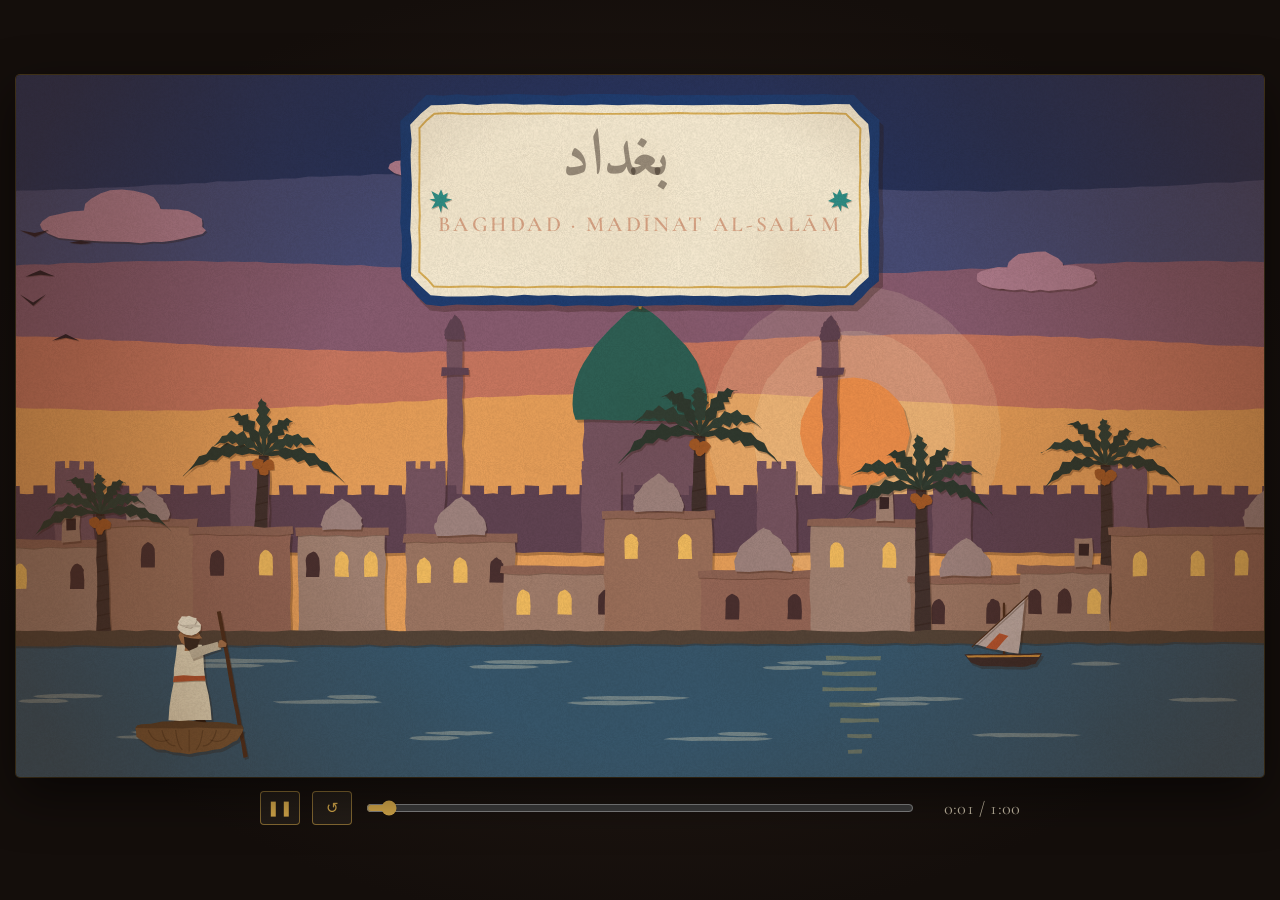
<file: abbasid-golden-age/index.html>
<!DOCTYPE html>
<html lang="en">
<head>
  <meta charset="utf-8">
  <meta name="viewport" content="width=device-width, initial-scale=1">
  <title>Baghdad, City of Peace</title>
  <link rel="preconnect" href="https://fonts.googleapis.com">
  <link rel="preconnect" href="https://fonts.gstatic.com" crossorigin>
  <link href="https://fonts.googleapis.com/css2?family=Amiri:wght@400;700&family=Cormorant+Garamond:ital,wght@0,500;0,600;1,500;1,600&display=swap" rel="stylesheet">
  <link rel="stylesheet" href="style.css">
</head>
<body>
  <main class="wrap">
    <div class="stage">
      <canvas id="stage" aria-label="Animated scenes of daily life in Abbasid Baghdad"></canvas>
    </div>
    <div class="controls">
      <button id="play" type="button" aria-label="Pause">❚❚</button>
      <button id="restart" type="button" aria-label="Restart">↺</button>
      <input id="scrub" type="range" min="0" max="60" step="0.01" value="0" aria-label="Seek">
      <span id="time">0:00 / 1:00</span>
    </div>
  </main>
  <!-- Classic (non-module) scripts so the page runs straight from file:// -->
  <script src="js/paper.js"></script>
  <script src="js/figures.js"></script>
  <script src="js/scenes.js"></script>
  <script src="js/main.js"></script>
</body>
</html>
</file>
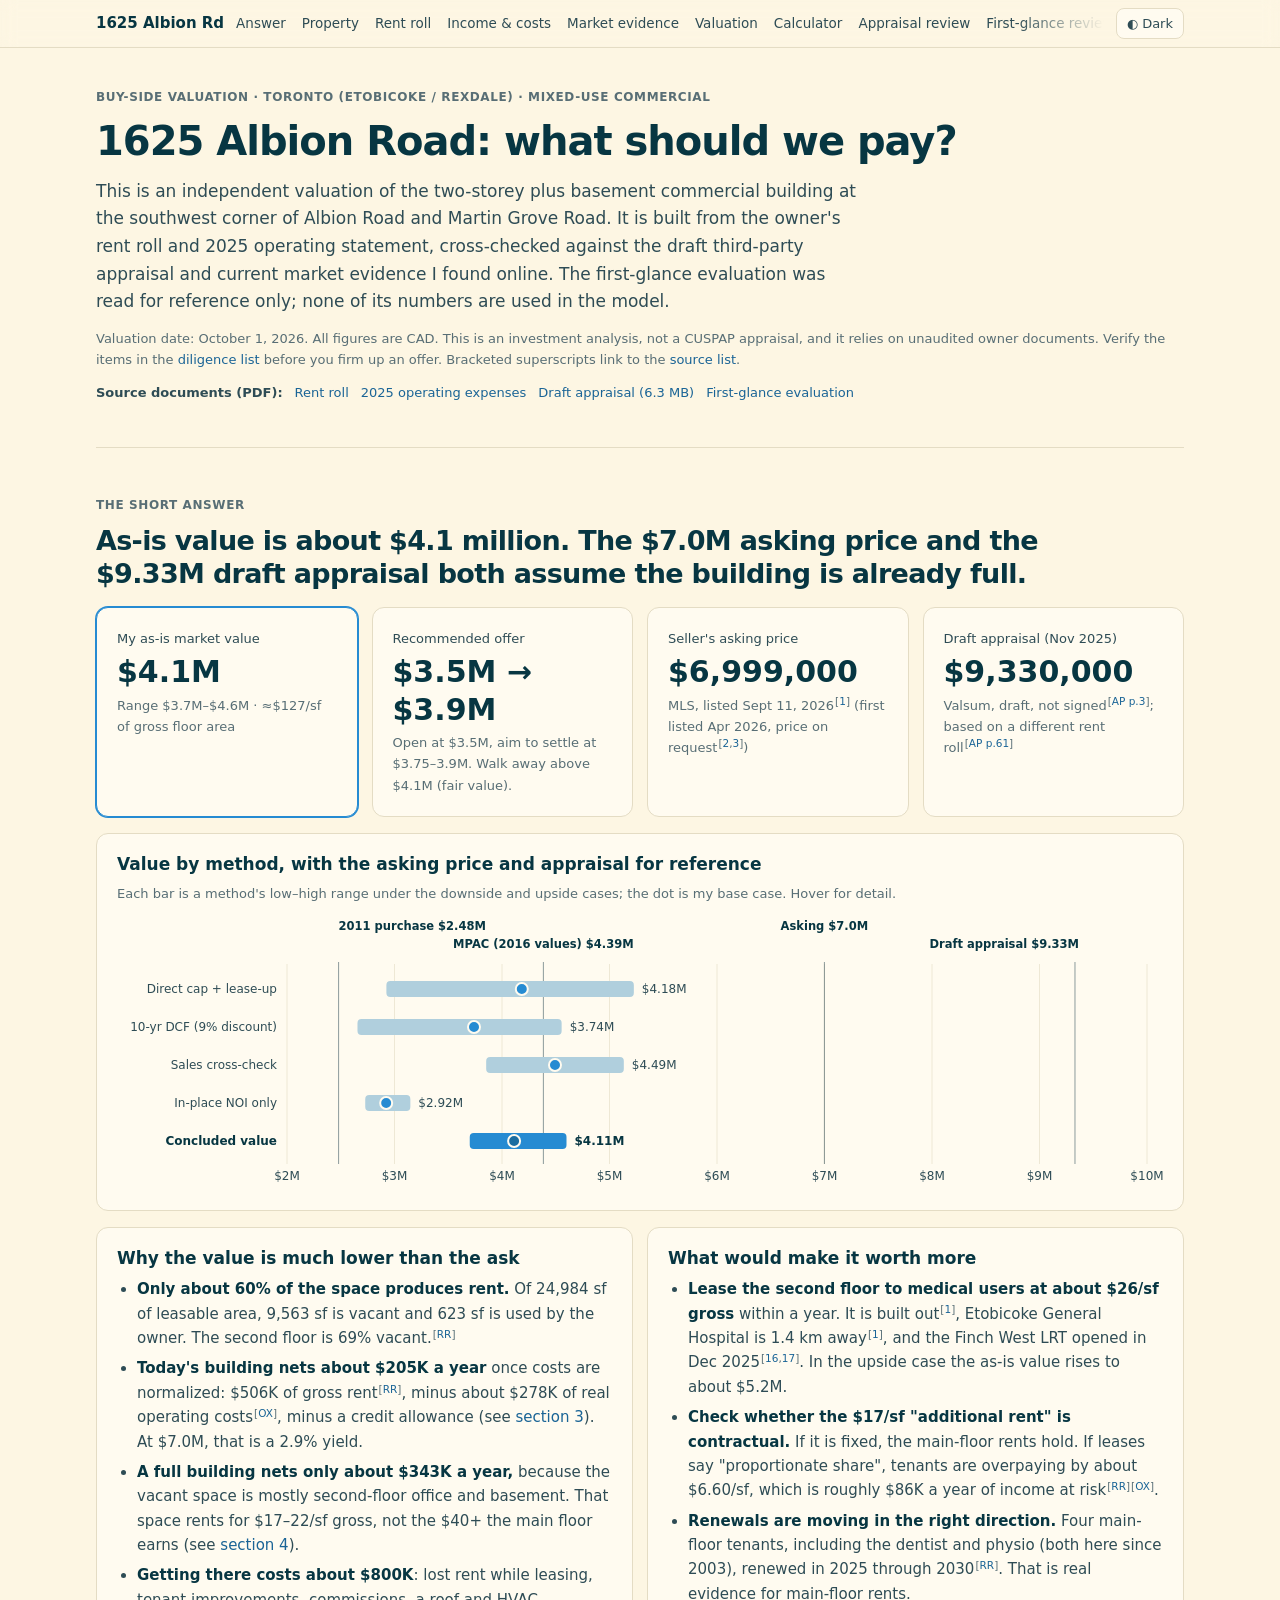
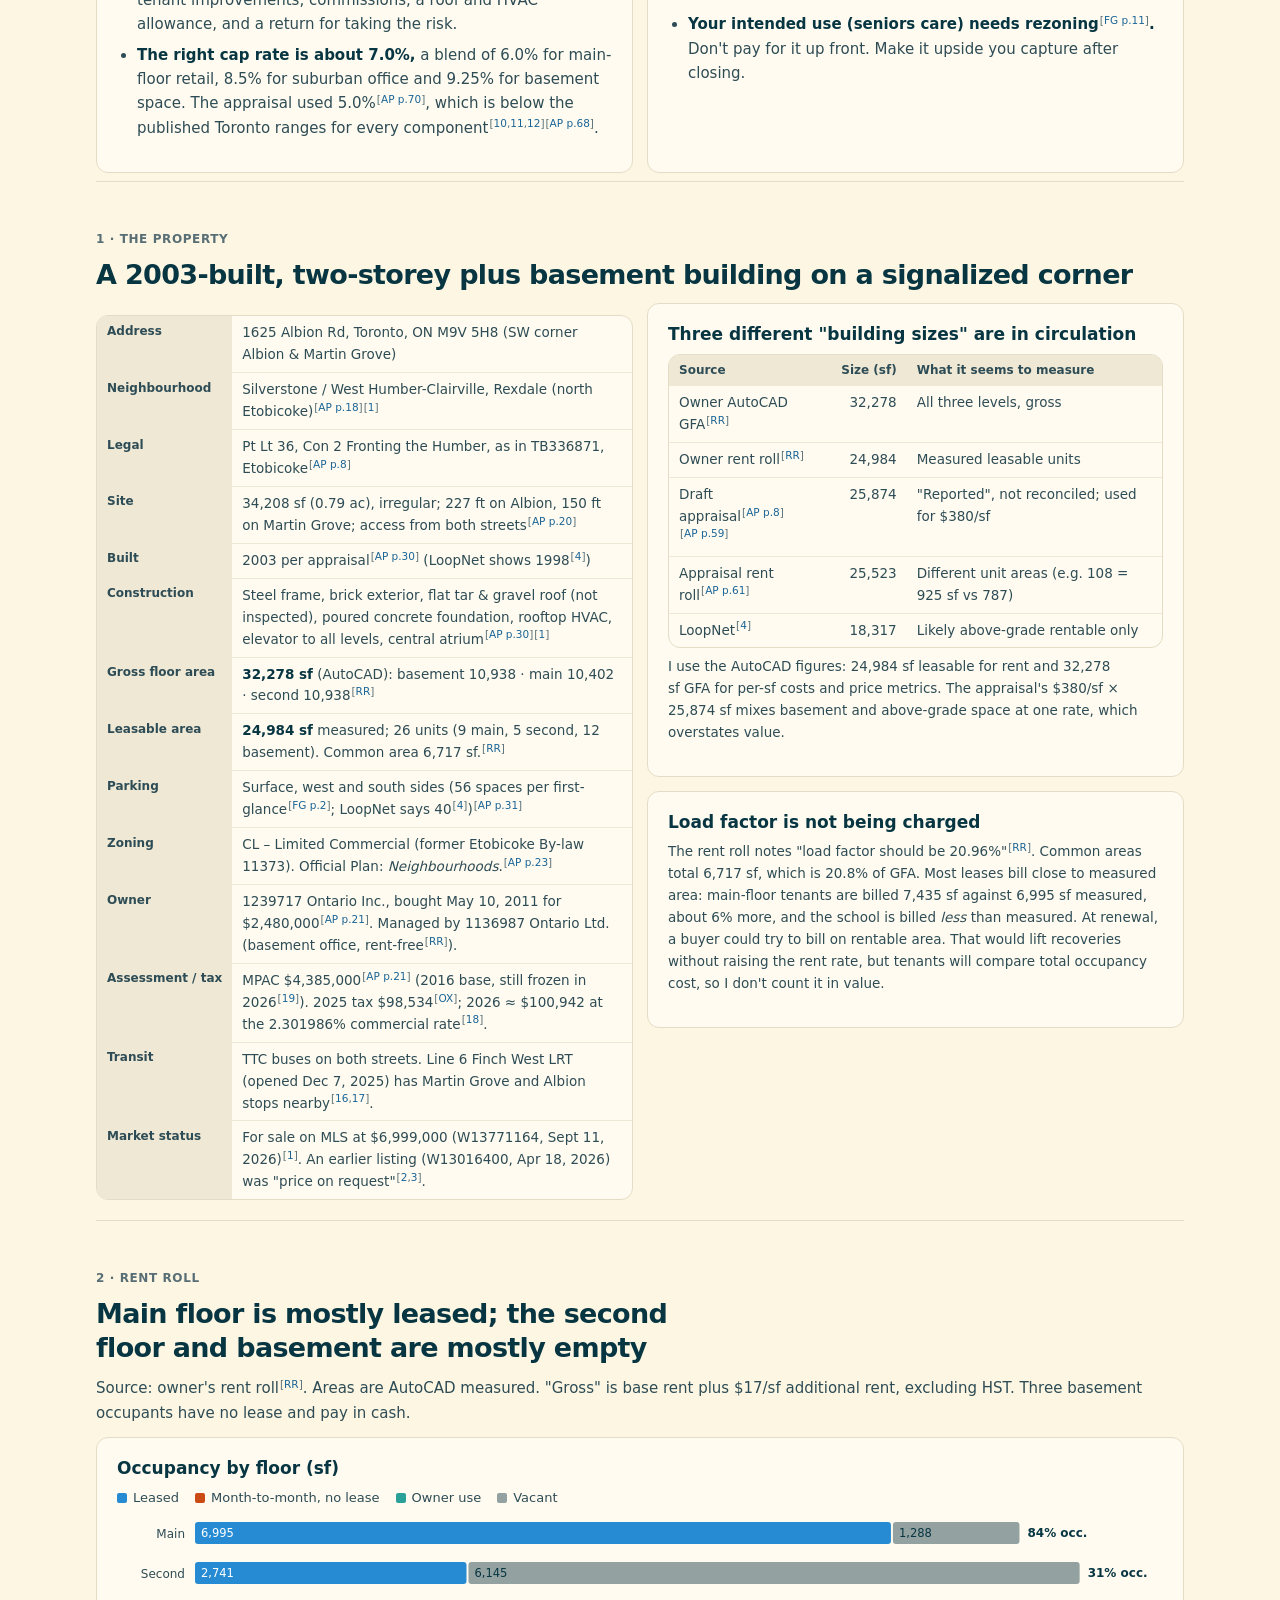
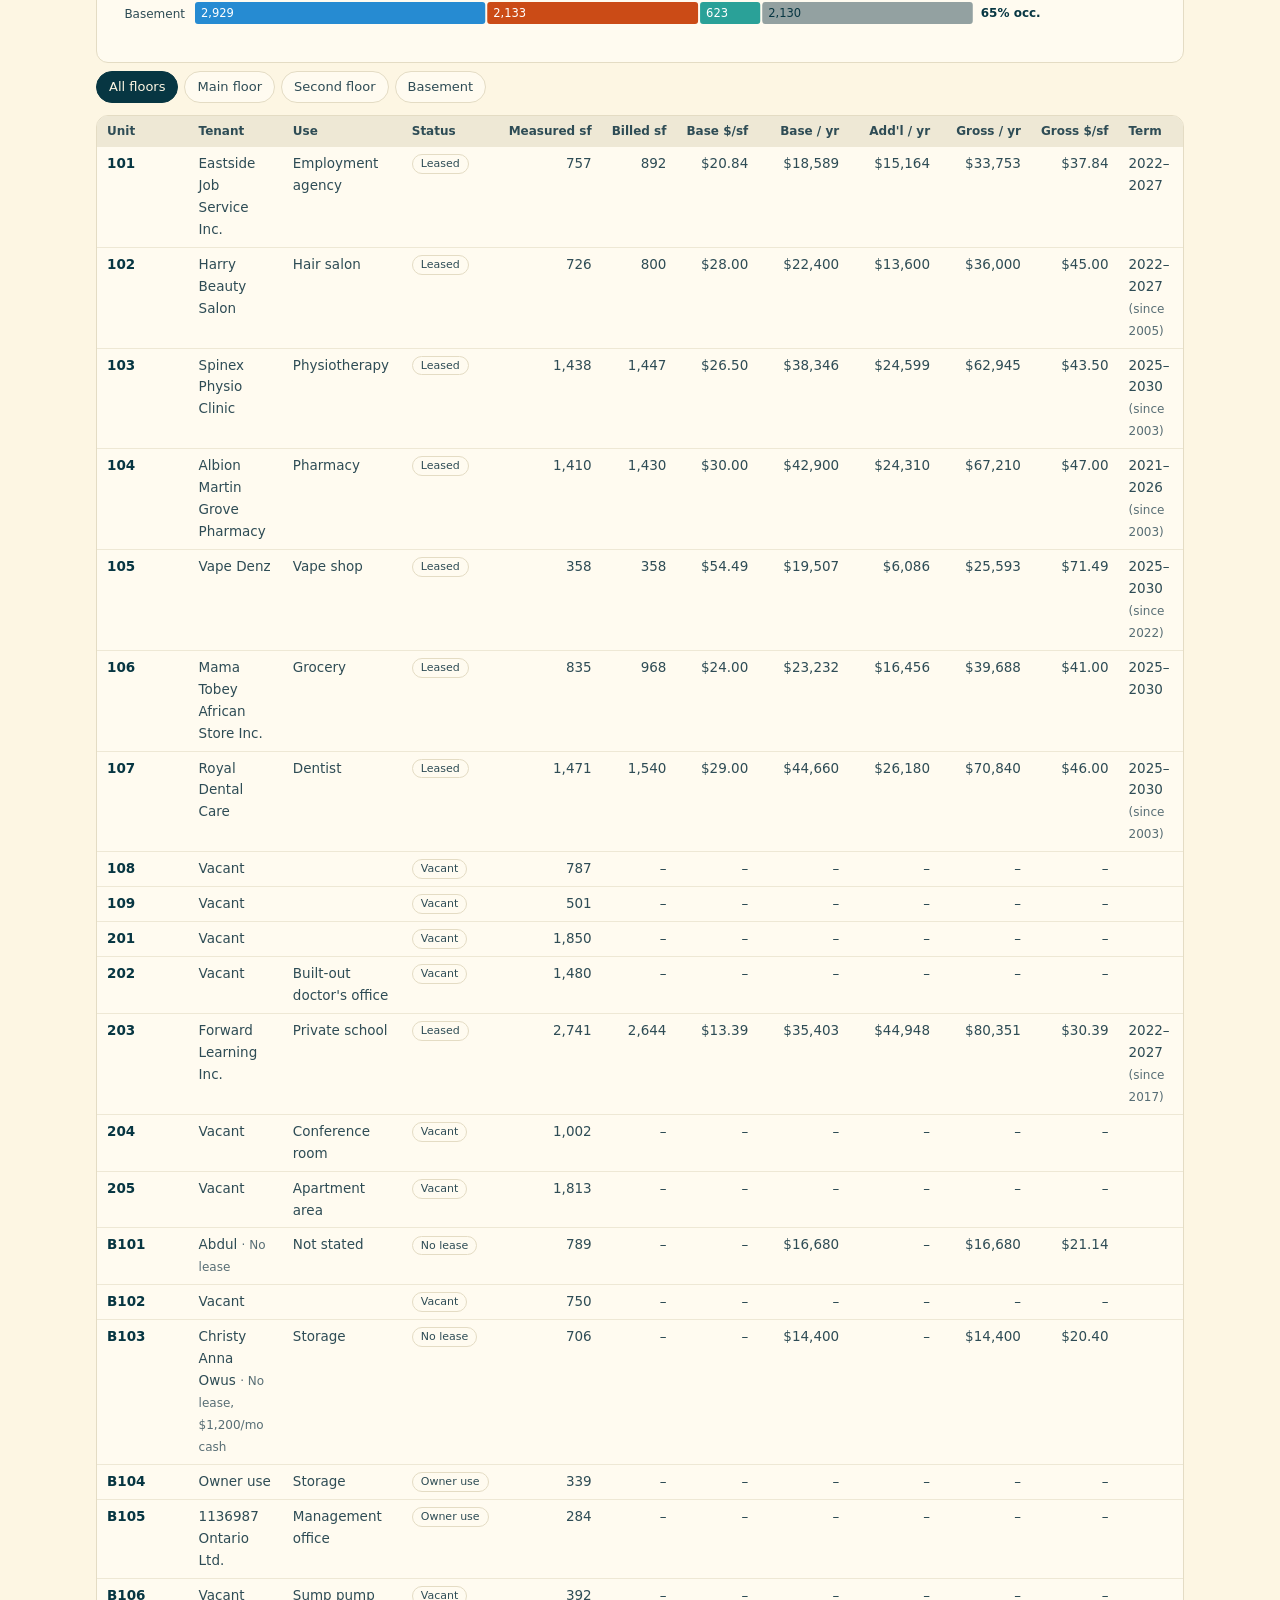
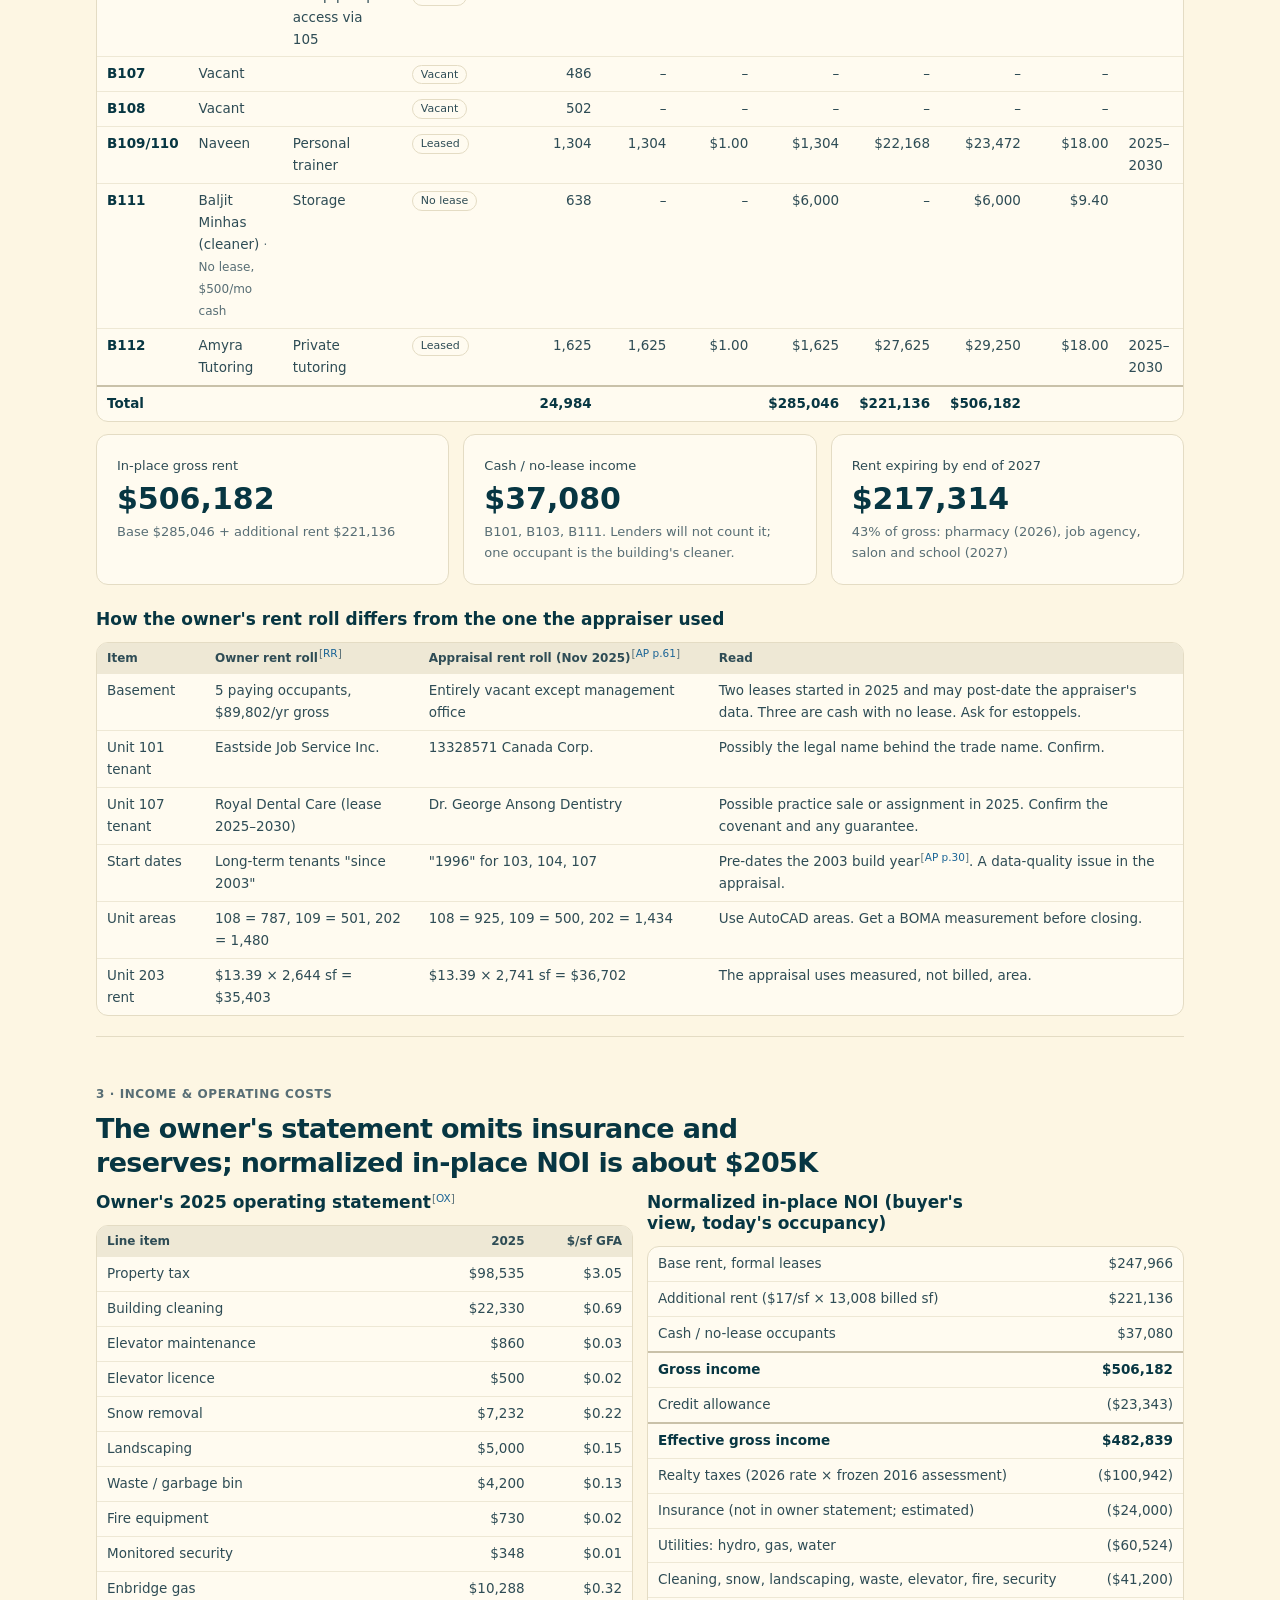
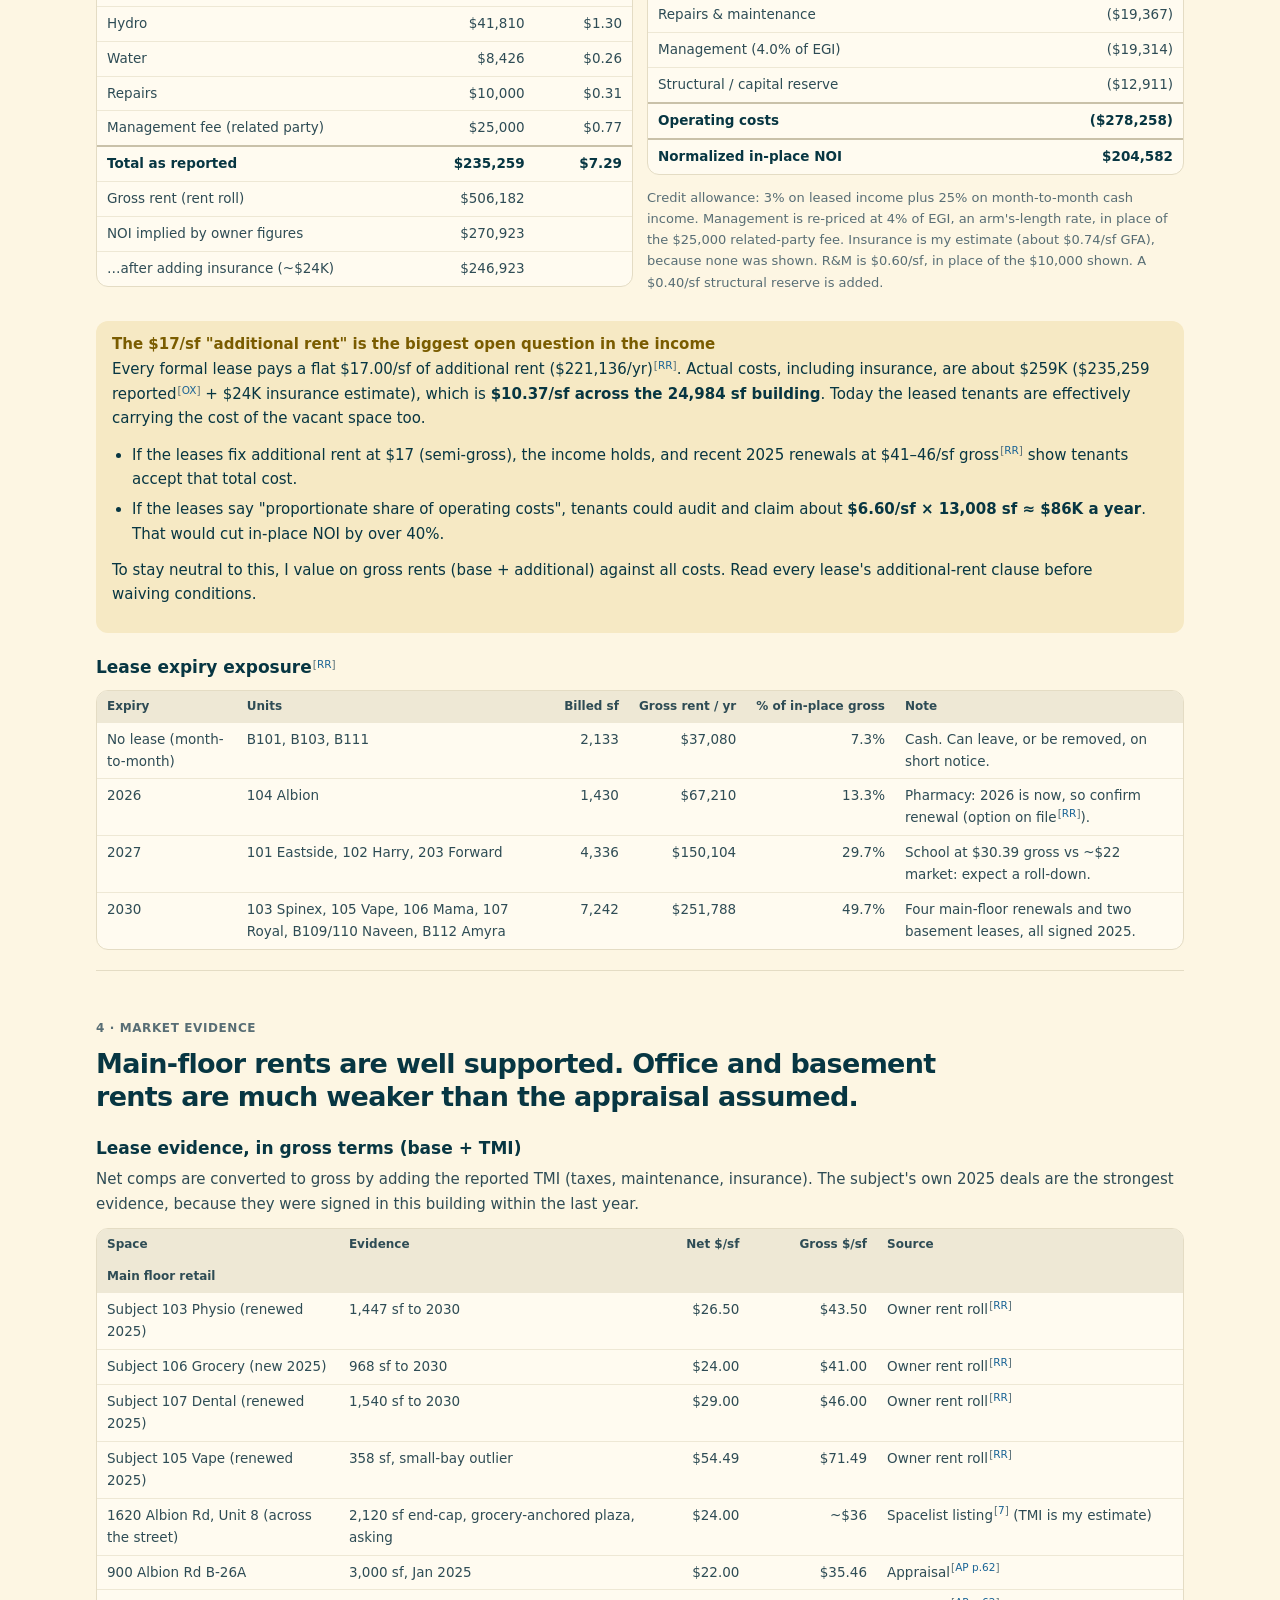
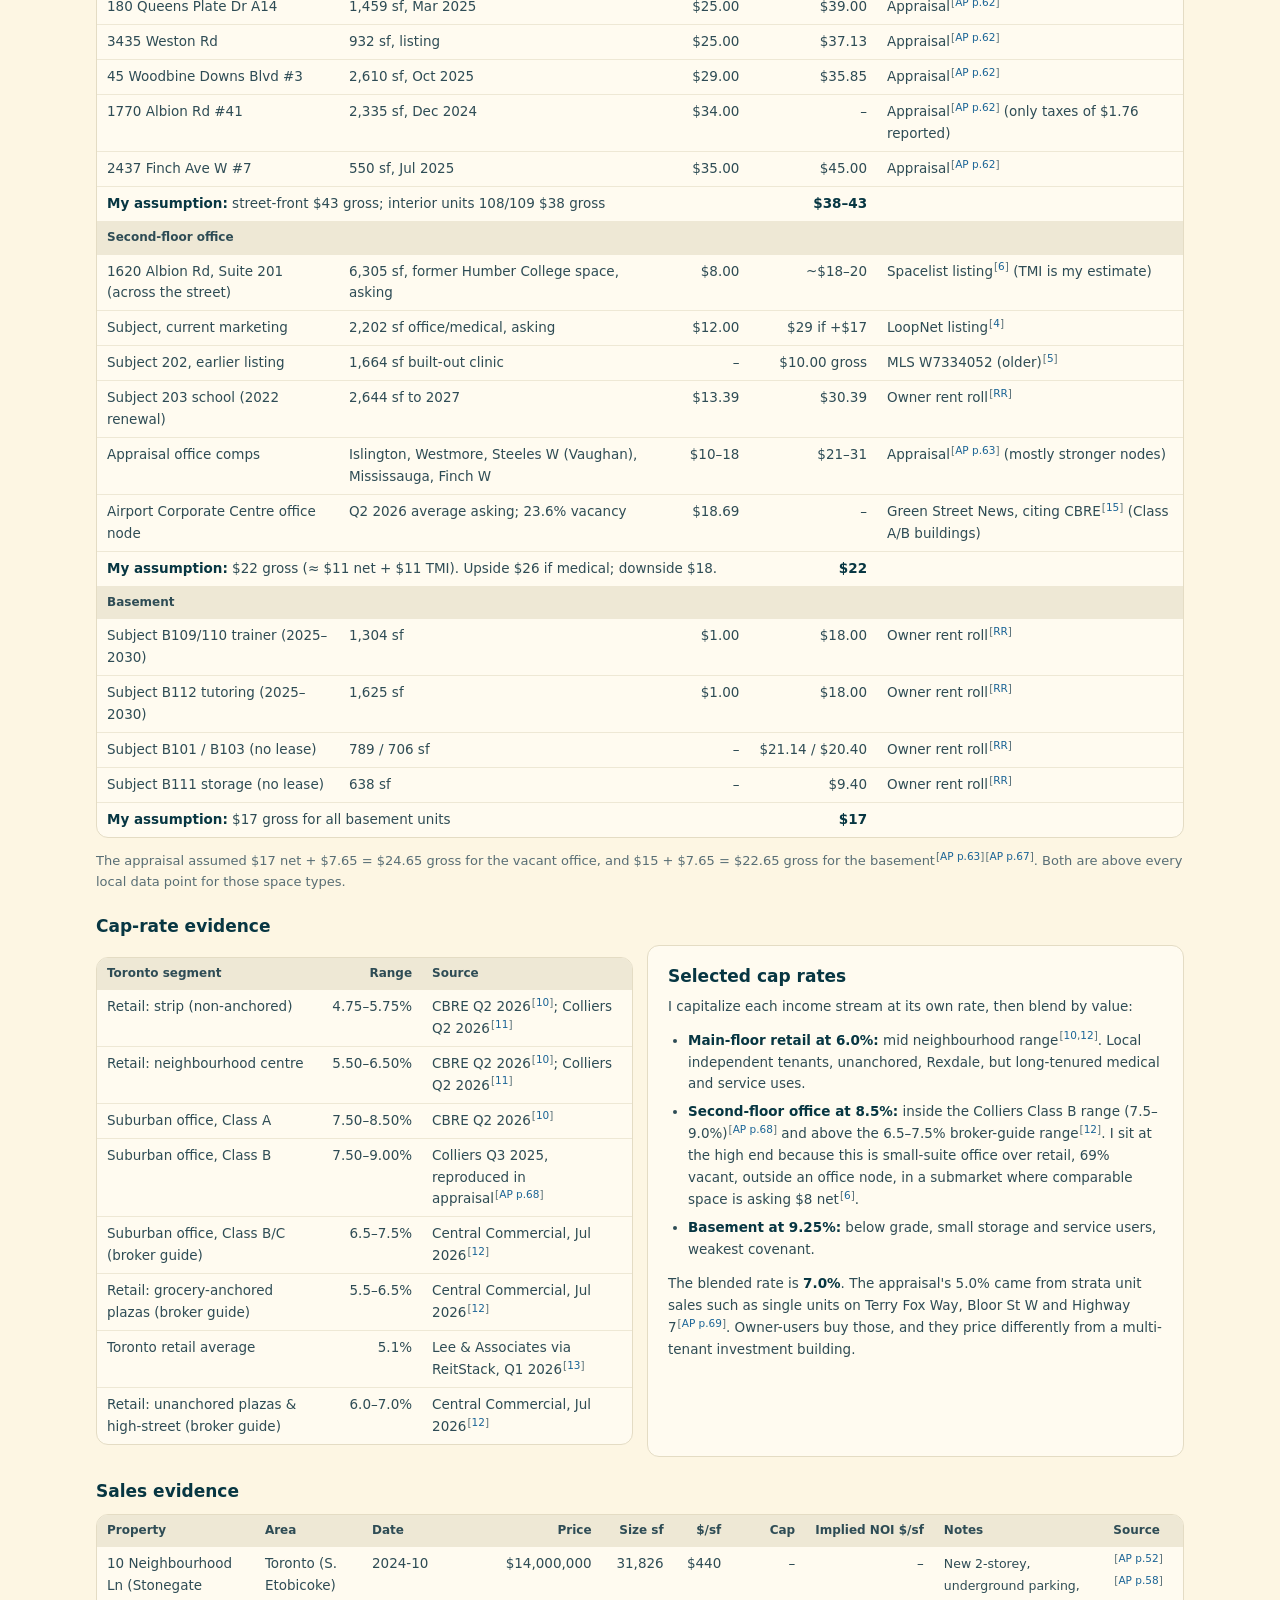
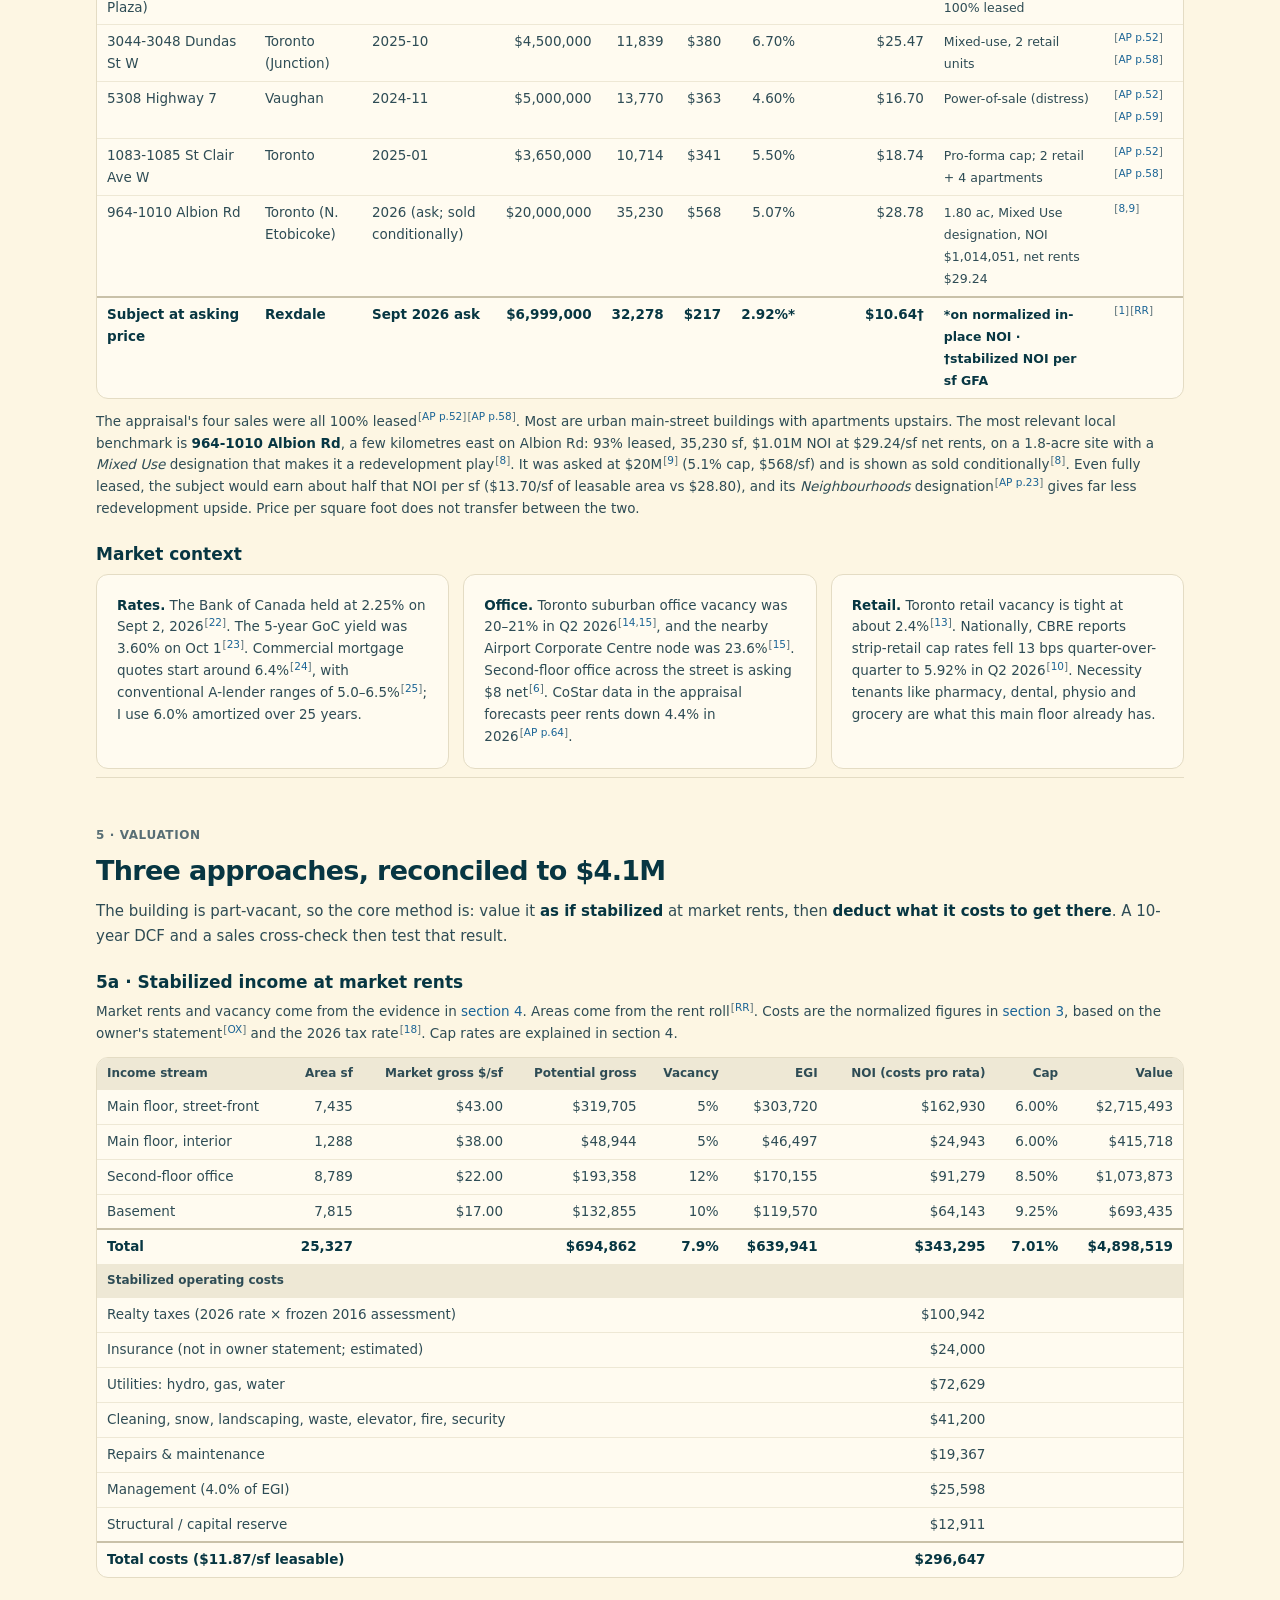
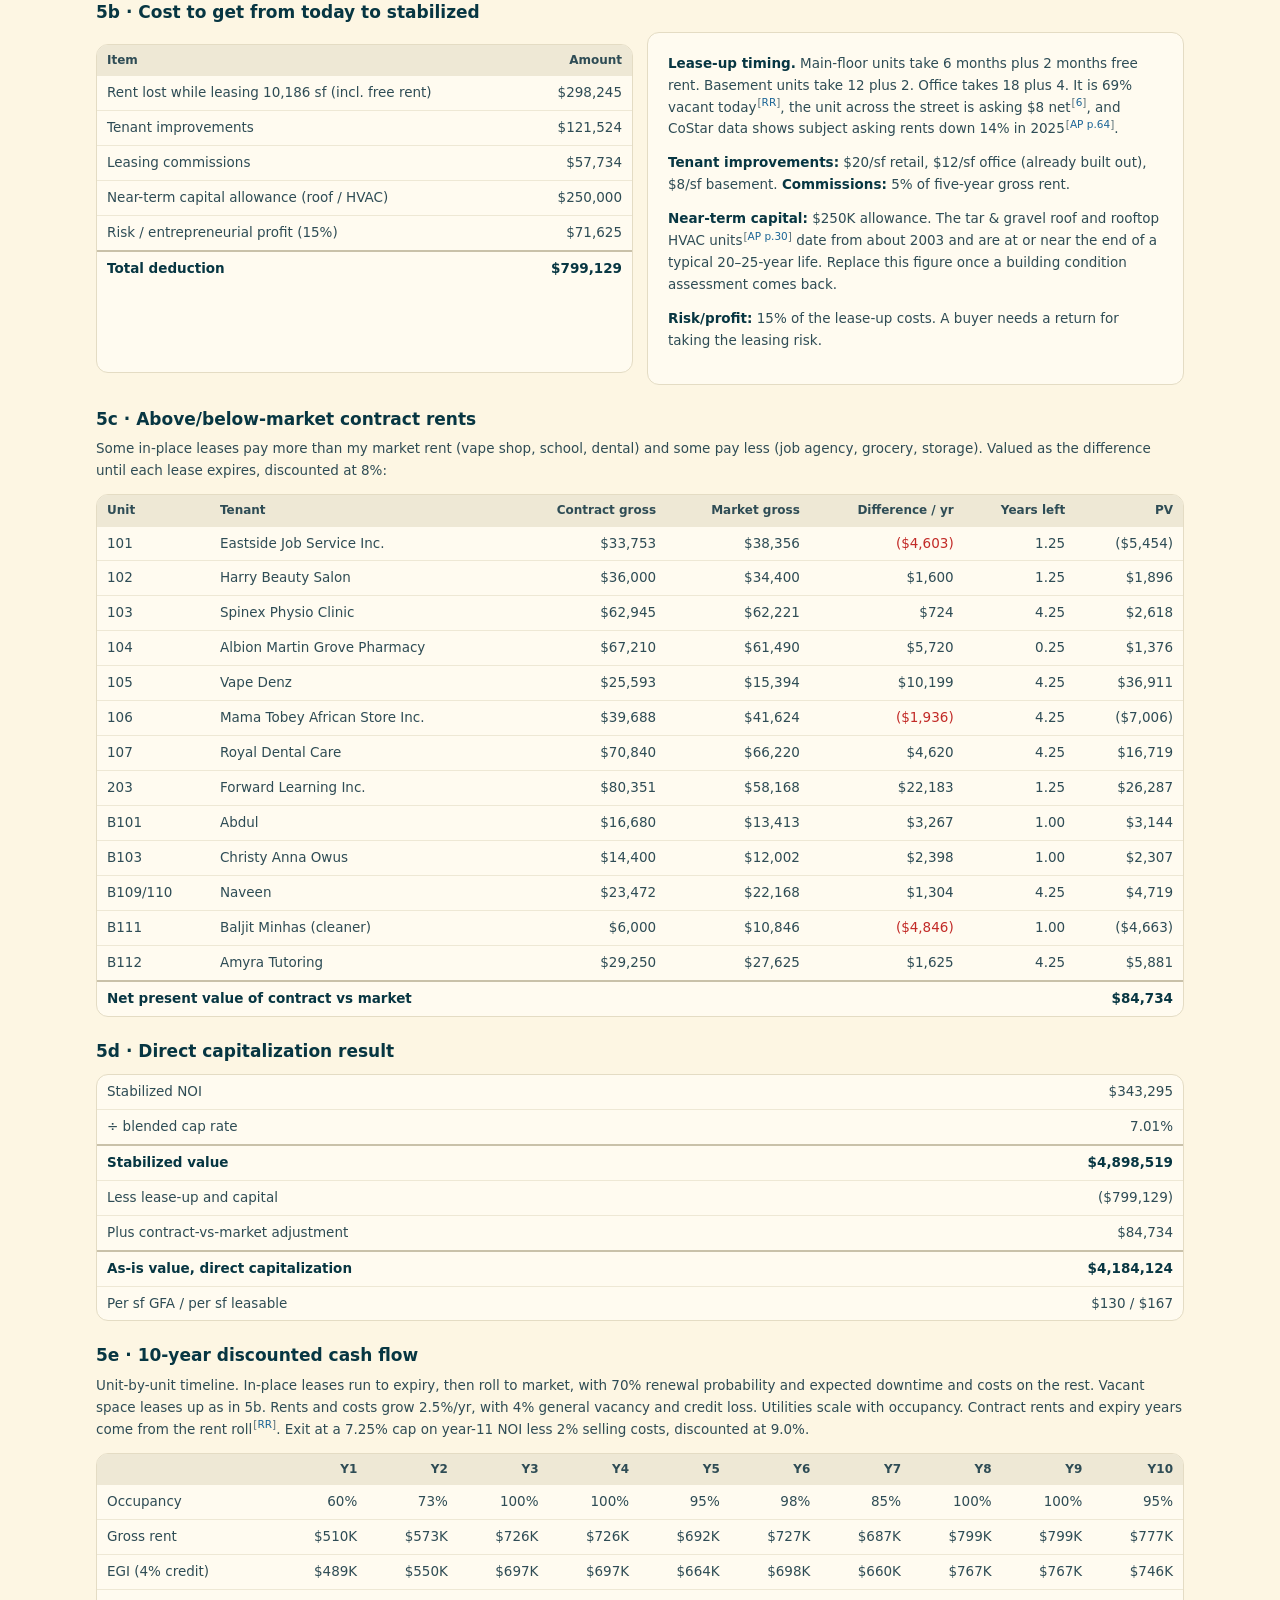
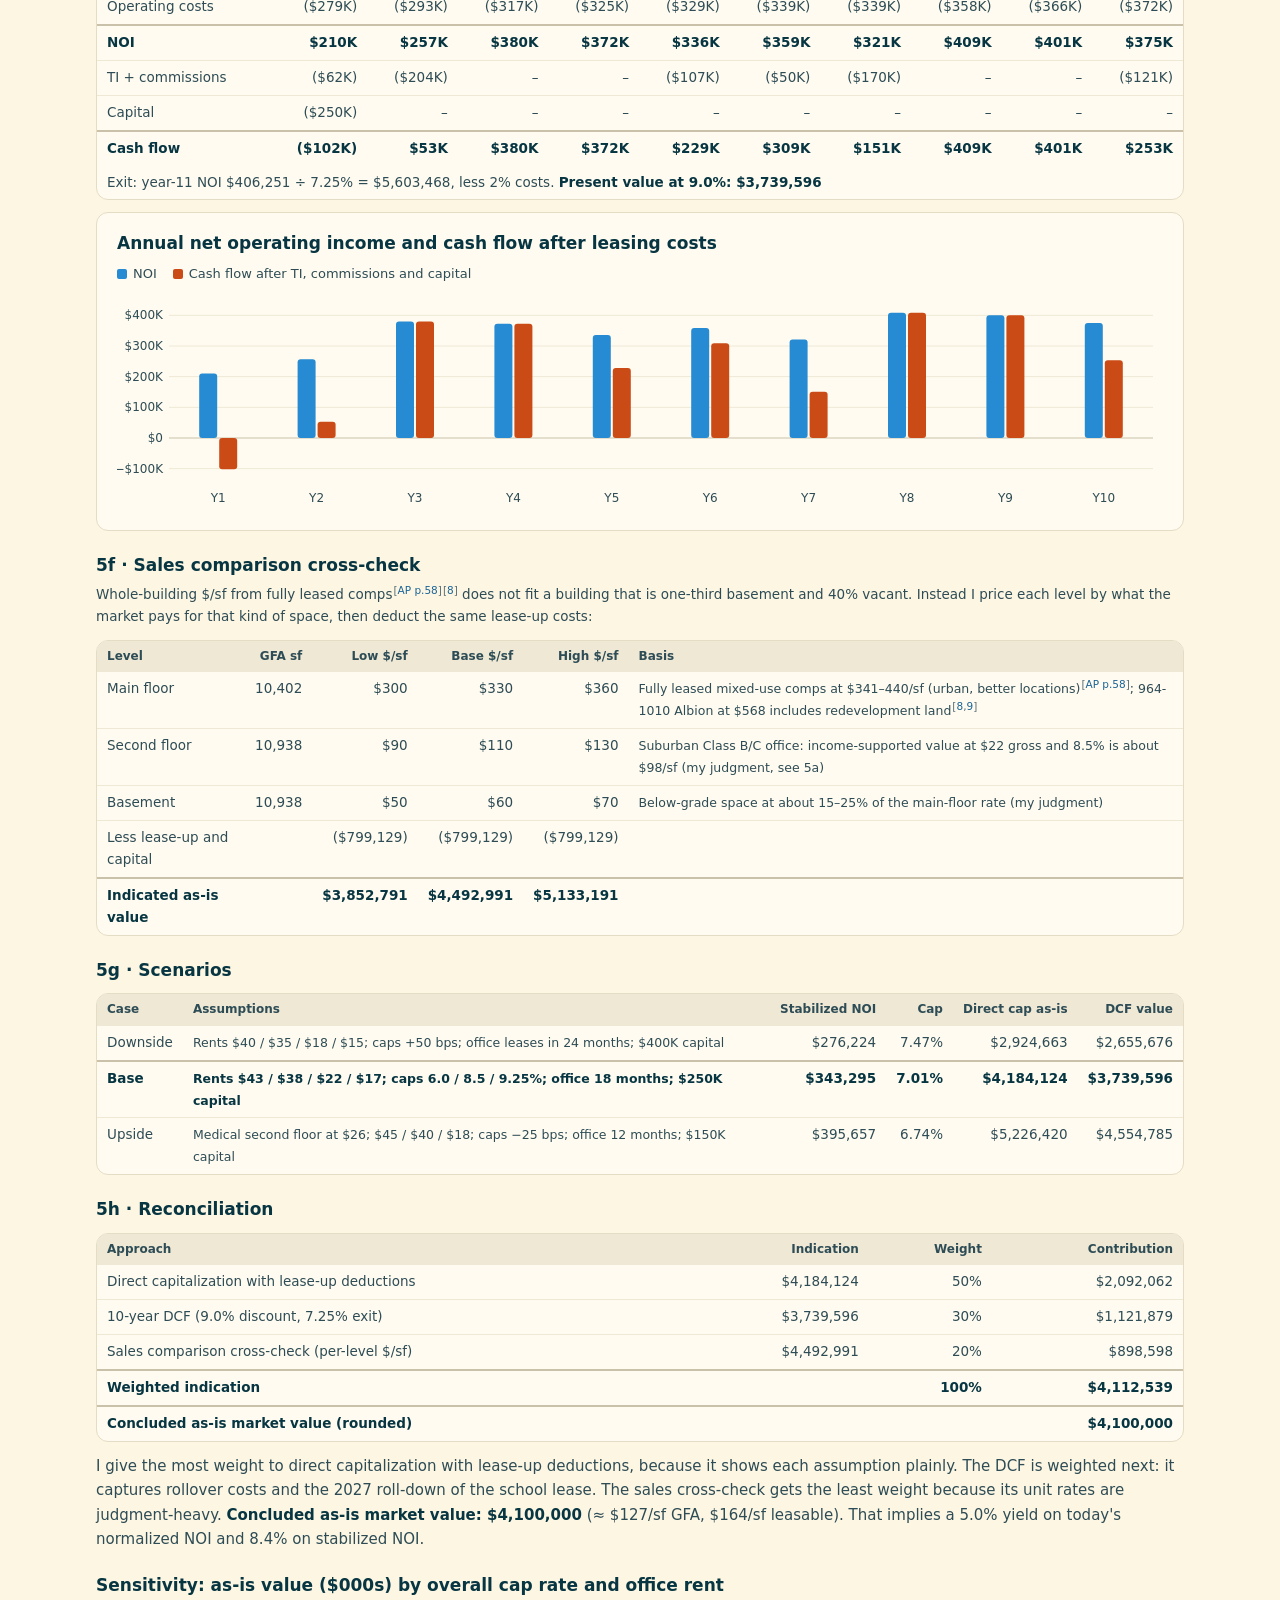
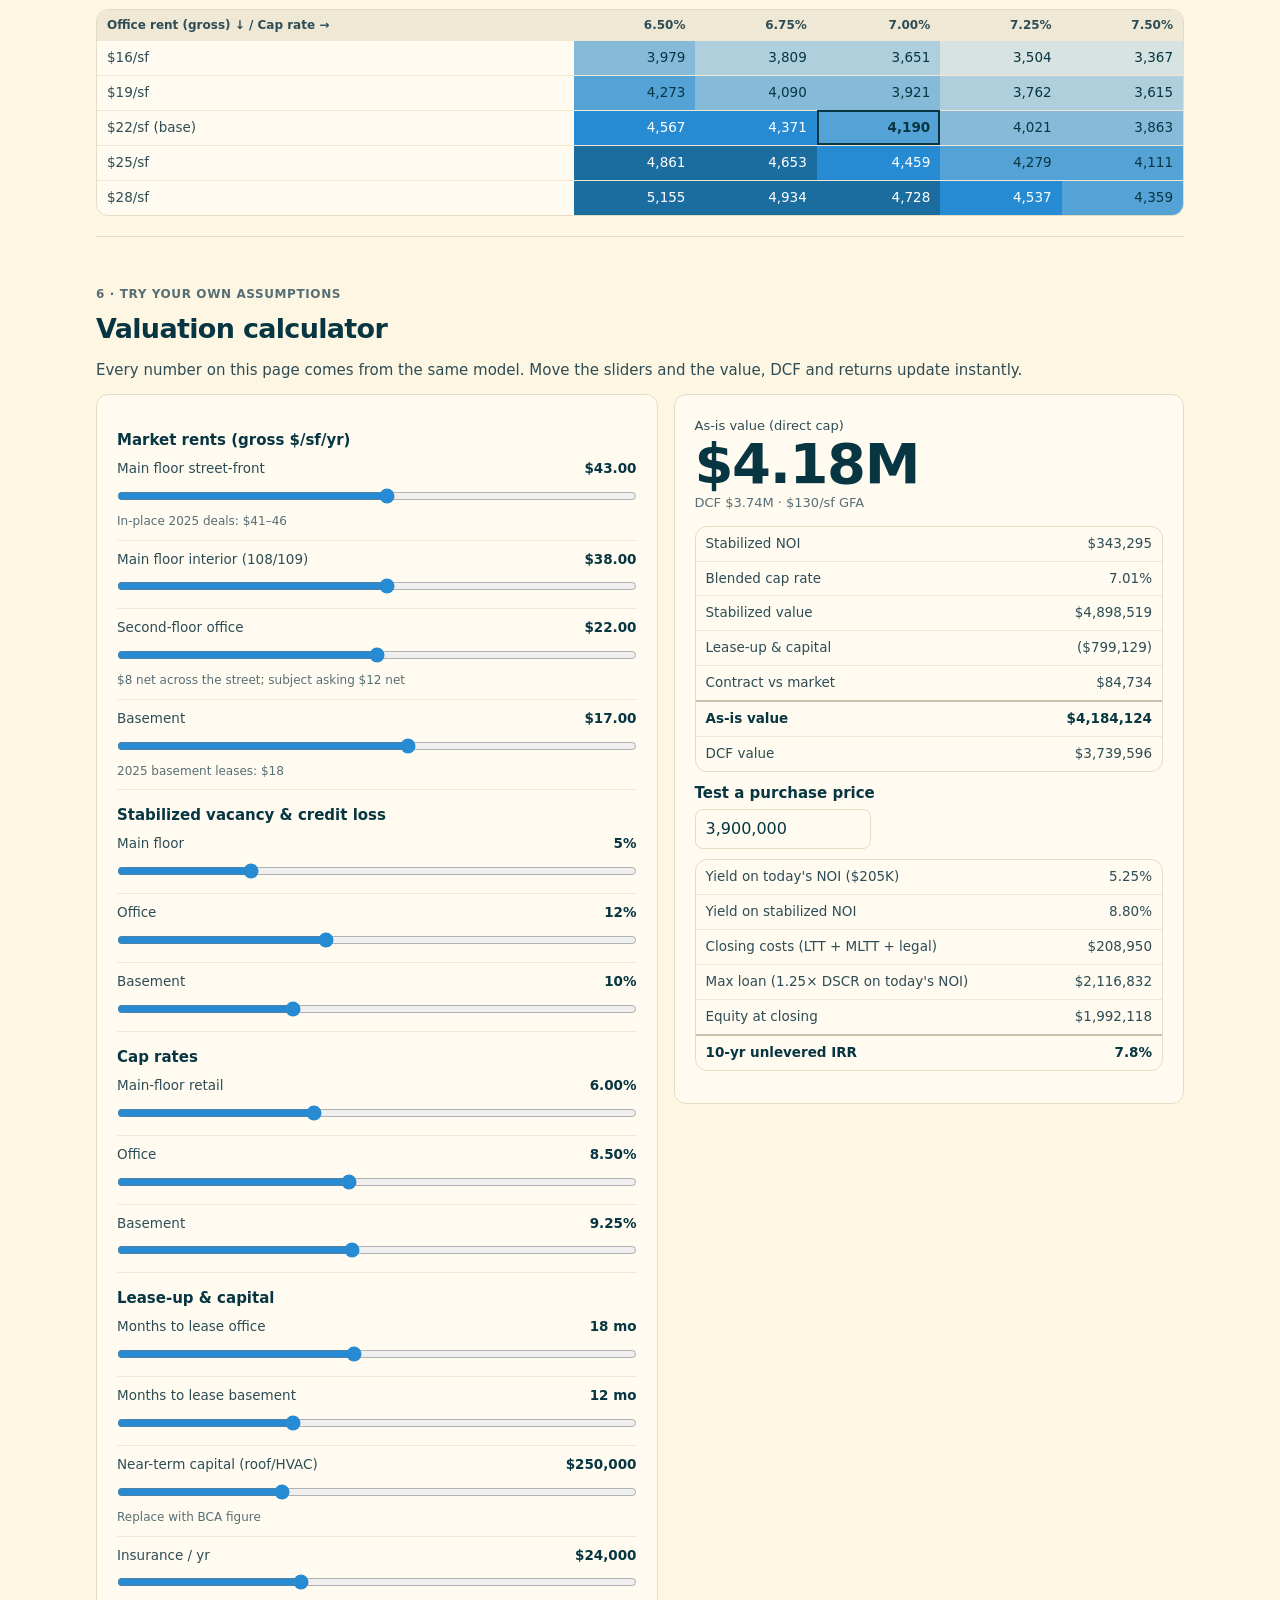
<file: albion-valuation/index.html>
<!doctype html>
<html lang="en">
<head>
<meta charset="utf-8">
<meta name="viewport" content="width=device-width, initial-scale=1, viewport-fit=cover">
<meta name="theme-color" content="#fdf6e3">
<title>1625 Albion Road Valuation</title>
<meta name="description" content="Independent buy-side valuation of 1625 Albion Road, Toronto: a two-storey plus basement mixed-use building at Albion & Martin Grove. Rent roll, operating costs, market evidence, income and DCF valuation, appraisal review and offer strategy.">
<link rel="icon" href="data:image/svg+xml,%3Csvg xmlns='http://www.w3.org/2000/svg' viewBox='0 0 32 32'%3E%3Crect x='5' y='4' width='22' height='24' rx='2' fill='%232a78d6'/%3E%3Crect x='9' y='8' width='5' height='4' fill='%23fff'/%3E%3Crect x='18' y='8' width='5' height='4' fill='%23fff'/%3E%3Crect x='9' y='15' width='5' height='4' fill='%23fff'/%3E%3Crect x='18' y='15' width='5' height='4' fill='%23fff'/%3E%3Crect x='13' y='22' width='6' height='6' fill='%23fff'/%3E%3C/svg%3E">
<link rel="stylesheet" href="assets/tailwind.css">
<script>try{if(localStorage.getItem("albion-theme")==="dark")document.documentElement.classList.add("dark")}catch(e){}</script>
</head>
<body>
<nav class="sticky top-0 z-20 bg-page/95 backdrop-blur border-b border-line" aria-label="Sections">
  <div class="max-w-page mx-auto flex items-center gap-3 px-4 py-2">
    <span class="font-bold text-ink whitespace-nowrap text-[14px] sm:text-[15px]">1625 Albion Rd</span>
    <div class="no-scrollbar flex-1 min-w-0 overflow-x-auto flex gap-4 [mask-image:linear-gradient(to_right,#000_90%,transparent)]">
      <a class="navlink" href="#answer">Answer</a>
      <a class="navlink" href="#property">Property</a>
      <a class="navlink" href="#rentroll">Rent roll</a>
      <a class="navlink" href="#expenses">Income &amp; costs</a>
      <a class="navlink" href="#market">Market evidence</a>
      <a class="navlink" href="#valuation">Valuation</a>
      <a class="navlink" href="#calculator">Calculator</a>
      <a class="navlink" href="#appraisal">Appraisal review</a>
      <a class="navlink" href="#firstglance">First-glance review</a>
      <a class="navlink" href="#offer">Offer &amp; diligence</a>
      <a class="navlink" href="#sources">Sources</a>
    </div>
    <button id="themeBtn" type="button" class="shrink-0 rounded-lg border border-line bg-surface text-ink2 text-[13px] px-2.5 py-1" aria-label="Switch to Solarized dark" aria-pressed="false"><span aria-hidden="true">◐</span><span class="hidden sm:inline"> <span id="themeLabel">Dark</span></span></button>
  </div>
</nav>

<main class="max-w-page mx-auto px-4 pb-20">
<header class="pt-8 pb-6 sm:pt-10 sm:pb-8">
  <div class="eyebrow">Buy-side valuation · Toronto (Etobicoke / Rexdale) · mixed-use commercial</div>
  <h1>1625 Albion Road: what should we pay?</h1>
  <p class="lede">This is an independent valuation of the two-storey plus basement commercial building at the southwest corner of Albion Road and Martin Grove Road. It is built from the owner's rent roll and 2025 operating statement, cross-checked against the draft third-party appraisal and current market evidence I found online. The first-glance evaluation was read for reference only; none of its numbers are used in the model.</p>
  <p class="text-[13px] text-muted">Valuation date: October 1, 2026. All figures are CAD. This is an investment analysis, not a CUSPAP appraisal, and it relies on unaudited owner documents. Verify the items in the <a href="#offer">diligence list</a> before you firm up an offer. Bracketed superscripts link to the <a href="#sources">source list</a>.</p>
  <p class="text-[13px] text-muted flex flex-wrap gap-x-3 gap-y-1"><span class="font-semibold text-ink2">Source documents (PDF):</span><a href="docs/rent-roll.pdf" target="_blank" rel="noopener">Rent roll</a><a href="docs/operating-expenses-2025.pdf" target="_blank" rel="noopener">2025 operating expenses</a><a href="docs/draft-appraisal-valsum-2025.pdf" target="_blank" rel="noopener">Draft appraisal (6.3 MB)</a><a href="docs/first-glance-evaluation.pdf" target="_blank" rel="noopener">First-glance evaluation</a></p>
</header>

<!-- ============================================================ ANSWER -->
<section id="answer">
  <div class="eyebrow">The short answer</div>
  <h2>As-is value is about $4.1 million. The $7.0M asking price and the $9.33M draft appraisal both assume the building is already full.</h2>
  <div class="grid gap-3.5 grid-cols-1 sm:grid-cols-2 lg:grid-cols-4 my-4">
    <div class="card tile border-accent ring-1 ring-accent"><div class="label">My as-is market value</div><div class="value">$4.1M</div><div class="sub">Range $3.7M–$4.6M · ≈$127/sf of gross floor area</div></div>
    <div class="card tile"><div class="label">Recommended offer</div><div class="value">$3.5M → $3.9M</div><div class="sub">Open at $3.5M, aim to settle at $3.75–3.9M. Walk away above $4.1M (fair value).</div></div>
    <div class="card tile"><div class="label">Seller's asking price</div><div class="value">$6,999,000</div><div class="sub">MLS, listed Sept 11, 2026<sup class="cite">[<a href="#r1">1</a>]</sup> (first listed Apr 2026, price on request<sup class="cite">[<a href="#r2">2</a>,<a href="#r3">3</a>]</sup>)</div></div>
    <div class="card tile"><div class="label">Draft appraisal (Nov 2025)</div><div class="value">$9,330,000</div><div class="sub">Valsum, draft, not signed<sup class="cite">[<a href="docs/draft-appraisal-valsum-2025.pdf#page=3" target="_blank" rel="noopener" title="Draft appraisal, page 3 (PDF)">AP p.3</a>]</sup>; based on a different rent roll<sup class="cite">[<a href="docs/draft-appraisal-valsum-2025.pdf#page=61" target="_blank" rel="noopener" title="Draft appraisal, page 61 (PDF)">AP p.61</a>]</sup></div></div>
  </div>

  <div class="card">
    <h3 class="mt-0">Value by method, with the asking price and appraisal for reference</h3>
    <p class="text-[13px] text-muted" >Each bar is a method's low–high range under the downside and upside cases; the dot is my base case. Hover for detail.</p>
    <div id="footballChart"></div>
  </div>

  <div class="grid gap-3.5 grid-cols-1 md:grid-cols-2 mt-4">
    <div class="card">
      <h3 class="mt-0">Why the value is much lower than the ask</h3>
      <ul>
        <li><b>Only about 60% of the space produces rent.</b> Of 24,984 sf of leasable area, 9,563 sf is vacant and 623 sf is used by the owner. The second floor is 69% vacant.<sup class="cite">[<a href="docs/rent-roll.pdf" target="_blank" rel="noopener" title="Rent roll (PDF)">RR</a>]</sup></li>
        <li><b>Today's building nets about $205K a year</b> once costs are normalized: $506K of gross rent<sup class="cite">[<a href="docs/rent-roll.pdf" target="_blank" rel="noopener" title="Rent roll (PDF)">RR</a>]</sup>, minus about $278K of real operating costs<sup class="cite">[<a href="docs/operating-expenses-2025.pdf" target="_blank" rel="noopener" title="2025 operating expenses (PDF)">OX</a>]</sup>, minus a credit allowance (see <a href="#expenses">section 3</a>). At $7.0M, that is a 2.9% yield.</li>
        <li><b>A full building nets only about $343K a year,</b> because the vacant space is mostly second-floor office and basement. That space rents for $17–22/sf gross, not the $40+ the main floor earns (see <a href="#market">section 4</a>).</li>
        <li><b>Getting there costs about $800K</b>: lost rent while leasing, tenant improvements, commissions, a roof and HVAC allowance, and a return for taking the risk.</li>
        <li><b>The right cap rate is about 7.0%,</b> a blend of 6.0% for main-floor retail, 8.5% for suburban office and 9.25% for basement space. The appraisal used 5.0%<sup class="cite">[<a href="docs/draft-appraisal-valsum-2025.pdf#page=70" target="_blank" rel="noopener" title="Draft appraisal, page 70 (PDF)">AP p.70</a>]</sup>, which is below the published Toronto ranges for every component<sup class="cite">[<a href="#r10">10</a>,<a href="#r11">11</a>,<a href="#r12">12</a>]</sup><sup class="cite">[<a href="docs/draft-appraisal-valsum-2025.pdf#page=68" target="_blank" rel="noopener" title="Draft appraisal, page 68 (PDF)">AP p.68</a>]</sup>.</li>
      </ul>
    </div>
    <div class="card">
      <h3 class="mt-0">What would make it worth more</h3>
      <ul>
        <li><b>Lease the second floor to medical users at about $26/sf gross</b> within a year. It is built out<sup class="cite">[<a href="#r1">1</a>]</sup>, Etobicoke General Hospital is 1.4 km away<sup class="cite">[<a href="#r1">1</a>]</sup>, and the Finch West LRT opened in Dec 2025<sup class="cite">[<a href="#r16">16</a>,<a href="#r17">17</a>]</sup>. In the upside case the as-is value rises to about $5.2M.</li>
        <li><b>Check whether the $17/sf "additional rent" is contractual.</b> If it is fixed, the main-floor rents hold. If leases say "proportionate share", tenants are overpaying by about $6.60/sf, which is roughly $86K a year of income at risk<sup class="cite">[<a href="docs/rent-roll.pdf" target="_blank" rel="noopener" title="Rent roll (PDF)">RR</a>]</sup><sup class="cite">[<a href="docs/operating-expenses-2025.pdf" target="_blank" rel="noopener" title="2025 operating expenses (PDF)">OX</a>]</sup>.</li>
        <li><b>Renewals are moving in the right direction.</b> Four main-floor tenants, including the dentist and physio (both here since 2003), renewed in 2025 through 2030<sup class="cite">[<a href="docs/rent-roll.pdf" target="_blank" rel="noopener" title="Rent roll (PDF)">RR</a>]</sup>. That is real evidence for main-floor rents.</li>
        <li><b>Your intended use (seniors care) needs rezoning<sup class="cite">[<a href="docs/first-glance-evaluation.pdf#page=11" target="_blank" rel="noopener" title="First-glance evaluation, page 11 (PDF)">FG p.11</a>]</sup>.</b> Don't pay for it up front. Make it upside you capture after closing.</li>
      </ul>
    </div>
  </div>
</section>

<!-- ============================================================ PROPERTY -->
<section id="property">
  <div class="eyebrow">1 · The property</div>
  <h2>A 2003-built, two-storey plus basement building on a signalized corner</h2>
  <div class="grid gap-3.5 grid-cols-1 md:grid-cols-2">
    <div class="tbl"><table>
      <tbody>
        <tr><th>Address</th><td>1625 Albion Rd, Toronto, ON M9V 5H8 (SW corner Albion &amp; Martin Grove)</td></tr>
        <tr><th>Neighbourhood</th><td>Silverstone / West Humber-Clairville, Rexdale (north Etobicoke)<sup class="cite">[<a href="docs/draft-appraisal-valsum-2025.pdf#page=18" target="_blank" rel="noopener" title="Draft appraisal, page 18 (PDF)">AP p.18</a>]</sup><sup class="cite">[<a href="#r1">1</a>]</sup></td></tr>
        <tr><th>Legal</th><td>Pt Lt 36, Con 2 Fronting the Humber, as in TB336871, Etobicoke<sup class="cite">[<a href="docs/draft-appraisal-valsum-2025.pdf#page=8" target="_blank" rel="noopener" title="Draft appraisal, page 8 (PDF)">AP p.8</a>]</sup></td></tr>
        <tr><th>Site</th><td>34,208 sf (0.79 ac), irregular; 227 ft on Albion, 150 ft on Martin Grove; access from both streets<sup class="cite">[<a href="docs/draft-appraisal-valsum-2025.pdf#page=20" target="_blank" rel="noopener" title="Draft appraisal, page 20 (PDF)">AP p.20</a>]</sup></td></tr>
        <tr><th>Built</th><td>2003 per appraisal<sup class="cite">[<a href="docs/draft-appraisal-valsum-2025.pdf#page=30" target="_blank" rel="noopener" title="Draft appraisal, page 30 (PDF)">AP p.30</a>]</sup> (LoopNet shows 1998<sup class="cite">[<a href="#r4">4</a>]</sup>)</td></tr>
        <tr><th>Construction</th><td>Steel frame, brick exterior, flat tar &amp; gravel roof (not inspected), poured concrete foundation, rooftop HVAC, elevator to all levels, central atrium<sup class="cite">[<a href="docs/draft-appraisal-valsum-2025.pdf#page=30" target="_blank" rel="noopener" title="Draft appraisal, page 30 (PDF)">AP p.30</a>]</sup><sup class="cite">[<a href="#r1">1</a>]</sup></td></tr>
        <tr><th>Gross floor area</th><td><b>32,278 sf</b> (AutoCAD): basement 10,938 · main 10,402 · second 10,938<sup class="cite">[<a href="docs/rent-roll.pdf" target="_blank" rel="noopener" title="Rent roll (PDF)">RR</a>]</sup></td></tr>
        <tr><th>Leasable area</th><td><b>24,984 sf</b> measured; 26 units (9 main, 5 second, 12 basement). Common area 6,717 sf.<sup class="cite">[<a href="docs/rent-roll.pdf" target="_blank" rel="noopener" title="Rent roll (PDF)">RR</a>]</sup></td></tr>
        <tr><th>Parking</th><td>Surface, west and south sides (56 spaces per first-glance<sup class="cite">[<a href="docs/first-glance-evaluation.pdf#page=2" target="_blank" rel="noopener" title="First-glance evaluation, page 2 (PDF)">FG p.2</a>]</sup>; LoopNet says 40<sup class="cite">[<a href="#r4">4</a>]</sup>)<sup class="cite">[<a href="docs/draft-appraisal-valsum-2025.pdf#page=31" target="_blank" rel="noopener" title="Draft appraisal, page 31 (PDF)">AP p.31</a>]</sup></td></tr>
        <tr><th>Zoning</th><td>CL – Limited Commercial (former Etobicoke By-law 11373). Official Plan: <i>Neighbourhoods</i>.<sup class="cite">[<a href="docs/draft-appraisal-valsum-2025.pdf#page=23" target="_blank" rel="noopener" title="Draft appraisal, page 23 (PDF)">AP p.23</a>]</sup></td></tr>
        <tr><th>Owner</th><td>1239717 Ontario Inc., bought May 10, 2011 for $2,480,000<sup class="cite">[<a href="docs/draft-appraisal-valsum-2025.pdf#page=21" target="_blank" rel="noopener" title="Draft appraisal, page 21 (PDF)">AP p.21</a>]</sup>. Managed by 1136987 Ontario Ltd. (basement office, rent-free<sup class="cite">[<a href="docs/rent-roll.pdf" target="_blank" rel="noopener" title="Rent roll (PDF)">RR</a>]</sup>).</td></tr>
        <tr><th>Assessment / tax</th><td>MPAC $4,385,000<sup class="cite">[<a href="docs/draft-appraisal-valsum-2025.pdf#page=21" target="_blank" rel="noopener" title="Draft appraisal, page 21 (PDF)">AP p.21</a>]</sup> (2016 base, still frozen in 2026<sup class="cite">[<a href="#r19">19</a>]</sup>). 2025 tax $98,534<sup class="cite">[<a href="docs/operating-expenses-2025.pdf" target="_blank" rel="noopener" title="2025 operating expenses (PDF)">OX</a>]</sup>; 2026 ≈ $100,942 at the 2.301986% commercial rate<sup class="cite">[<a href="#r18">18</a>]</sup>.</td></tr>
        <tr><th>Transit</th><td>TTC buses on both streets. Line 6 Finch West LRT (opened Dec 7, 2025) has Martin Grove and Albion stops nearby<sup class="cite">[<a href="#r16">16</a>,<a href="#r17">17</a>]</sup>.</td></tr>
        <tr><th>Market status</th><td>For sale on MLS at $6,999,000 (W13771164, Sept 11, 2026)<sup class="cite">[<a href="#r1">1</a>]</sup>. An earlier listing (W13016400, Apr 18, 2026) was "price on request"<sup class="cite">[<a href="#r2">2</a>,<a href="#r3">3</a>]</sup>.</td></tr>
      </tbody>
    </table></div>
    <div>
      <div class="card">
        <h3 class="mt-0">Three different "building sizes" are in circulation</h3>
        <div class="tbl my-2"><table>
          <thead><tr><th>Source</th><th class="r">Size (sf)</th><th>What it seems to measure</th></tr></thead>
          <tbody>
            <tr><td>Owner AutoCAD GFA<sup class="cite">[<a href="docs/rent-roll.pdf" target="_blank" rel="noopener" title="Rent roll (PDF)">RR</a>]</sup></td><td class="r">32,278</td><td>All three levels, gross</td></tr>
            <tr><td>Owner rent roll<sup class="cite">[<a href="docs/rent-roll.pdf" target="_blank" rel="noopener" title="Rent roll (PDF)">RR</a>]</sup></td><td class="r">24,984</td><td>Measured leasable units</td></tr>
            <tr><td>Draft appraisal<sup class="cite">[<a href="docs/draft-appraisal-valsum-2025.pdf#page=8" target="_blank" rel="noopener" title="Draft appraisal, page 8 (PDF)">AP p.8</a>]</sup><sup class="cite">[<a href="docs/draft-appraisal-valsum-2025.pdf#page=59" target="_blank" rel="noopener" title="Draft appraisal, page 59 (PDF)">AP p.59</a>]</sup></td><td class="r">25,874</td><td>"Reported", not reconciled; used for $380/sf</td></tr>
            <tr><td>Appraisal rent roll<sup class="cite">[<a href="docs/draft-appraisal-valsum-2025.pdf#page=61" target="_blank" rel="noopener" title="Draft appraisal, page 61 (PDF)">AP p.61</a>]</sup></td><td class="r">25,523</td><td>Different unit areas (e.g. 108 = 925 sf vs 787)</td></tr>
            <tr><td>LoopNet<sup class="cite">[<a href="#r4">4</a>]</sup></td><td class="r">18,317</td><td>Likely above-grade rentable only</td></tr>
          </tbody>
        </table></div>
        <p class="text-[13.5px]">I use the AutoCAD figures: 24,984 sf leasable for rent and 32,278 sf GFA for per-sf costs and price metrics. The appraisal's $380/sf × 25,874 sf mixes basement and above-grade space at one rate, which overstates value.</p>
      </div>
      <div class="card mt-3.5">
        <h3 class="mt-0">Load factor is not being charged</h3>
        <p class="text-[13.5px]">The rent roll notes "load factor should be 20.96%"<sup class="cite">[<a href="docs/rent-roll.pdf" target="_blank" rel="noopener" title="Rent roll (PDF)">RR</a>]</sup>. Common areas total 6,717 sf, which is 20.8% of GFA. Most leases bill close to measured area: main-floor tenants are billed 7,435 sf against 6,995 sf measured, about 6% more, and the school is billed <i>less</i> than measured. At renewal, a buyer could try to bill on rentable area. That would lift recoveries without raising the rent rate, but tenants will compare total occupancy cost, so I don't count it in value.</p>
      </div>
    </div>
  </div>
</section>

<!-- ============================================================ RENT ROLL -->
<section id="rentroll">
  <div class="eyebrow">2 · Rent roll</div>
  <h2>Main floor is mostly leased; the second floor and basement are mostly empty</h2>
  <p>Source: owner's rent roll<sup class="cite">[<a href="docs/rent-roll.pdf" target="_blank" rel="noopener" title="Rent roll (PDF)">RR</a>]</sup>. Areas are AutoCAD measured. "Gross" is base rent plus $17/sf additional rent, excluding HST. Three basement occupants have no lease and pay in cash.</p>
  <div class="card">
    <h3 class="mt-0">Occupancy by floor (sf)</h3>
    <div class="legend" id="occLegend"></div>
    <div id="occChart"></div>
  </div>
  <div class="flex flex-wrap gap-1.5 my-2" id="rrFilters" role="group" aria-label="Filter rent roll by floor"></div>
  <div class="tbl"><table id="rrTable"></table></div>

  <div class="grid gap-3.5 grid-cols-1 sm:grid-cols-2 lg:grid-cols-3">
    <div class="card tile"><div class="label">In-place gross rent</div><div class="value">$506,182</div><div class="sub">Base $285,046 + additional rent $221,136</div></div>
    <div class="card tile"><div class="label">Cash / no-lease income</div><div class="value">$37,080</div><div class="sub">B101, B103, B111. Lenders will not count it; one occupant is the building's cleaner.</div></div>
    <div class="card tile"><div class="label">Rent expiring by end of 2027</div><div class="value">$217,314</div><div class="sub">43% of gross: pharmacy (2026), job agency, salon and school (2027)</div></div>
  </div>

  <h3>How the owner's rent roll differs from the one the appraiser used</h3>
  <div class="tbl"><table class="wide">
    <thead><tr><th>Item</th><th>Owner rent roll<sup class="cite">[<a href="docs/rent-roll.pdf" target="_blank" rel="noopener" title="Rent roll (PDF)">RR</a>]</sup></th><th>Appraisal rent roll (Nov 2025)<sup class="cite">[<a href="docs/draft-appraisal-valsum-2025.pdf#page=61" target="_blank" rel="noopener" title="Draft appraisal, page 61 (PDF)">AP p.61</a>]</sup></th><th>Read</th></tr></thead>
    <tbody>
      <tr><td>Basement</td><td>5 paying occupants, $89,802/yr gross</td><td>Entirely vacant except management office</td><td>Two leases started in 2025 and may post-date the appraiser's data. Three are cash with no lease. Ask for estoppels.</td></tr>
      <tr><td>Unit 101 tenant</td><td>Eastside Job Service Inc.</td><td>13328571 Canada Corp.</td><td>Possibly the legal name behind the trade name. Confirm.</td></tr>
      <tr><td>Unit 107 tenant</td><td>Royal Dental Care (lease 2025–2030)</td><td>Dr. George Ansong Dentistry</td><td>Possible practice sale or assignment in 2025. Confirm the covenant and any guarantee.</td></tr>
      <tr><td>Start dates</td><td>Long-term tenants "since 2003"</td><td>"1996" for 103, 104, 107</td><td>Pre-dates the 2003 build year<sup class="cite">[<a href="docs/draft-appraisal-valsum-2025.pdf#page=30" target="_blank" rel="noopener" title="Draft appraisal, page 30 (PDF)">AP p.30</a>]</sup>. A data-quality issue in the appraisal.</td></tr>
      <tr><td>Unit areas</td><td>108 = 787, 109 = 501, 202 = 1,480</td><td>108 = 925, 109 = 500, 202 = 1,434</td><td>Use AutoCAD areas. Get a BOMA measurement before closing.</td></tr>
      <tr><td>Unit 203 rent</td><td>$13.39 × 2,644 sf = $35,403</td><td>$13.39 × 2,741 sf = $36,702</td><td>The appraisal uses measured, not billed, area.</td></tr>
    </tbody>
  </table></div>
</section>

<!-- ============================================================ INCOME & EXPENSES -->
<section id="expenses">
  <div class="eyebrow">3 · Income &amp; operating costs</div>
  <h2>The owner's statement omits insurance and reserves; normalized in-place NOI is about $205K</h2>
  <div class="grid gap-3.5 grid-cols-1 md:grid-cols-2">
    <div>
      <h3 class="mt-0">Owner's 2025 operating statement<sup class="cite">[<a href="docs/operating-expenses-2025.pdf" target="_blank" rel="noopener" title="2025 operating expenses (PDF)">OX</a>]</sup></h3>
      <div class="tbl"><table id="ownerOpex"></table></div>
    </div>
    <div>
      <h3 class="mt-0">Normalized in-place NOI (buyer's view, today's occupancy)</h3>
      <div class="tbl"><table id="ipTable"></table></div>
      <p class="text-[13px] text-muted">Credit allowance: 3% on leased income plus 25% on month-to-month cash income. Management is re-priced at 4% of EGI, an arm's-length rate, in place of the $25,000 related-party fee. Insurance is my estimate (about $0.74/sf GFA), because none was shown. R&amp;M is $0.60/sf, in place of the $10,000 shown. A $0.40/sf structural reserve is added.</p>
    </div>
  </div>

  <div class="callout">
    <h4>The $17/sf "additional rent" is the biggest open question in the income</h4>
    <p>Every formal lease pays a flat $17.00/sf of additional rent ($221,136/yr)<sup class="cite">[<a href="docs/rent-roll.pdf" target="_blank" rel="noopener" title="Rent roll (PDF)">RR</a>]</sup>. Actual costs, including insurance, are about $259K ($235,259 reported<sup class="cite">[<a href="docs/operating-expenses-2025.pdf" target="_blank" rel="noopener" title="2025 operating expenses (PDF)">OX</a>]</sup> + $24K insurance estimate), which is <b>$10.37/sf across the 24,984 sf building</b>. Today the leased tenants are effectively carrying the cost of the vacant space too.</p>
    <ul>
      <li>If the leases fix additional rent at $17 (semi-gross), the income holds, and recent 2025 renewals at $41–46/sf gross<sup class="cite">[<a href="docs/rent-roll.pdf" target="_blank" rel="noopener" title="Rent roll (PDF)">RR</a>]</sup> show tenants accept that total cost.</li>
      <li>If the leases say "proportionate share of operating costs", tenants could audit and claim about <b>$6.60/sf × 13,008 sf ≈ $86K a year</b>. That would cut in-place NOI by over 40%.</li>
    </ul>
    <p>To stay neutral to this, I value on gross rents (base + additional) against all costs. Read every lease's additional-rent clause before waiving conditions.</p>
  </div>

  <h3>Lease expiry exposure<sup class="cite">[<a href="docs/rent-roll.pdf" target="_blank" rel="noopener" title="Rent roll (PDF)">RR</a>]</sup></h3>
  <div class="tbl"><table id="expiryTable"></table></div>
</section>

<!-- ============================================================ MARKET -->
<section id="market">
  <div class="eyebrow">4 · Market evidence</div>
  <h2>Main-floor rents are well supported. Office and basement rents are much weaker than the appraisal assumed.</h2>

  <h3>Lease evidence, in gross terms (base + TMI)</h3>
  <p>Net comps are converted to gross by adding the reported TMI (taxes, maintenance, insurance). The subject's own 2025 deals are the strongest evidence, because they were signed in this building within the last year.</p>
  <div class="tbl"><table class="wide">
    <thead><tr><th>Space</th><th>Evidence</th><th class="r">Net $/sf</th><th class="r">Gross $/sf</th><th>Source</th></tr></thead>
    <tbody>
      <tr class="group"><td colspan="5">Main floor retail</td></tr>
      <tr><td>Subject 103 Physio (renewed 2025)</td><td>1,447 sf to 2030</td><td class="r">$26.50</td><td class="r">$43.50</td><td>Owner rent roll<sup class="cite">[<a href="docs/rent-roll.pdf" target="_blank" rel="noopener" title="Rent roll (PDF)">RR</a>]</sup></td></tr>
      <tr><td>Subject 106 Grocery (new 2025)</td><td>968 sf to 2030</td><td class="r">$24.00</td><td class="r">$41.00</td><td>Owner rent roll<sup class="cite">[<a href="docs/rent-roll.pdf" target="_blank" rel="noopener" title="Rent roll (PDF)">RR</a>]</sup></td></tr>
      <tr><td>Subject 107 Dental (renewed 2025)</td><td>1,540 sf to 2030</td><td class="r">$29.00</td><td class="r">$46.00</td><td>Owner rent roll<sup class="cite">[<a href="docs/rent-roll.pdf" target="_blank" rel="noopener" title="Rent roll (PDF)">RR</a>]</sup></td></tr>
      <tr><td>Subject 105 Vape (renewed 2025)</td><td>358 sf, small-bay outlier</td><td class="r">$54.49</td><td class="r">$71.49</td><td>Owner rent roll<sup class="cite">[<a href="docs/rent-roll.pdf" target="_blank" rel="noopener" title="Rent roll (PDF)">RR</a>]</sup></td></tr>
      <tr><td>1620 Albion Rd, Unit 8 (across the street)</td><td>2,120 sf end-cap, grocery-anchored plaza, asking</td><td class="r">$24.00</td><td class="r">~$36</td><td>Spacelist listing<sup class="cite">[<a href="#r7">7</a>]</sup> (TMI is my estimate)</td></tr>
      <tr><td>900 Albion Rd B-26A</td><td>3,000 sf, Jan 2025</td><td class="r">$22.00</td><td class="r">$35.46</td><td>Appraisal<sup class="cite">[<a href="docs/draft-appraisal-valsum-2025.pdf#page=62" target="_blank" rel="noopener" title="Draft appraisal, page 62 (PDF)">AP p.62</a>]</sup></td></tr>
      <tr><td>180 Queens Plate Dr A14</td><td>1,459 sf, Mar 2025</td><td class="r">$25.00</td><td class="r">$39.00</td><td>Appraisal<sup class="cite">[<a href="docs/draft-appraisal-valsum-2025.pdf#page=62" target="_blank" rel="noopener" title="Draft appraisal, page 62 (PDF)">AP p.62</a>]</sup></td></tr>
      <tr><td>3435 Weston Rd</td><td>932 sf, listing</td><td class="r">$25.00</td><td class="r">$37.13</td><td>Appraisal<sup class="cite">[<a href="docs/draft-appraisal-valsum-2025.pdf#page=62" target="_blank" rel="noopener" title="Draft appraisal, page 62 (PDF)">AP p.62</a>]</sup></td></tr>
      <tr><td>45 Woodbine Downs Blvd #3</td><td>2,610 sf, Oct 2025</td><td class="r">$29.00</td><td class="r">$35.85</td><td>Appraisal<sup class="cite">[<a href="docs/draft-appraisal-valsum-2025.pdf#page=62" target="_blank" rel="noopener" title="Draft appraisal, page 62 (PDF)">AP p.62</a>]</sup></td></tr>
      <tr><td>1770 Albion Rd #41</td><td>2,335 sf, Dec 2024</td><td class="r">$34.00</td><td class="r">–</td><td>Appraisal<sup class="cite">[<a href="docs/draft-appraisal-valsum-2025.pdf#page=62" target="_blank" rel="noopener" title="Draft appraisal, page 62 (PDF)">AP p.62</a>]</sup> (only taxes of $1.76 reported)</td></tr>
      <tr><td>2437 Finch Ave W #7</td><td>550 sf, Jul 2025</td><td class="r">$35.00</td><td class="r">$45.00</td><td>Appraisal<sup class="cite">[<a href="docs/draft-appraisal-valsum-2025.pdf#page=62" target="_blank" rel="noopener" title="Draft appraisal, page 62 (PDF)">AP p.62</a>]</sup></td></tr>
      <tr class="sub"><td colspan="3"><b>My assumption:</b> street-front $43 gross; interior units 108/109 $38 gross</td><td class="r"><b>$38–43</b></td><td></td></tr>
      <tr class="group"><td colspan="5">Second-floor office</td></tr>
      <tr><td>1620 Albion Rd, Suite 201 (across the street)</td><td>6,305 sf, former Humber College space, asking</td><td class="r">$8.00</td><td class="r">~$18–20</td><td>Spacelist listing<sup class="cite">[<a href="#r6">6</a>]</sup> (TMI is my estimate)</td></tr>
      <tr><td>Subject, current marketing</td><td>2,202 sf office/medical, asking</td><td class="r">$12.00</td><td class="r">$29 if +$17</td><td>LoopNet listing<sup class="cite">[<a href="#r4">4</a>]</sup></td></tr>
      <tr><td>Subject 202, earlier listing</td><td>1,664 sf built-out clinic</td><td class="r">–</td><td class="r">$10.00 gross</td><td>MLS W7334052 (older)<sup class="cite">[<a href="#r5">5</a>]</sup></td></tr>
      <tr><td>Subject 203 school (2022 renewal)</td><td>2,644 sf to 2027</td><td class="r">$13.39</td><td class="r">$30.39</td><td>Owner rent roll<sup class="cite">[<a href="docs/rent-roll.pdf" target="_blank" rel="noopener" title="Rent roll (PDF)">RR</a>]</sup></td></tr>
      <tr><td>Appraisal office comps</td><td>Islington, Westmore, Steeles W (Vaughan), Mississauga, Finch W</td><td class="r">$10–18</td><td class="r">$21–31</td><td>Appraisal<sup class="cite">[<a href="docs/draft-appraisal-valsum-2025.pdf#page=63" target="_blank" rel="noopener" title="Draft appraisal, page 63 (PDF)">AP p.63</a>]</sup> (mostly stronger nodes)</td></tr>
      <tr><td>Airport Corporate Centre office node</td><td>Q2 2026 average asking; 23.6% vacancy</td><td class="r">$18.69</td><td class="r">–</td><td>Green Street News, citing CBRE<sup class="cite">[<a href="#r15">15</a>]</sup> (Class A/B buildings)</td></tr>
      <tr class="sub"><td colspan="3"><b>My assumption:</b> $22 gross (≈ $11 net + $11 TMI). Upside $26 if medical; downside $18.</td><td class="r"><b>$22</b></td><td></td></tr>
      <tr class="group"><td colspan="5">Basement</td></tr>
      <tr><td>Subject B109/110 trainer (2025–2030)</td><td>1,304 sf</td><td class="r">$1.00</td><td class="r">$18.00</td><td>Owner rent roll<sup class="cite">[<a href="docs/rent-roll.pdf" target="_blank" rel="noopener" title="Rent roll (PDF)">RR</a>]</sup></td></tr>
      <tr><td>Subject B112 tutoring (2025–2030)</td><td>1,625 sf</td><td class="r">$1.00</td><td class="r">$18.00</td><td>Owner rent roll<sup class="cite">[<a href="docs/rent-roll.pdf" target="_blank" rel="noopener" title="Rent roll (PDF)">RR</a>]</sup></td></tr>
      <tr><td>Subject B101 / B103 (no lease)</td><td>789 / 706 sf</td><td class="r">–</td><td class="r">$21.14 / $20.40</td><td>Owner rent roll<sup class="cite">[<a href="docs/rent-roll.pdf" target="_blank" rel="noopener" title="Rent roll (PDF)">RR</a>]</sup></td></tr>
      <tr><td>Subject B111 storage (no lease)</td><td>638 sf</td><td class="r">–</td><td class="r">$9.40</td><td>Owner rent roll<sup class="cite">[<a href="docs/rent-roll.pdf" target="_blank" rel="noopener" title="Rent roll (PDF)">RR</a>]</sup></td></tr>
      <tr class="sub"><td colspan="3"><b>My assumption:</b> $17 gross for all basement units</td><td class="r"><b>$17</b></td><td></td></tr>
    </tbody>
  </table></div>
  <p class="text-[13px] text-muted">The appraisal assumed $17 net + $7.65 = $24.65 gross for the vacant office, and $15 + $7.65 = $22.65 gross for the basement<sup class="cite">[<a href="docs/draft-appraisal-valsum-2025.pdf#page=63" target="_blank" rel="noopener" title="Draft appraisal, page 63 (PDF)">AP p.63</a>]</sup><sup class="cite">[<a href="docs/draft-appraisal-valsum-2025.pdf#page=67" target="_blank" rel="noopener" title="Draft appraisal, page 67 (PDF)">AP p.67</a>]</sup>. Both are above every local data point for those space types.</p>

  <h3>Cap-rate evidence</h3>
  <div class="grid gap-3.5 grid-cols-1 md:grid-cols-2">
    <div class="tbl"><table>
      <thead><tr><th>Toronto segment</th><th class="r">Range</th><th>Source</th></tr></thead>
      <tbody>
        <tr><td>Retail: strip (non-anchored)</td><td class="r">4.75–5.75%</td><td>CBRE Q2 2026<sup class="cite">[<a href="#r10">10</a>]</sup>; Colliers Q2 2026<sup class="cite">[<a href="#r11">11</a>]</sup></td></tr>
        <tr><td>Retail: neighbourhood centre</td><td class="r">5.50–6.50%</td><td>CBRE Q2 2026<sup class="cite">[<a href="#r10">10</a>]</sup>; Colliers Q2 2026<sup class="cite">[<a href="#r11">11</a>]</sup></td></tr>
        <tr><td>Suburban office, Class A</td><td class="r">7.50–8.50%</td><td>CBRE Q2 2026<sup class="cite">[<a href="#r10">10</a>]</sup></td></tr>
        <tr><td>Suburban office, Class B</td><td class="r">7.50–9.00%</td><td>Colliers Q3 2025, reproduced in appraisal<sup class="cite">[<a href="docs/draft-appraisal-valsum-2025.pdf#page=68" target="_blank" rel="noopener" title="Draft appraisal, page 68 (PDF)">AP p.68</a>]</sup></td></tr>
        <tr><td>Suburban office, Class B/C (broker guide)</td><td class="r">6.5–7.5%</td><td>Central Commercial, Jul 2026<sup class="cite">[<a href="#r12">12</a>]</sup></td></tr>
        <tr><td>Retail: grocery-anchored plazas (broker guide)</td><td class="r">5.5–6.5%</td><td>Central Commercial, Jul 2026<sup class="cite">[<a href="#r12">12</a>]</sup></td></tr>
        <tr><td>Toronto retail average</td><td class="r">5.1%</td><td>Lee &amp; Associates via ReitStack, Q1 2026<sup class="cite">[<a href="#r13">13</a>]</sup></td></tr>
        <tr><td>Retail: unanchored plazas &amp; high-street (broker guide)</td><td class="r">6.0–7.0%</td><td>Central Commercial, Jul 2026<sup class="cite">[<a href="#r12">12</a>]</sup></td></tr>
      </tbody>
    </table></div>
    <div class="card">
      <h3 class="mt-0">Selected cap rates</h3>
      <p class="text-[13.5px]">I capitalize each income stream at its own rate, then blend by value:</p>
      <ul class="text-[13.5px]">
        <li><b>Main-floor retail at 6.0%:</b> mid neighbourhood range<sup class="cite">[<a href="#r10">10</a>,<a href="#r12">12</a>]</sup>. Local independent tenants, unanchored, Rexdale, but long-tenured medical and service uses.</li>
        <li><b>Second-floor office at 8.5%:</b> inside the Colliers Class B range (7.5–9.0%)<sup class="cite">[<a href="docs/draft-appraisal-valsum-2025.pdf#page=68" target="_blank" rel="noopener" title="Draft appraisal, page 68 (PDF)">AP p.68</a>]</sup> and above the 6.5–7.5% broker-guide range<sup class="cite">[<a href="#r12">12</a>]</sup>. I sit at the high end because this is small-suite office over retail, 69% vacant, outside an office node, in a submarket where comparable space is asking $8 net<sup class="cite">[<a href="#r6">6</a>]</sup>.</li>
        <li><b>Basement at 9.25%:</b> below grade, small storage and service users, weakest covenant.</li>
      </ul>
      <p class="text-[13.5px]">The blended rate is <b>7.0%</b>. The appraisal's 5.0% came from strata unit sales such as single units on Terry Fox Way, Bloor St W and Highway 7<sup class="cite">[<a href="docs/draft-appraisal-valsum-2025.pdf#page=69" target="_blank" rel="noopener" title="Draft appraisal, page 69 (PDF)">AP p.69</a>]</sup>. Owner-users buy those, and they price differently from a multi-tenant investment building.</p>
    </div>
  </div>

  <h3>Sales evidence</h3>
  <div class="tbl"><table id="salesTable"></table></div>
  <p class="text-[13.5px]">The appraisal's four sales were all 100% leased<sup class="cite">[<a href="docs/draft-appraisal-valsum-2025.pdf#page=52" target="_blank" rel="noopener" title="Draft appraisal, page 52 (PDF)">AP p.52</a>]</sup><sup class="cite">[<a href="docs/draft-appraisal-valsum-2025.pdf#page=58" target="_blank" rel="noopener" title="Draft appraisal, page 58 (PDF)">AP p.58</a>]</sup>. Most are urban main-street buildings with apartments upstairs. The most relevant local benchmark is <b>964-1010 Albion Rd</b>, a few kilometres east on Albion Rd: 93% leased, 35,230 sf, $1.01M NOI at $29.24/sf net rents, on a 1.8-acre site with a <i>Mixed Use</i> designation that makes it a redevelopment play<sup class="cite">[<a href="#r8">8</a>]</sup>. It was asked at $20M<sup class="cite">[<a href="#r9">9</a>]</sup> (5.1% cap, $568/sf) and is shown as sold conditionally<sup class="cite">[<a href="#r8">8</a>]</sup>. Even fully leased, the subject would earn about half that NOI per sf ($13.70/sf of leasable area vs $28.80), and its <i>Neighbourhoods</i> designation<sup class="cite">[<a href="docs/draft-appraisal-valsum-2025.pdf#page=23" target="_blank" rel="noopener" title="Draft appraisal, page 23 (PDF)">AP p.23</a>]</sup> gives far less redevelopment upside. Price per square foot does not transfer between the two.</p>

  <h3>Market context</h3>
  <div class="grid gap-3.5 grid-cols-1 sm:grid-cols-2 lg:grid-cols-3">
    <div class="card text-[13.5px]"><b>Rates.</b> The Bank of Canada held at 2.25% on Sept 2, 2026<sup class="cite">[<a href="#r22">22</a>]</sup>. The 5-year GoC yield was 3.60% on Oct 1<sup class="cite">[<a href="#r23">23</a>]</sup>. Commercial mortgage quotes start around 6.4%<sup class="cite">[<a href="#r24">24</a>]</sup>, with conventional A-lender ranges of 5.0–6.5%<sup class="cite">[<a href="#r25">25</a>]</sup>; I use 6.0% amortized over 25 years.</div>
    <div class="card text-[13.5px]"><b>Office.</b> Toronto suburban office vacancy was 20–21% in Q2 2026<sup class="cite">[<a href="#r14">14</a>,<a href="#r15">15</a>]</sup>, and the nearby Airport Corporate Centre node was 23.6%<sup class="cite">[<a href="#r15">15</a>]</sup>. Second-floor office across the street is asking $8 net<sup class="cite">[<a href="#r6">6</a>]</sup>. CoStar data in the appraisal forecasts peer rents down 4.4% in 2026<sup class="cite">[<a href="docs/draft-appraisal-valsum-2025.pdf#page=64" target="_blank" rel="noopener" title="Draft appraisal, page 64 (PDF)">AP p.64</a>]</sup>.</div>
    <div class="card text-[13.5px]"><b>Retail.</b> Toronto retail vacancy is tight at about 2.4%<sup class="cite">[<a href="#r13">13</a>]</sup>. Nationally, CBRE reports strip-retail cap rates fell 13 bps quarter-over-quarter to 5.92% in Q2 2026<sup class="cite">[<a href="#r10">10</a>]</sup>. Necessity tenants like pharmacy, dental, physio and grocery are what this main floor already has.</div>
  </div>
</section>

<!-- ============================================================ VALUATION -->
<section id="valuation">
  <div class="eyebrow">5 · Valuation</div>
  <h2>Three approaches, reconciled to $4.1M</h2>
  <p>The building is part-vacant, so the core method is: value it <b>as if stabilized</b> at market rents, then <b>deduct what it costs to get there</b>. A 10-year DCF and a sales cross-check then test that result.</p>

  <h3>5a · Stabilized income at market rents</h3>
  <p class="text-[13.5px]">Market rents and vacancy come from the evidence in <a href="#market">section 4</a>. Areas come from the rent roll<sup class="cite">[<a href="docs/rent-roll.pdf" target="_blank" rel="noopener" title="Rent roll (PDF)">RR</a>]</sup>. Costs are the normalized figures in <a href="#expenses">section 3</a>, based on the owner's statement<sup class="cite">[<a href="docs/operating-expenses-2025.pdf" target="_blank" rel="noopener" title="2025 operating expenses (PDF)">OX</a>]</sup> and the 2026 tax rate<sup class="cite">[<a href="#r18">18</a>]</sup>. Cap rates are explained in section 4.</p>
  <div class="tbl"><table id="stabTable"></table></div>

  <h3>5b · Cost to get from today to stabilized</h3>
  <div class="grid gap-3.5 grid-cols-1 md:grid-cols-2">
    <div class="tbl"><table id="leaseUpTable"></table></div>
    <div class="card text-[13.5px]">
      <p><b>Lease-up timing.</b> Main-floor units take 6 months plus 2 months free rent. Basement units take 12 plus 2. Office takes 18 plus 4. It is 69% vacant today<sup class="cite">[<a href="docs/rent-roll.pdf" target="_blank" rel="noopener" title="Rent roll (PDF)">RR</a>]</sup>, the unit across the street is asking $8 net<sup class="cite">[<a href="#r6">6</a>]</sup>, and CoStar data shows subject asking rents down 14% in 2025<sup class="cite">[<a href="docs/draft-appraisal-valsum-2025.pdf#page=64" target="_blank" rel="noopener" title="Draft appraisal, page 64 (PDF)">AP p.64</a>]</sup>.</p>
      <p><b>Tenant improvements:</b> $20/sf retail, $12/sf office (already built out), $8/sf basement. <b>Commissions:</b> 5% of five-year gross rent.</p>
      <p><b>Near-term capital:</b> $250K allowance. The tar &amp; gravel roof and rooftop HVAC units<sup class="cite">[<a href="docs/draft-appraisal-valsum-2025.pdf#page=30" target="_blank" rel="noopener" title="Draft appraisal, page 30 (PDF)">AP p.30</a>]</sup> date from about 2003 and are at or near the end of a typical 20–25-year life. Replace this figure once a building condition assessment comes back.</p>
      <p><b>Risk/profit:</b> 15% of the lease-up costs. A buyer needs a return for taking the leasing risk.</p>
    </div>
  </div>

  <h3>5c · Above/below-market contract rents</h3>
  <p class="text-[13.5px]">Some in-place leases pay more than my market rent (vape shop, school, dental) and some pay less (job agency, grocery, storage). Valued as the difference until each lease expires, discounted at 8%:</p>
  <div class="tbl"><table id="contractTable"></table></div>

  <h3>5d · Direct capitalization result</h3>
  <div class="tbl"><table id="dcSummary"></table></div>

  <h3>5e · 10-year discounted cash flow</h3>
  <p class="text-[13.5px]">Unit-by-unit timeline. In-place leases run to expiry, then roll to market, with 70% renewal probability and expected downtime and costs on the rest. Vacant space leases up as in 5b. Rents and costs grow 2.5%/yr, with 4% general vacancy and credit loss. Utilities scale with occupancy. Contract rents and expiry years come from the rent roll<sup class="cite">[<a href="docs/rent-roll.pdf" target="_blank" rel="noopener" title="Rent roll (PDF)">RR</a>]</sup>. Exit at a 7.25% cap on year-11 NOI less 2% selling costs, discounted at 9.0%.</p>
  <div class="tbl"><table id="dcfTable"></table></div>
  <div class="card mt-2">
    <h3 class="mt-0">Annual net operating income and cash flow after leasing costs</h3>
    <div class="legend"><span><span class="dot" style="background:var(--s1)"></span>NOI</span><span><span class="dot" style="background:var(--s2)"></span>Cash flow after TI, commissions and capital</span></div>
    <div id="dcfChart"></div>
  </div>

  <h3>5f · Sales comparison cross-check</h3>
  <p class="text-[13.5px]">Whole-building $/sf from fully leased comps<sup class="cite">[<a href="docs/draft-appraisal-valsum-2025.pdf#page=58" target="_blank" rel="noopener" title="Draft appraisal, page 58 (PDF)">AP p.58</a>]</sup><sup class="cite">[<a href="#r8">8</a>]</sup> does not fit a building that is one-third basement and 40% vacant. Instead I price each level by what the market pays for that kind of space, then deduct the same lease-up costs:</p>
  <div class="tbl"><table id="dcaTable"></table></div>

  <h3>5g · Scenarios</h3>
  <div class="tbl"><table id="scenarioTable"></table></div>

  <h3>5h · Reconciliation</h3>
  <div class="tbl"><table id="reconTable"></table></div>
  <p>I give the most weight to direct capitalization with lease-up deductions, because it shows each assumption plainly. The DCF is weighted next: it captures rollover costs and the 2027 roll-down of the school lease. The sales cross-check gets the least weight because its unit rates are judgment-heavy. <b>Concluded as-is market value: $4,100,000</b> (≈ $127/sf GFA, $164/sf leasable). That implies a 5.0% yield on today's normalized NOI and 8.4% on stabilized NOI.</p>

  <h3>Sensitivity: as-is value ($000s) by overall cap rate and office rent</h3>
  <div class="tbl"><table id="gridTable"></table></div>
</section>

<!-- ============================================================ CALCULATOR -->
<section id="calculator">
  <div class="eyebrow">6 · Try your own assumptions</div>
  <h2>Valuation calculator</h2>
  <p>Every number on this page comes from the same model. Move the sliders and the value, DCF and returns update instantly.</p>
  <div class="grid gap-4 grid-cols-1 lg:grid-cols-[1.1fr_1fr]">
    <div class="card order-2 lg:order-1" id="calcControls"></div>
    <div class="order-1 lg:order-2">
      <div class="card lg:sticky lg:top-16" id="calcOut"></div>
    </div>
  </div>
</section>

<!-- ============================================================ APPRAISAL -->
<section id="appraisal">
  <div class="eyebrow">7 · Draft appraisal review (Valsum, Nov 21, 2025, $9.33M)<sup class="cite">[<a href="docs/draft-appraisal-valsum-2025.pdf#page=3" target="_blank" rel="noopener" title="Draft appraisal, page 3 (PDF)">AP p.3</a>]</sup></div>
  <h2>Correcting its assumptions, one step at a time, takes the appraisal's own income approach from $8.8M to $4.2M</h2>
  <div class="card">
    <div class="legend"><span><span class="dot" style="background:var(--neutral)"></span>Value at each step</span><span><span class="dot" style="background:var(--down)"></span>Value removed</span><span><span class="dot" style="background:var(--up)"></span>Value added</span></div>
    <div id="bridgeChart"></div>
  </div>
  <h3>Issues found</h3>
  <ol>
    <li><b>It values a 38–59% vacant building as if stabilized, with no lease-up deduction.</b> The appraisal itself says about 59% of GLA is vacant<sup class="cite">[<a href="docs/draft-appraisal-valsum-2025.pdf#page=30" target="_blank" rel="noopener" title="Draft appraisal, page 30 (PDF)">AP p.30</a>]</sup>. It assumes 4% vacancy, citing 1.9% CoStar GTA North vacancy<sup class="cite">[<a href="docs/draft-appraisal-valsum-2025.pdf#page=65" target="_blank" rel="noopener" title="Draft appraisal, page 65 (PDF)">AP p.65</a>]</sup>, yet its own CoStar page shows subject rents down 14% year-over-year and peer rents forecast to fall<sup class="cite">[<a href="docs/draft-appraisal-valsum-2025.pdf#page=64" target="_blank" rel="noopener" title="Draft appraisal, page 64 (PDF)">AP p.64</a>]</sup>. No downtime, TI, commissions or risk are deducted<sup class="cite">[<a href="docs/draft-appraisal-valsum-2025.pdf#page=67" target="_blank" rel="noopener" title="Draft appraisal, page 67 (PDF)">AP p.67</a>]</sup>.</li>
    <li><b>The cap rate is below every published range it cites.</b> 5.0%<sup class="cite">[<a href="docs/draft-appraisal-valsum-2025.pdf#page=70" target="_blank" rel="noopener" title="Draft appraisal, page 70 (PDF)">AP p.70</a>]</sup> is below Colliers' neighbourhood/strip retail range (5.5–6.5%) and suburban office (6.5–9.0%) on its own p.68<sup class="cite">[<a href="docs/draft-appraisal-valsum-2025.pdf#page=68" target="_blank" rel="noopener" title="Draft appraisal, page 68 (PDF)">AP p.68</a>]</sup>. The cap-rate comps are small strata units, plus a Yonge St building and a Bloor St W unit<sup class="cite">[<a href="docs/draft-appraisal-valsum-2025.pdf#page=69" target="_blank" rel="noopener" title="Draft appraisal, page 69 (PDF)">AP p.69</a>]</sup>.</li>
    <li><b>Its own sales comps imply higher cap rates.</b> The sales averaged a 5.6% cap (6.7% Junction, 5.5% St Clair, 4.6% for a power-of-sale) on fully leased buildings<sup class="cite">[<a href="docs/draft-appraisal-valsum-2025.pdf#page=52" target="_blank" rel="noopener" title="Draft appraisal, page 52 (PDF)">AP p.52</a>]</sup><sup class="cite">[<a href="docs/draft-appraisal-valsum-2025.pdf#page=58" target="_blank" rel="noopener" title="Draft appraisal, page 58 (PDF)">AP p.58</a>]</sup>. Even unadjusted, that is above the 5.0% chosen.</li>
    <li><b>Operating costs are understated by about $60K.</b> Utilities are $30K<sup class="cite">[<a href="docs/draft-appraisal-valsum-2025.pdf#page=66" target="_blank" rel="noopener" title="Draft appraisal, page 66 (PDF)">AP p.66</a>]</sup> against $60.5K actual<sup class="cite">[<a href="docs/operating-expenses-2025.pdf" target="_blank" rel="noopener" title="2025 operating expenses (PDF)">OX</a>]</sup> (about $73K at full occupancy). Cleaning, snow, landscaping, waste, elevator and fire (about $41K<sup class="cite">[<a href="docs/operating-expenses-2025.pdf" target="_blank" rel="noopener" title="2025 operating expenses (PDF)">OX</a>]</sup>) are not shown<sup class="cite">[<a href="docs/draft-appraisal-valsum-2025.pdf#page=67" target="_blank" rel="noopener" title="Draft appraisal, page 67 (PDF)">AP p.67</a>]</sup>. Insurance at $15K is light. R&amp;M at $51.7K partly offsets this.</li>
    <li><b>Office and basement rents exceed the local evidence.</b> Office is at $24.65 gross<sup class="cite">[<a href="docs/draft-appraisal-valsum-2025.pdf#page=67" target="_blank" rel="noopener" title="Draft appraisal, page 67 (PDF)">AP p.67</a>]</sup> against an $8 net asking rent across the street<sup class="cite">[<a href="#r6">6</a>]</sup> and the subject's own $12 net asking<sup class="cite">[<a href="#r4">4</a>]</sup>. Basement is at $22.65 gross<sup class="cite">[<a href="docs/draft-appraisal-valsum-2025.pdf#page=67" target="_blank" rel="noopener" title="Draft appraisal, page 67 (PDF)">AP p.67</a>]</sup> against the $18 gross the 2025 basement leases achieved<sup class="cite">[<a href="docs/rent-roll.pdf" target="_blank" rel="noopener" title="Rent roll (PDF)">RR</a>]</sup>.</li>
    <li><b>The direct comparison applies $380/sf to 25,874 sf<sup class="cite">[<a href="docs/draft-appraisal-valsum-2025.pdf#page=59" target="_blank" rel="noopener" title="Draft appraisal, page 59 (PDF)">AP p.59</a>]</sup>.</b> That size matches neither the 32,278 sf GFA nor the 24,984 sf leasable<sup class="cite">[<a href="docs/rent-roll.pdf" target="_blank" rel="noopener" title="Rent roll (PDF)">RR</a>]</sup>. It also applies one rate to basement and above-grade space and makes no vacancy adjustment.</li>
    <li><b>The rent roll differs from the owner's</b> (see <a href="#rentroll">section 2</a>), and comp 3's $/sf was "not provided… should be inserted"<sup class="cite">[<a href="docs/draft-appraisal-valsum-2025.pdf#page=59" target="_blank" rel="noopener" title="Draft appraisal, page 59 (PDF)">AP p.59</a>]</sup>. The draft is unsigned<sup class="cite">[<a href="docs/draft-appraisal-valsum-2025.pdf#page=73" target="_blank" rel="noopener" title="Draft appraisal, page 73 (PDF)">AP p.73</a>]</sup> and the reconciliation calls $9.33M the "midpoint… consistent with the income approach", but the income approach was $8.83M<sup class="cite">[<a href="docs/draft-appraisal-valsum-2025.pdf#page=71" target="_blank" rel="noopener" title="Draft appraisal, page 71 (PDF)">AP p.71</a>]</sup>.</li>
  </ol>
  <p class="text-[13px] text-muted">Not every flaw cuts against the appraisal. Its $195,282 TMI recovery figure ($7.65/sf)<sup class="cite">[<a href="docs/draft-appraisal-valsum-2025.pdf#page=67" target="_blank" rel="noopener" title="Draft appraisal, page 67 (PDF)">AP p.67</a>]</sup> is below the $221,136 tenants actually pay today<sup class="cite">[<a href="docs/rent-roll.pdf" target="_blank" rel="noopener" title="Rent roll (PDF)">RR</a>]</sup>. My gross-rent method sidesteps that issue.</p>
</section>

<!-- ============================================================ FIRST GLANCE -->
<section id="firstglance">
  <div class="eyebrow">8 · First-glance evaluation (May 17, 2026), used as reference only<sup class="cite">[<a href="docs/first-glance-evaluation.pdf#page=1" target="_blank" rel="noopener" title="First-glance evaluation, page 1 (PDF)">FG p.1</a>]</sup></div>
  <h2>Its direction is right; some specifics needed correcting</h2>
  <div class="grid gap-3.5 grid-cols-1 md:grid-cols-2">
    <div class="card">
      <h3 class="mt-0">Where I agree</h3>
      <ul class="text-[13.5px]">
        <li>The appraisal's 5.0% cap, 4% vacancy and $17 net office rent are not supported<sup class="cite">[<a href="docs/first-glance-evaluation.pdf#page=8" target="_blank" rel="noopener" title="First-glance evaluation, page 8 (PDF)">FG p.8</a>]</sup>.</li>
        <li>The office market across the street ($8 net<sup class="cite">[<a href="docs/first-glance-evaluation.pdf#page=6" target="_blank" rel="noopener" title="First-glance evaluation, page 6 (PDF)">FG p.6</a>]</sup><sup class="cite">[<a href="#r6">6</a>]</sup>) is the right reality check.</li>
        <li>The pharmacy expiry (2026), cash tenants and related-party management are real diligence items<sup class="cite">[<a href="docs/first-glance-evaluation.pdf#page=10" target="_blank" rel="noopener" title="First-glance evaluation, page 10 (PDF)">FG p.10</a>]</sup>.</li>
        <li>Retirement or assisted-living use is not permitted under CL zoning and needs rezoning<sup class="cite">[<a href="docs/first-glance-evaluation.pdf#page=11" target="_blank" rel="noopener" title="First-glance evaluation, page 11 (PDF)">FG p.11</a>]</sup>. That is upside to capture, not something to pay for.</li>
      </ul>
    </div>
    <div class="card">
      <h3 class="mt-0">Where I differ</h3>
      <ul class="text-[13.5px]">
        <li><b>"$1/sf basement deals"<sup class="cite">[<a href="docs/first-glance-evaluation.pdf#page=10" target="_blank" rel="noopener" title="First-glance evaluation, page 10 (PDF)">FG p.10</a>]</sup> are not below market.</b> With $17 additional rent they pay $18 gross<sup class="cite">[<a href="docs/rent-roll.pdf" target="_blank" rel="noopener" title="Rent roll (PDF)">RR</a>]</sup>, which is market for basement space and in line with the cash tenants.</li>
        <li><b>Capitalizing in-place NOI at 7–8.5% without crediting lease-up</b><sup class="cite">[<a href="docs/first-glance-evaluation.pdf#page=9" target="_blank" rel="noopener" title="First-glance evaluation, page 9 (PDF)">FG p.9</a>]</sup> double-counts the vacancy. The upside of leasing has real value, as long as the leasing costs are deducted.</li>
        <li><b>Its $4.0–5.5M range<sup class="cite">[<a href="docs/first-glance-evaluation.pdf#page=10" target="_blank" rel="noopener" title="First-glance evaluation, page 10 (PDF)">FG p.10</a>]</sup> is a bit high at the top.</b> Its "stabilized" case puts all space at 7–8.5%<sup class="cite">[<a href="docs/first-glance-evaluation.pdf#page=9" target="_blank" rel="noopener" title="First-glance evaluation, page 9 (PDF)">FG p.9</a>]</sup>. When main-floor retail (about 60% of value) is capped at its own rate and lease-up costs are deducted, I get $3.7–4.6M.</li>
        <li><b>Its demographics table looks wrong.</b> Unemployment of 28–38%<sup class="cite">[<a href="docs/first-glance-evaluation.pdf#page=7" target="_blank" rel="noopener" title="First-glance evaluation, page 7 (PDF)">FG p.7</a>]</sup> is not plausible, and I did not rely on it. It does not mention the Finch West LRT<sup class="cite">[<a href="#r16">16</a>]</sup>, and it predates the September 2026 relisting at $6.999M<sup class="cite">[<a href="#r1">1</a>]</sup>.</li>
      </ul>
    </div>
  </div>
</section>

<!-- ============================================================ OFFER -->
<section id="offer">
  <div class="eyebrow">9 · Offer strategy, risks &amp; due diligence</div>
  <h2>Offer $3.5M, settle at $3.75–3.9M, walk away above $4.1M</h2>
  <p>The walk-away price equals my fair-value estimate, because paying more means paying for the seller's upside. The target range is where the 10-year unlevered return clears about 8% after roughly $200K of land transfer tax<sup class="cite">[<a href="#r20">20</a>,<a href="#r21">21</a>]</sup> and closing costs. The opening offer is close to a 9% return. If the seller delivers signed second-floor leases or the pharmacy renewal before closing, the upside case supports stepping up to about $4.4M.</p>
  <div class="tbl"><table id="offerTable"></table></div>
  <p class="text-[13px] text-muted">"All-in equity" = price + land transfer tax (Ontario<sup class="cite">[<a href="#r21">21</a>]</sup> + Toronto MLTT<sup class="cite">[<a href="#r20">20</a>]</sup>, 2% each above $400K) + about $60K legal and diligence − loan + about $429K of lease-up TI, commissions and capital. The loan is sized at 1.25× DSCR on today's normalized NOI ($205K), 6.0%, 25-year amortization, which caps it at about $2.1M at any price. The IRR is unlevered over 10 years, after closing costs, under base assumptions. *Under the upside case (second floor leased at $26 gross within 12 months), a $4.4M price returns about 8.8%.</p>

  <div class="grid gap-3.5 grid-cols-1 md:grid-cols-2">
    <div class="card">
      <h3 class="mt-0">Negotiating points</h3>
      <ul class="text-[13.5px]">
        <li><b>The ask needs a 4.9% cap on a full building, before any leasing cost.</b> Today that is a 2.9% yield on normalized NOI.</li>
        <li><b>The property has been on the market since April 2026</b><sup class="cite">[<a href="#r2">2</a>,<a href="#r3">3</a>]</sup> and was relisted with a price in September<sup class="cite">[<a href="#r1">1</a>]</sup>, which suggests there are few takers at the seller's expectations.</li>
        <li><b>The seller bought it in 2011 for $2.48M</b><sup class="cite">[<a href="docs/draft-appraisal-valsum-2025.pdf#page=21" target="_blank" rel="noopener" title="Draft appraisal, page 21 (PDF)">AP p.21</a>]</sup>, so $3.9M is still a 57% gain for them.</li>
        <li><b>Debt only covers about $2.1M</b> at today's income. Any buyer at $7M would need about $5M of cash for a 2.9% yield.</li>
        <li><b>Offer to pay more for proven income:</b> a price step-up (for example +$150–250K) if, before closing, signed second-floor leases at ≥$22 gross or a pharmacy renewal are delivered.</li>
      </ul>
    </div>
    <div class="card">
      <h3 class="mt-0">Conditions to put in the offer</h3>
      <ul class="text-[13.5px]">
        <li>60–90 day due diligence. Financing condition sized on in-place NOI.</li>
        <li>Certified rent roll and tenant estoppels from every occupant, including the cash tenants.</li>
        <li>Copies of all leases, amendments, renewal notices and arrears ledger. Two years of operating statements, tax bills and utility bills.</li>
        <li>Termination of the related-party management agreement and the owner's free basement use at closing.</li>
        <li>Phase I ESA, building condition assessment (roof, RTUs, elevator, sump/drainage), and zoning compliance letter.</li>
      </ul>
    </div>
  </div>

  <h3>Risk register and diligence checklist</h3>
  <ul class="check">
    <li><span class="sev hi">High</span><b>Additional-rent clause.</b> Is $17/sf<sup class="cite">[<a href="docs/rent-roll.pdf" target="_blank" rel="noopener" title="Rent roll (PDF)">RR</a>]</sup> fixed, or a reconciled proportionate share? About $86K/yr is at risk if tenants can reconcile it.</li>
    <li><span class="sev hi">High</span><b>Pharmacy (104) lease expiring 2026,</b> $67K gross and 13% of income<sup class="cite">[<a href="docs/rent-roll.pdf" target="_blank" rel="noopener" title="Rent roll (PDF)">RR</a>]</sup>. Has the renewal option been exercised? Get written confirmation.</li>
    <li><span class="sev hi">High</span><b>Second-floor lease-up</b> is 6,145 sf<sup class="cite">[<a href="docs/rent-roll.pdf" target="_blank" rel="noopener" title="Rent roll (PDF)">RR</a>]</sup> in a market asking $8–12 net<sup class="cite">[<a href="#r4">4</a>,<a href="#r6">6</a>]</sup>. The value swings by about ±$270K per $3/sf of office rent (see the sensitivity table).</li>
    <li><span class="sev hi">High</span><b>Capital condition.</b> The roof and rooftop HVAC are original to about 2003<sup class="cite">[<a href="docs/draft-appraisal-valsum-2025.pdf#page=30" target="_blank" rel="noopener" title="Draft appraisal, page 30 (PDF)">AP p.30</a>]</sup>. Get a BCA, and price the gap against the $250K allowance.</li>
    <li><span class="sev md">Medium</span><b>Cash tenancies with no lease</b> (B101, B103, B111; $37K/yr)<sup class="cite">[<a href="docs/rent-roll.pdf" target="_blank" rel="noopener" title="Rent roll (PDF)">RR</a>]</sup>. Formalize or vacate them. Check how the cleaner's storage relates to the $22K cleaning contract<sup class="cite">[<a href="docs/operating-expenses-2025.pdf" target="_blank" rel="noopener" title="2025 operating expenses (PDF)">OX</a>]</sup>.</li>
    <li><span class="sev md">Medium</span><b>School (203) expires 2027</b> at $30.39 gross<sup class="cite">[<a href="docs/rent-roll.pdf" target="_blank" rel="noopener" title="Rent roll (PDF)">RR</a>]</sup> against about $22 market, a roll-down of about $22K/yr.</li>
    <li><span class="sev md">Medium</span><b>Utilities of $60.5K are landlord-paid<sup class="cite">[<a href="docs/operating-expenses-2025.pdf" target="_blank" rel="noopener" title="2025 operating expenses (PDF)">OX</a>]</sup>.</b> Check whether units are separately metered and whether the leases allow recovery.</li>
    <li><span class="sev md">Medium</span><b>Tenant identities.</b> The appraisal lists different tenants for 101 and 107<sup class="cite">[<a href="docs/draft-appraisal-valsum-2025.pdf#page=61" target="_blank" rel="noopener" title="Draft appraisal, page 61 (PDF)">AP p.61</a>]</sup><sup class="cite">[<a href="docs/rent-roll.pdf" target="_blank" rel="noopener" title="Rent roll (PDF)">RR</a>]</sup>. Confirm the covenants, assignments and guarantees.</li>
    <li><span class="sev md">Medium</span><b>Property tax reassessment risk.</b> Tax is based on a 2016 assessment that remains frozen<sup class="cite">[<a href="#r19">19</a>]</sup>. When Ontario reassesses, the tax could rise.</li>
    <li><span class="sev lo">Low</span><b>Vape shop (105)</b> pays the highest rent ($71/sf gross)<sup class="cite">[<a href="docs/rent-roll.pdf" target="_blank" rel="noopener" title="Rent roll (PDF)">RR</a>]</sup> and carries regulatory risk. Treat its rent as above market.</li>
    <li><span class="sev lo">Low</span><b>Measurement.</b> Commission a BOMA remeasurement. Applying load factor at renewals is possible upside.</li>
    <li><span class="sev lo">Low</span><b>Zoning for your intended use.</b> Seniors or assisted living needs CL→CR rezoning (12–18 months)<sup class="cite">[<a href="docs/first-glance-evaluation.pdf#page=11" target="_blank" rel="noopener" title="First-glance evaluation, page 11 (PDF)">FG p.11</a>]</sup>. Confirm whether residential is allowed above commercial before pricing any conversion.</li>
    <li><span class="sev lo">Low</span><b>Sump pump access</b> runs through unit 105 (from the B106 note<sup class="cite">[<a href="docs/rent-roll.pdf" target="_blank" rel="noopener" title="Rent roll (PDF)">RR</a>]</sup>). Check easement or access rights and water history.</li>
  </ul>
</section>

<!-- ============================================================ SOURCES -->
<section id="sources">
  <div class="eyebrow">10 · Sources &amp; method</div>
  <h2>Sources</h2>
  <p class="text-[13.5px]">Superscript numbers like <sup class="cite">[<a href="#r1">1</a>]</sup> link to the online sources below. Tags like <sup class="cite">[<a href="docs/draft-appraisal-valsum-2025.pdf#page=62" target="_blank" rel="noopener" title="Draft appraisal, page 62 (PDF)">AP p.62</a>]</sup> open that page of the original PDF in a new tab. The four documents you provided are in this site's <code>docs/</code> folder and linked below. Each online source is marked <span class="tag">Read directly</span> if I opened the page and confirmed the figure, or <span class="tag">Search summary</span> if the site blocked automated access and the figure comes from the search engine's summary of that page. Confirm search-summary figures with a broker before relying on them. Accessed Oct 1, 2026.</p>
  <h3>Documents provided</h3>
  <ol class="refs">
    <li id="d-rr"><b>[RR]</b> <a href="docs/rent-roll.pdf" target="_blank" rel="noopener">Rent Roll – 1625 Albion Rd (owner)</a> <span class="tag">PDF · 68 KB</span><br><span class="text-muted">Unit list with tenant, use, AutoCAD-measured area, leased area, base rent, $17/sf additional rent, HST, tenant-since, lease start and end, renewal option. Also the "load factor should be 20.96%" note, the common-area schedule (2,582 / 2,065 / 2,070 sf) and the AutoCAD GFA by floor. One page.</span></li>
    <li id="d-ox"><b>[OX]</b> <a href="docs/operating-expenses-2025.pdf" target="_blank" rel="noopener">1625 Albion Rd – Operating Expenses 2025 (owner)</a> <span class="tag">PDF · 215 KB</span><br><span class="text-muted">Fourteen annual line items totalling $235,259. No insurance line. One page.</span></li>
    <li id="d-ap"><b>[AP]</b> <a href="docs/draft-appraisal-valsum-2025.pdf" target="_blank" rel="noopener">DRAFT Appraisal Report – 1625 Albion Road (Valsum Appraisal Services, Nov 21, 2025)</a> <span class="tag">PDF · 6.3 MB</span><br><span class="text-muted">74-page draft, effective Nov 14, 2025, $9,330,000. "p." numbers refer to the report's own page numbers, which match the PDF pages. Key pages: 3 value letter · 8 salient facts · 21 assessment &amp; ownership · 23 zoning · 30 improvements · 52/58–59 sales comps · 61 rent roll · 62–63 lease comps · 64 CoStar · 65 vacancy · 66–67 expenses &amp; NOI · 68–70 cap rates · 71 reconciliation · 73 draft signature page.</span></li>
    <li id="d-fg"><b>[FG]</b> <a href="docs/first-glance-evaluation.pdf" target="_blank" rel="noopener">Basic First Glance Evaluation – 1625 Albion Rd (May 17, 2026)</a> <span class="tag">PDF · 36 KB</span><br><span class="text-muted">15-page reference document. I did not use its numbers in the model. Pages cited: 1 cover · 2 property summary · 6 lease comps · 7 demographics · 8 appraisal review · 9 scenarios · 10 red flags &amp; range · 11 intended-use zoning.</span></li>
  </ol>
  <h3>Online sources</h3>
  <ol class="refs">
    <li id="r1"><b>[1]</b> <a href="https://www.squareyards.ca/sale/on/toronto/west-humber-clairville/1625-albion-road" target="_blank" rel="noopener">Square Yards: 1625 Albion Road, MLS W13771164</a> <span class="tag">Read directly</span><br><span class="text-muted">List price $6,999,000; listed Sept 11, 2026; ~32,000 sf; 2025 taxes $98,534; built-out second-floor medical office; elevator to all three levels; Etobicoke General Hospital 1.39 km.</span></li>
    <li id="r2"><b>[2]</b> <a href="https://homli.ca/toronto-real-estate/1625-albion-road/W13016400" target="_blank" rel="noopener">Homli: 1625 Albion Road, MLS W13016400</a> <span class="tag">Read directly</span> <span class="tag">Search summary</span><br><span class="text-muted">Earlier commercial listing of the subject. Details are behind a login. The search summary gave: listed Apr 18, 2026, price on request, 32,278 sf over three levels, CL zoning.</span></li>
    <li id="r3"><b>[3]</b> <a href="https://www.showcase.com/1625-albion-rd-toronto-on-m9v-5h8/40852519/" target="_blank" rel="noopener">Showcase: 1625 Albion Rd, Toronto</a> <span class="tag">Search summary</span><br><span class="text-muted">Same April 2026 listing ("Price on Request", RE/MAX President Realty), "steps from two LRT stops". The page blocks automated access.</span></li>
    <li id="r4"><b>[4]</b> <a href="https://www.loopnet.ca/Listing/1625-Albion-Rd-Toronto-ON/36023930/" target="_blank" rel="noopener">LoopNet: 1625 Albion Rd, office for lease</a> <span class="tag">Search summary</span><br><span class="text-muted">2,202 sf at $12.00 CAD/sf/yr; building 18,317 sf, 2 storeys, built 1998, 40 surface spaces. The page blocks automated access.</span></li>
    <li id="r5"><b>[5]</b> <a href="https://matthewfernandes.ca/202-1625-albion-rd-w7334052" target="_blank" rel="noopener">MLS W7334052: 202-1625 Albion Rd (older listing)</a> <span class="tag">Search summary</span><br><span class="text-muted">1,664 sf doctor's clinic with 5 equipped rooms, $10/sf gross. The listing page no longer shows the details.</span></li>
    <li id="r6"><b>[6]</b> <a href="https://www.spacelist.ca/listings/831813/on/toronto/for-lease/office/unit_201-1620_albion_road" target="_blank" rel="noopener">Spacelist: Unit 201, 1620 Albion Road (office)</a> <span class="tag">Search summary</span><br><span class="text-muted">6,305 sf second-floor office at $8.00/sf/yr, triple net, in a grocery-anchored plaza at Albion &amp; Martin Grove; former Humber College space; "TMI includes utilities". Also on <a href="https://www.loopnet.ca/Listing/1620-Albion-Rd-Toronto-ON/37841947/">LoopNet</a>.</span></li>
    <li id="r7"><b>[7]</b> <a href="https://www.spacelist.ca/listings/919058/on/toronto/for-lease/retail/unit_8-1620_albion_road" target="_blank" rel="noopener">Spacelist: Unit 8, 1620 Albion Road (retail)</a> <span class="tag">Search summary</span><br><span class="text-muted">2,120 sf end-cap retail at $24.00/sf/yr, triple net. The page now returns 410 Gone (listing removed).</span></li>
    <li id="r8"><b>[8]</b> <a href="https://www.collierscanada.com/en-ca/properties/north-etobicoke-retail-plaza-93-occupied-1014051-noi-and-major-redevelopment-potential/can-964-1010-albion-road-etobicoke-ontario-m9v-1a7/can2016897" target="_blank" rel="noopener">Colliers: 964-1010 Albion Road, Etobicoke (for sale)</a> <span class="tag">Search summary</span><br><span class="text-muted">1.80 ac; 35,230 sf GLA; 93% occupied; WALT 3.8 yrs; NOI $1,014,051; average net rent $29.24/sf; Mixed-Use redevelopment potential; status "sold conditionally". The page blocks automated access.</span></li>
    <li id="r9"><b>[9]</b> <a href="https://greenstreetnews.com/article/etobicoke-retail-plaza-with-redevelopment-potential-teed-up" target="_blank" rel="noopener">Green Street News: Etobicoke retail plaza teed up (964-1010 Albion Rd)</a> <span class="tag">Search summary</span><br><span class="text-muted">Danzor Investments marketing the plaza for $20M through Colliers; 34,000 sf; 93% occupied by 25 tenants; average net rent $29/sf; about $1M NOI.</span></li>
    <li id="r10"><b>[10]</b> <a href="https://www.cbre.ca/insights/reports/canada-cap-rates-investment-insights-q2-2026" target="_blank" rel="noopener">CBRE: Canadian Cap Rates &amp; Investment Insights, Q2 2026</a> <span class="tag">Search summary</span><br><span class="text-muted">Toronto: neighbourhood retail 5.5–6.5%, strip 4.75–5.75%, suburban office Class A 7.5–8.5%. Nationally, strip-retail cap rates fell 13 bps quarter-over-quarter to 5.92%. The page blocks automated access.</span></li>
    <li id="r11"><b>[11]</b> <a href="https://www.collierscanada.com/en-ca/research/canada-cap-rate-report-q2-2026" target="_blank" rel="noopener">Colliers: Canada Cap Rate Report, Q2 2026</a> <span class="tag">Search summary</span><br><span class="text-muted">Search summary reported the same Toronto ranges as CBRE for neighbourhood (5.5–6.5%) and strip (4.75–5.75%) retail; strip yields flat quarter-over-quarter nationally. The page blocks automated access.</span></li>
    <li id="r12"><b>[12]</b> <a href="https://www.centralcommercial.ca/cap-rate-toronto-commercial-real-estate-guide/" target="_blank" rel="noopener">Central Commercial Realty: Cap Rates in Toronto, 2026 Guide (Jul 3, 2026)</a> <span class="tag">Read directly</span><br><span class="text-muted">Grocery-anchored plazas 5.5–6.5%; unanchored plazas &amp; high-street retail 6.0–7.0%; suburban office Class B/C about 6.5–7.5%.</span></li>
    <li id="r13"><b>[13]</b> <a href="https://reitstack.com/markets/toronto/retail" target="_blank" rel="noopener">ReitStack: Toronto Retail Market (Q1 2026, Lee &amp; Associates data)</a> <span class="tag">Read directly</span><br><span class="text-muted">Vacancy 2.4%; average NNN asking rent $35.41; cap rate 5.1%; average sale price $501/sf.</span></li>
    <li id="r14"><b>[14]</b> <a href="https://www.cbre.com.au/insights/figures/toronto-suburban-office-figures-q2-2026" target="_blank" rel="noopener">CBRE: Toronto Suburban Office Figures, Q2 2026</a> <span class="tag">Search summary</span><br><span class="text-muted">Suburban vacancy fell 50 bps quarter-over-quarter, from 20.7% to 20.2%. The page blocks automated access.</span></li>
    <li id="r15"><b>[15]</b> <a href="https://greenstreetnews.com/?p=446650" target="_blank" rel="noopener">Green Street News: 5205 Satellite Drive article (citing CBRE)</a> <span class="tag">Search summary</span><br><span class="text-muted">Airport Corporate Centre vacancy 23.6% in Q2 against a 21.0% suburban Toronto average; asking net rents $18.69/sf against a $17.56 suburban average. I could not open the article to confirm this exact URL.</span></li>
    <li id="r16"><b>[16]</b> <a href="https://en.wikipedia.org/wiki/Line_6_Finch_West" target="_blank" rel="noopener">Wikipedia: Line 6 Finch West</a> <span class="tag">Read directly</span><br><span class="text-muted">Opened Dec 7, 2025. Stops include "Martin Grove – at Martin Grove Road" and "Albion – at Albion Road".</span></li>
    <li id="r17"><b>[17]</b> <a href="https://www.ttc.ca/news/2025/December/Three-days-until-Line-6-Finch-West-opens-TTC-announces-operating-hours-beginning-December-7" target="_blank" rel="noopener">TTC: Line 6 Finch West opening announcement</a> <span class="tag">Read directly</span><br><span class="text-muted">"Line 6 Finch West … will officially open to customers on Sun. Dec. 7", serving 18 stops along Finch Ave. W.</span></li>
    <li id="r18"><b>[18]</b> <a href="https://www.toronto.ca/services-payments/property-taxes-utilities/property-tax/property-tax-rates-and-fees/" target="_blank" rel="noopener">City of Toronto: Property tax rates and fees (2026)</a> <span class="tag">Read directly</span><br><span class="text-muted">2026 commercial total tax rate 2.301986% (city 1.411477% + education 0.880000% + city building fund 0.010509%).</span></li>
    <li id="r19"><b>[19]</b> <a href="https://leyton.com/ca/en/insights/articles/update-on-the-assessment-cycle-in-ontario" target="_blank" rel="noopener">Leyton: Update on the assessment cycle in Ontario</a> <span class="tag">Search summary</span><br><span class="text-muted">The 2026 Ontario budget postponed reassessment again; 2026 taxes remain based on Jan 1, 2016 values. See also <a href="https://renx.ca/ontarios-from-property-taxes-are-disconnecting-from-the-cre-market">RENX</a>.</span></li>
    <li id="r20"><b>[20]</b> <a href="https://www.toronto.ca/services-payments/property-taxes-utilities/municipal-land-transfer-tax-mltt/municipal-land-transfer-tax-mltt-rates-and-fees" target="_blank" rel="noopener">City of Toronto: Municipal Land Transfer Tax rates</a> <span class="tag">Read directly</span><br><span class="text-muted">Non-single-family properties: 0.5% to $55K; 1.0% to $250K; 1.5% to $400K; 2.0% over $400K (effective Apr 1, 2026).</span></li>
    <li id="r21"><b>[21]</b> <a href="https://www.ontario.ca/document/land-transfer-tax/calculating-land-transfer-tax" target="_blank" rel="noopener">Ontario: Calculating land transfer tax</a> <span class="tag">Read directly</span><br><span class="text-muted">0.5% / 1.0% / 1.5% / 2.0% brackets; the 2.5% rate over $2M applies only to one- or two-single-family residences, so commercial stays at 2.0%.</span></li>
    <li id="r22"><b>[22]</b> <a href="https://tradingeconomics.com/canada/interest-rate/news/580517" target="_blank" rel="noopener">Trading Economics: Bank of Canada holds rate at 2.25%</a> <span class="tag">Search summary</span><br><span class="text-muted">Sept 2, 2026 decision: overnight rate held at 2.25%, the seventh consecutive hold. Also <a href="https://www.bankofcanada.ca/multimedia/press-conference-policy-rate-announcement-september-2026/">Bank of Canada press conference</a>.</span></li>
    <li id="r23"><b>[23]</b> <a href="https://tradingeconomics.com/canada/5-year-note-yield" target="_blank" rel="noopener">Trading Economics: Canada 5-year bond yield</a> <span class="tag">Read directly</span><br><span class="text-muted">"Eased to 3.60% on October 1, 2026."</span></li>
    <li id="r24"><b>[24]</b> <a href="https://selectcommercial.com/commercial-mortgage-rates.php" target="_blank" rel="noopener">Select Commercial: commercial mortgage rates</a> <span class="tag">Search summary</span><br><span class="text-muted">"Commercial mortgage rates start at 6.40%" (Sept 29, 2026).</span></li>
    <li id="r25"><b>[25]</b> <a href="https://lendcity.ca/blog/commercial-mortgage-rates-canada/" target="_blank" rel="noopener">LendCity: commercial mortgage rates in Canada</a> <span class="tag">Search summary</span><br><span class="text-muted">CMHC-insured about 4.50–5.25%; conventional A lender 5.00–6.50%; B lender 6.50–8.50%.</span></li>
  </ol>
  <details>
    <summary>Method notes and limitations</summary>
    <ul class="text-[13.5px]">
      <li>All rents are modeled as gross (base + additional rent), and the landlord pays every cost. This keeps the in-place leases, which charge a flat $17, comparable with net-plus-TMI market comps.</li>
      <li>Market-rent area: existing tenants keep their billed area; new leases use the AutoCAD-measured area. No load factor is added.</li>
      <li>Stabilized vacancy and credit loss: 5% main floor, 12% office, 10% basement. The blended cap rate is value-weighted across the streams, with costs allocated in proportion to EGI.</li>
      <li>Lease expiries are assumed at December 31 of the stated end year. The rent roll gives years only.</li>
      <li>Insurance ($24K), the R&amp;M normalization, the reserve and the $250K capital allowance are estimates pending real quotes and a BCA.</li>
      <li>Several listing sites block automated access, so some comp details come from search-result summaries. Confirm them with a broker's MLS/CoStar pull before relying on them.</li>
      <li>The model code is in <a href="assets/model.js">assets/model.js</a> and runs identically in the browser and in Node.</li>
    </ul>
  </details>
</section>
</main>

<footer class="max-w-page mx-auto px-4 pt-6 pb-16 text-[13px] text-muted border-t border-line">
  Independent buy-side analysis prepared Oct 1, 2026 from owner-supplied documents and public market data. Not an appraisal and not investment, legal or tax advice.
</footer>

<div class="tip" id="tip" role="tooltip"></div>
<script src="assets/model.js"></script>
<script src="assets/app.js"></script>
</body>
</html>
</file>
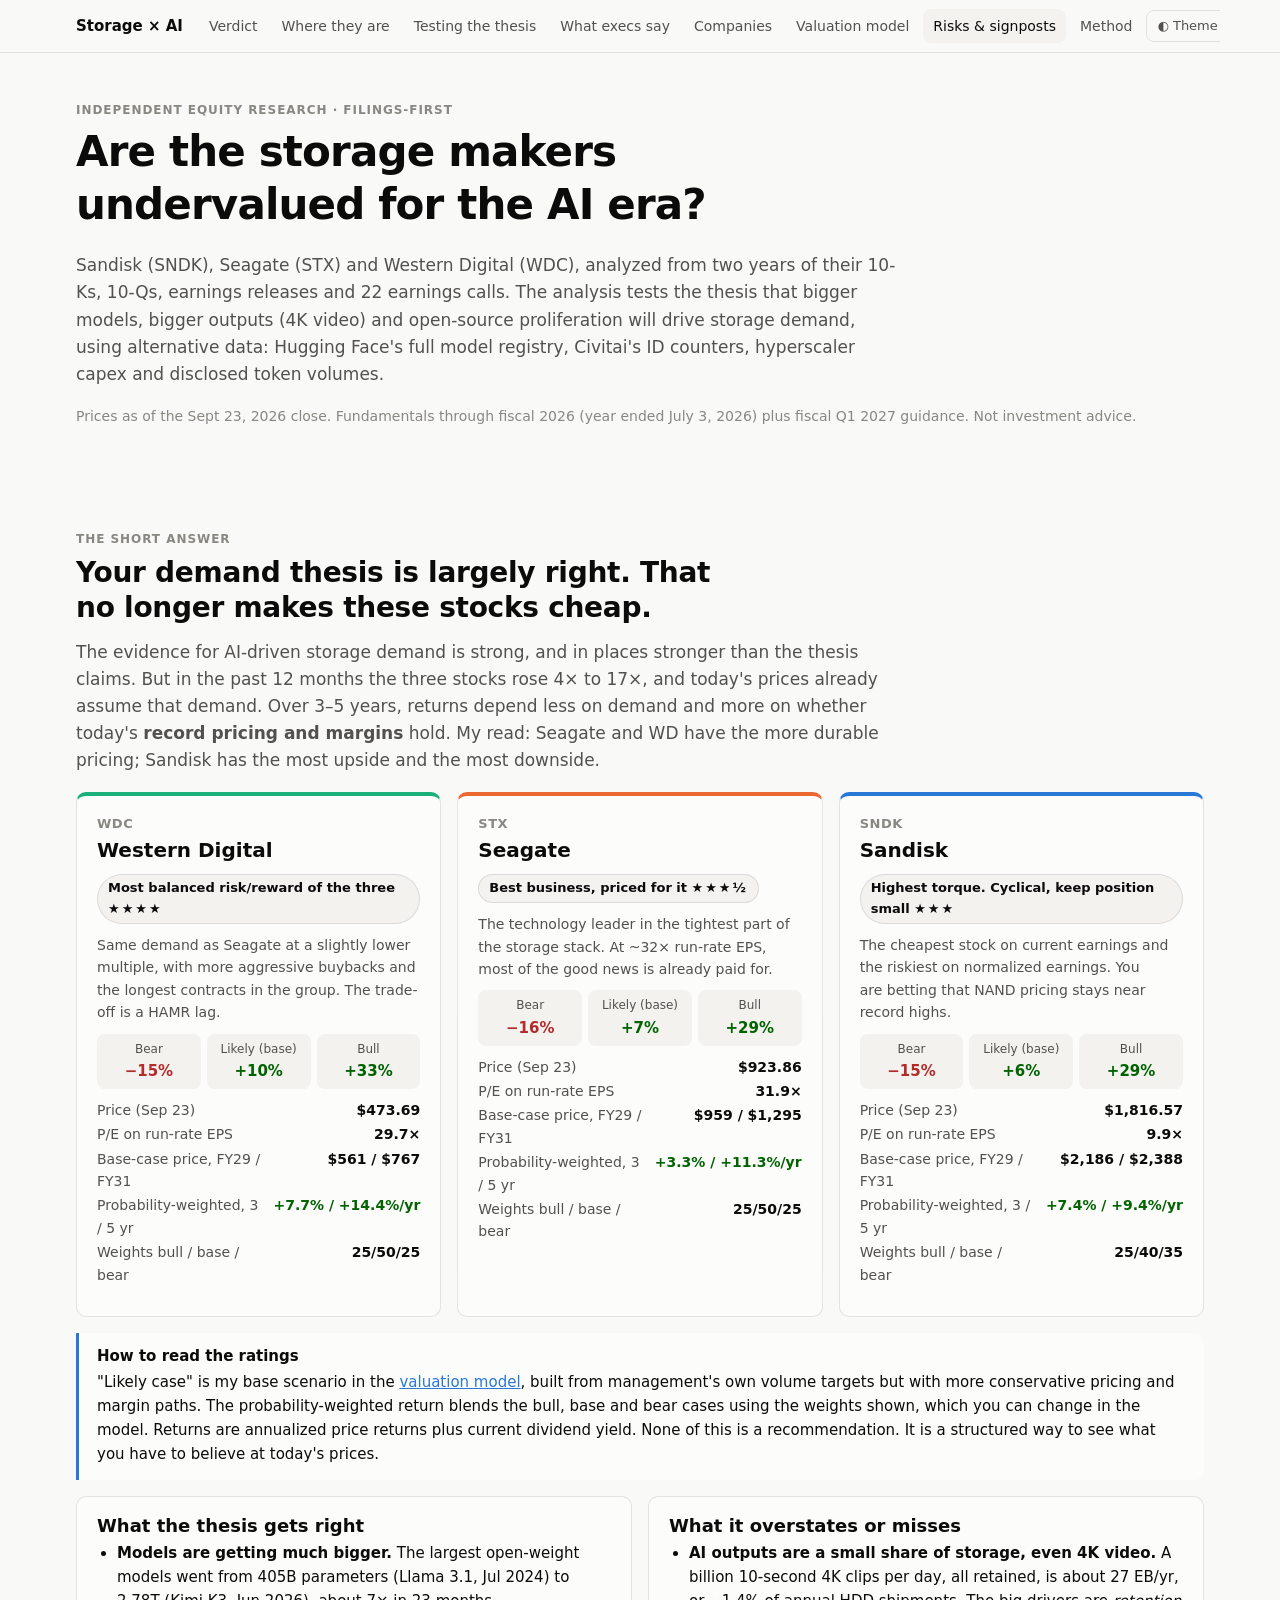
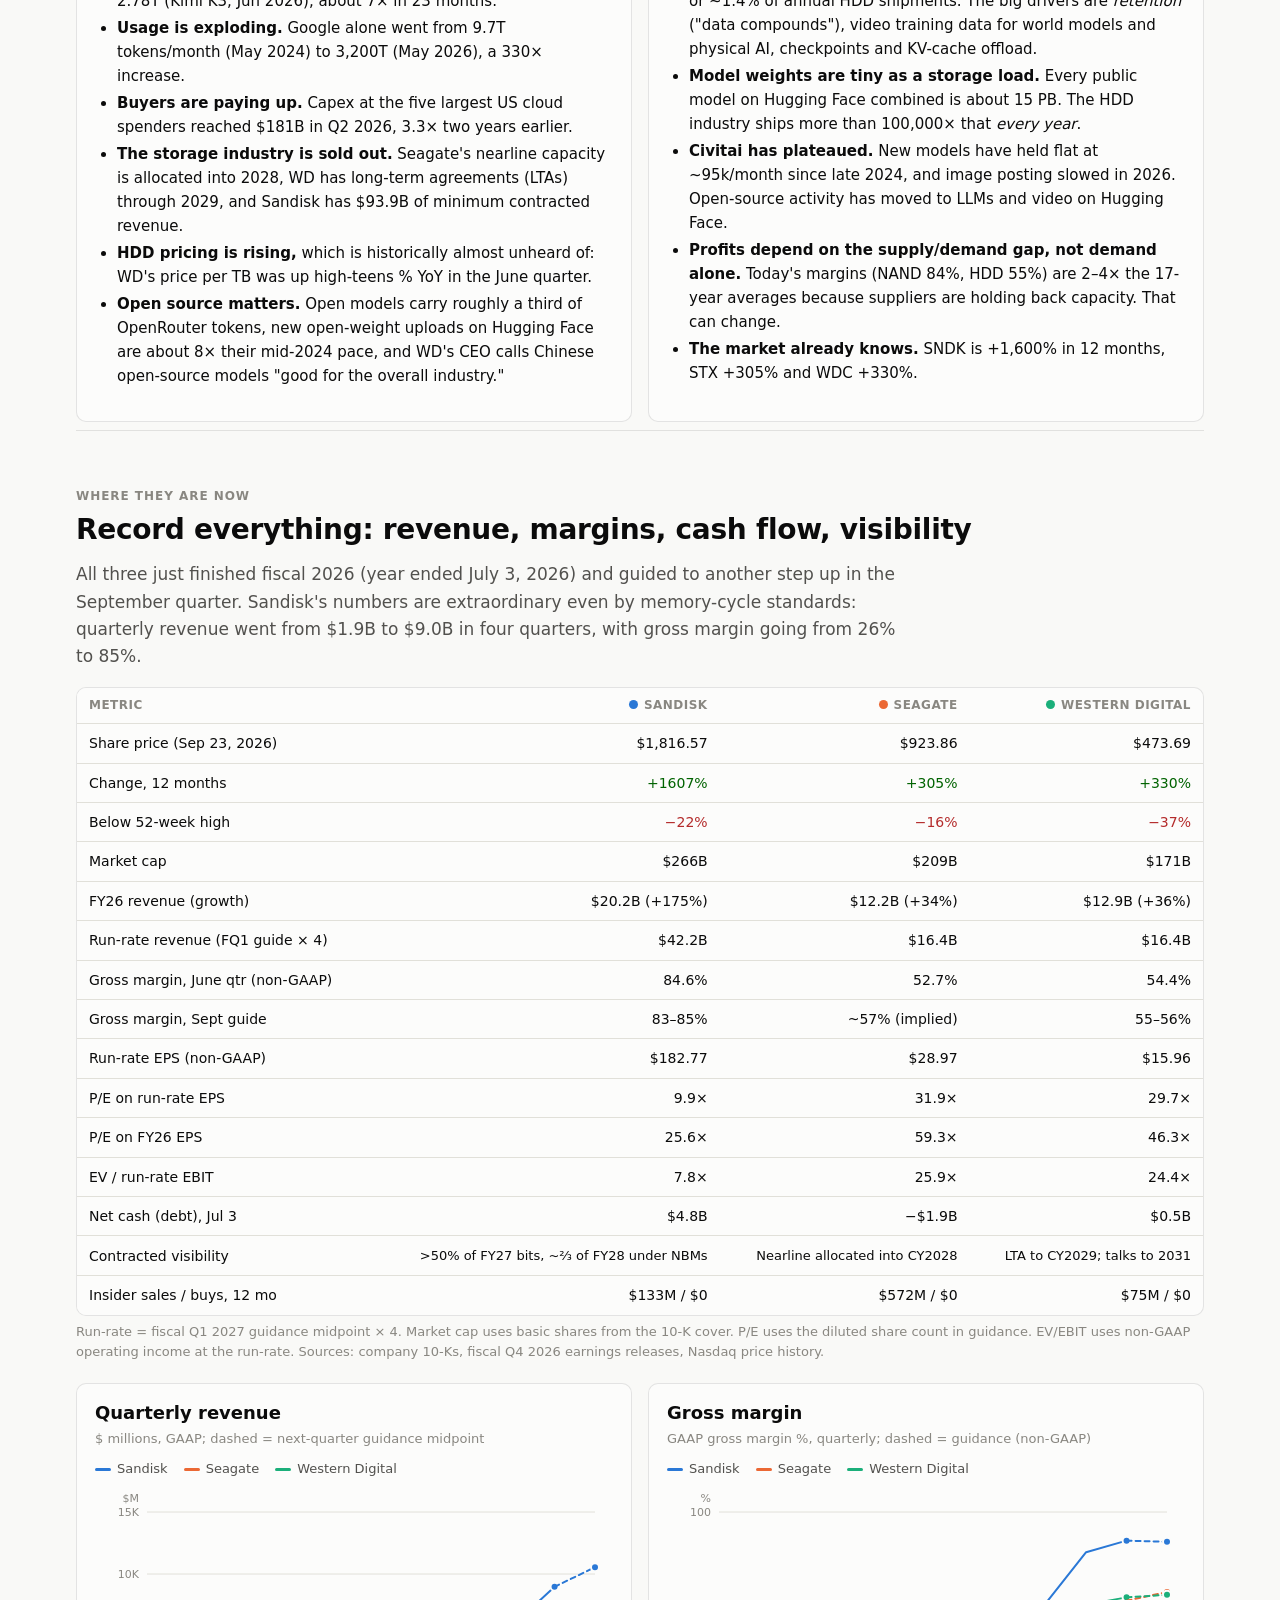
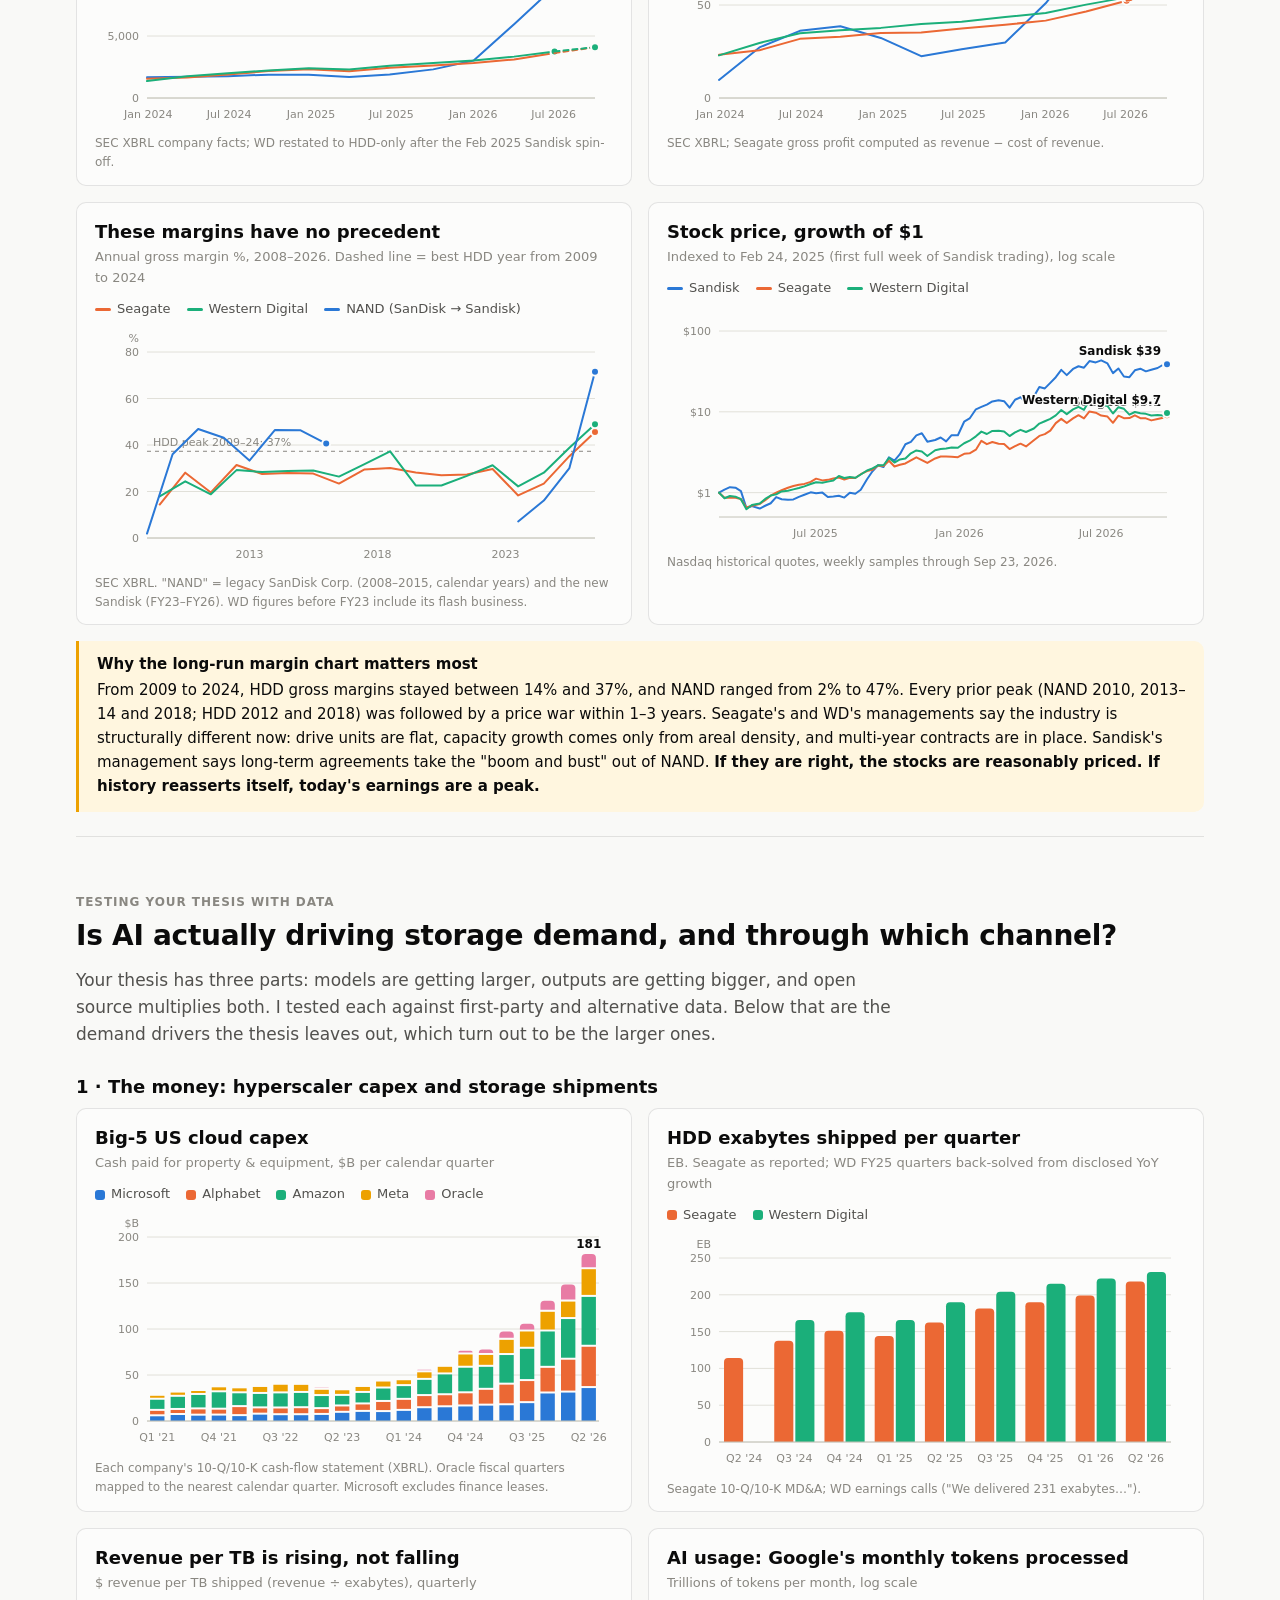
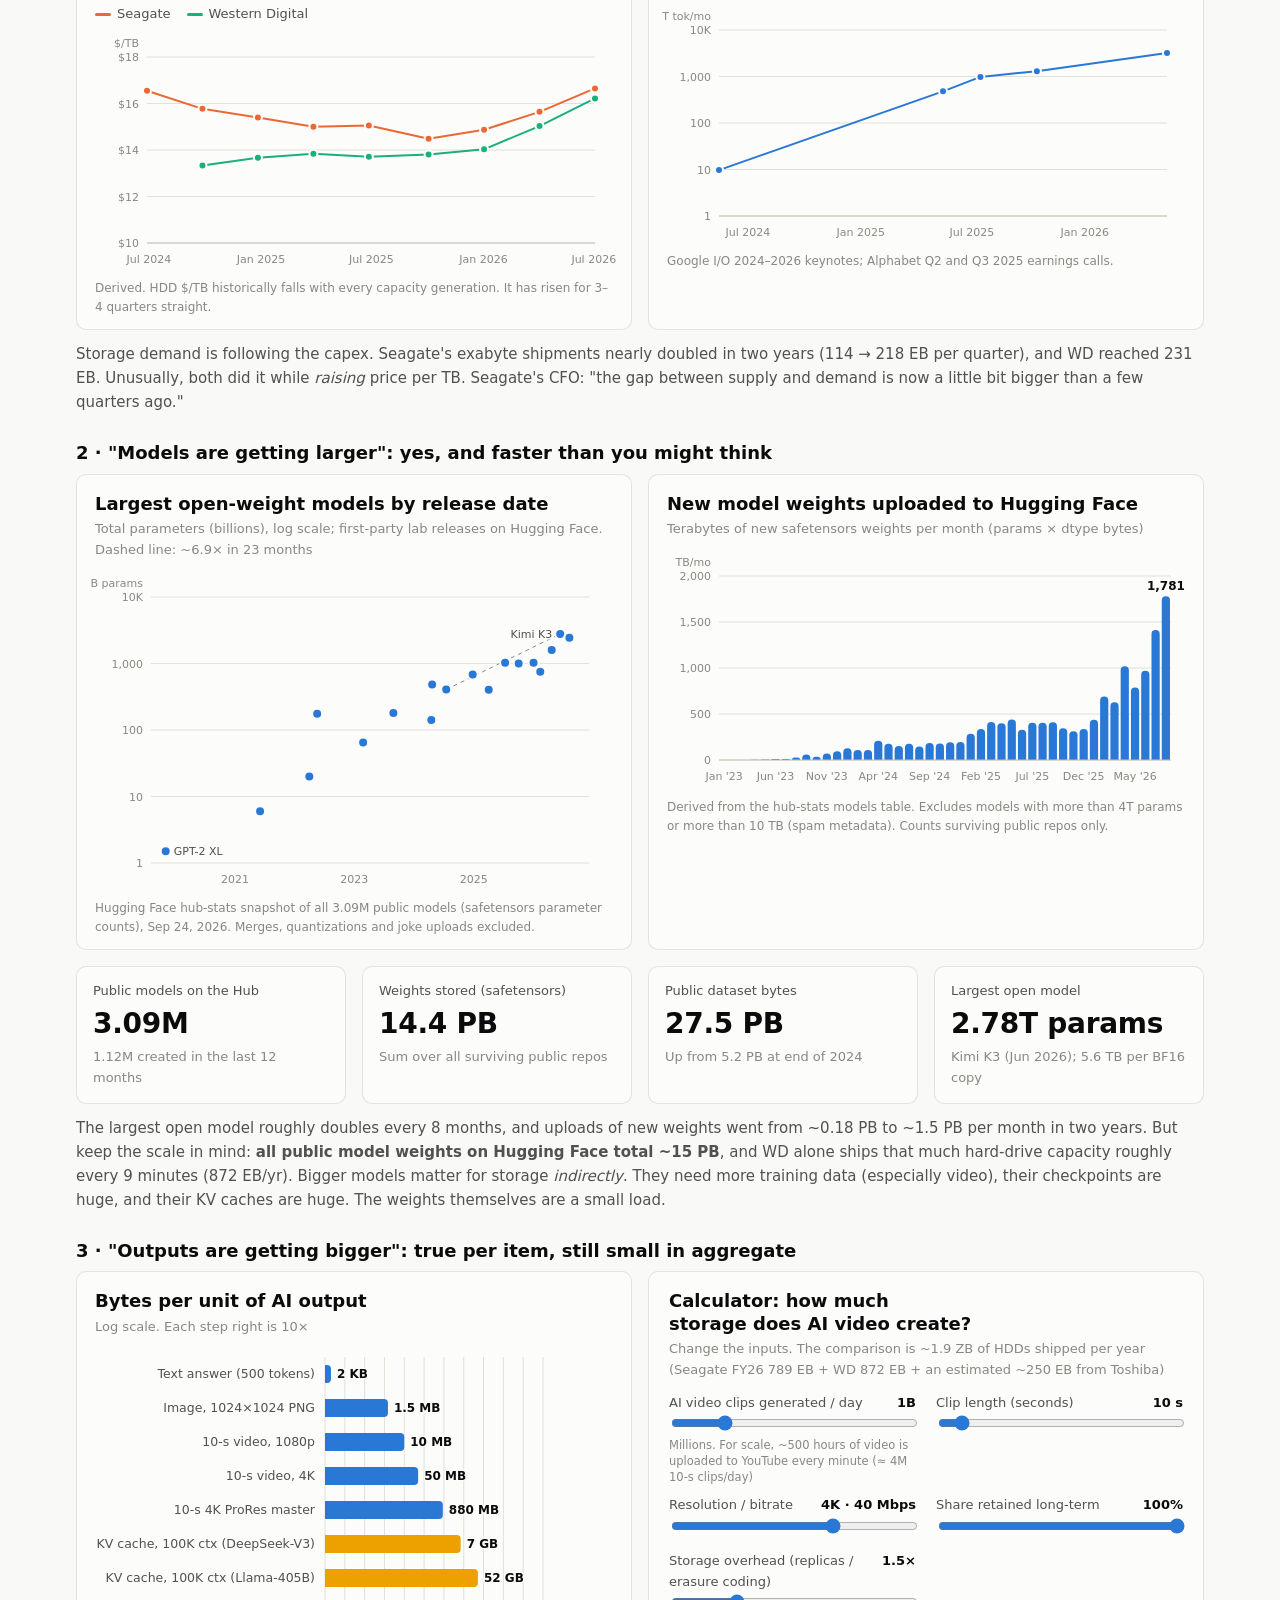
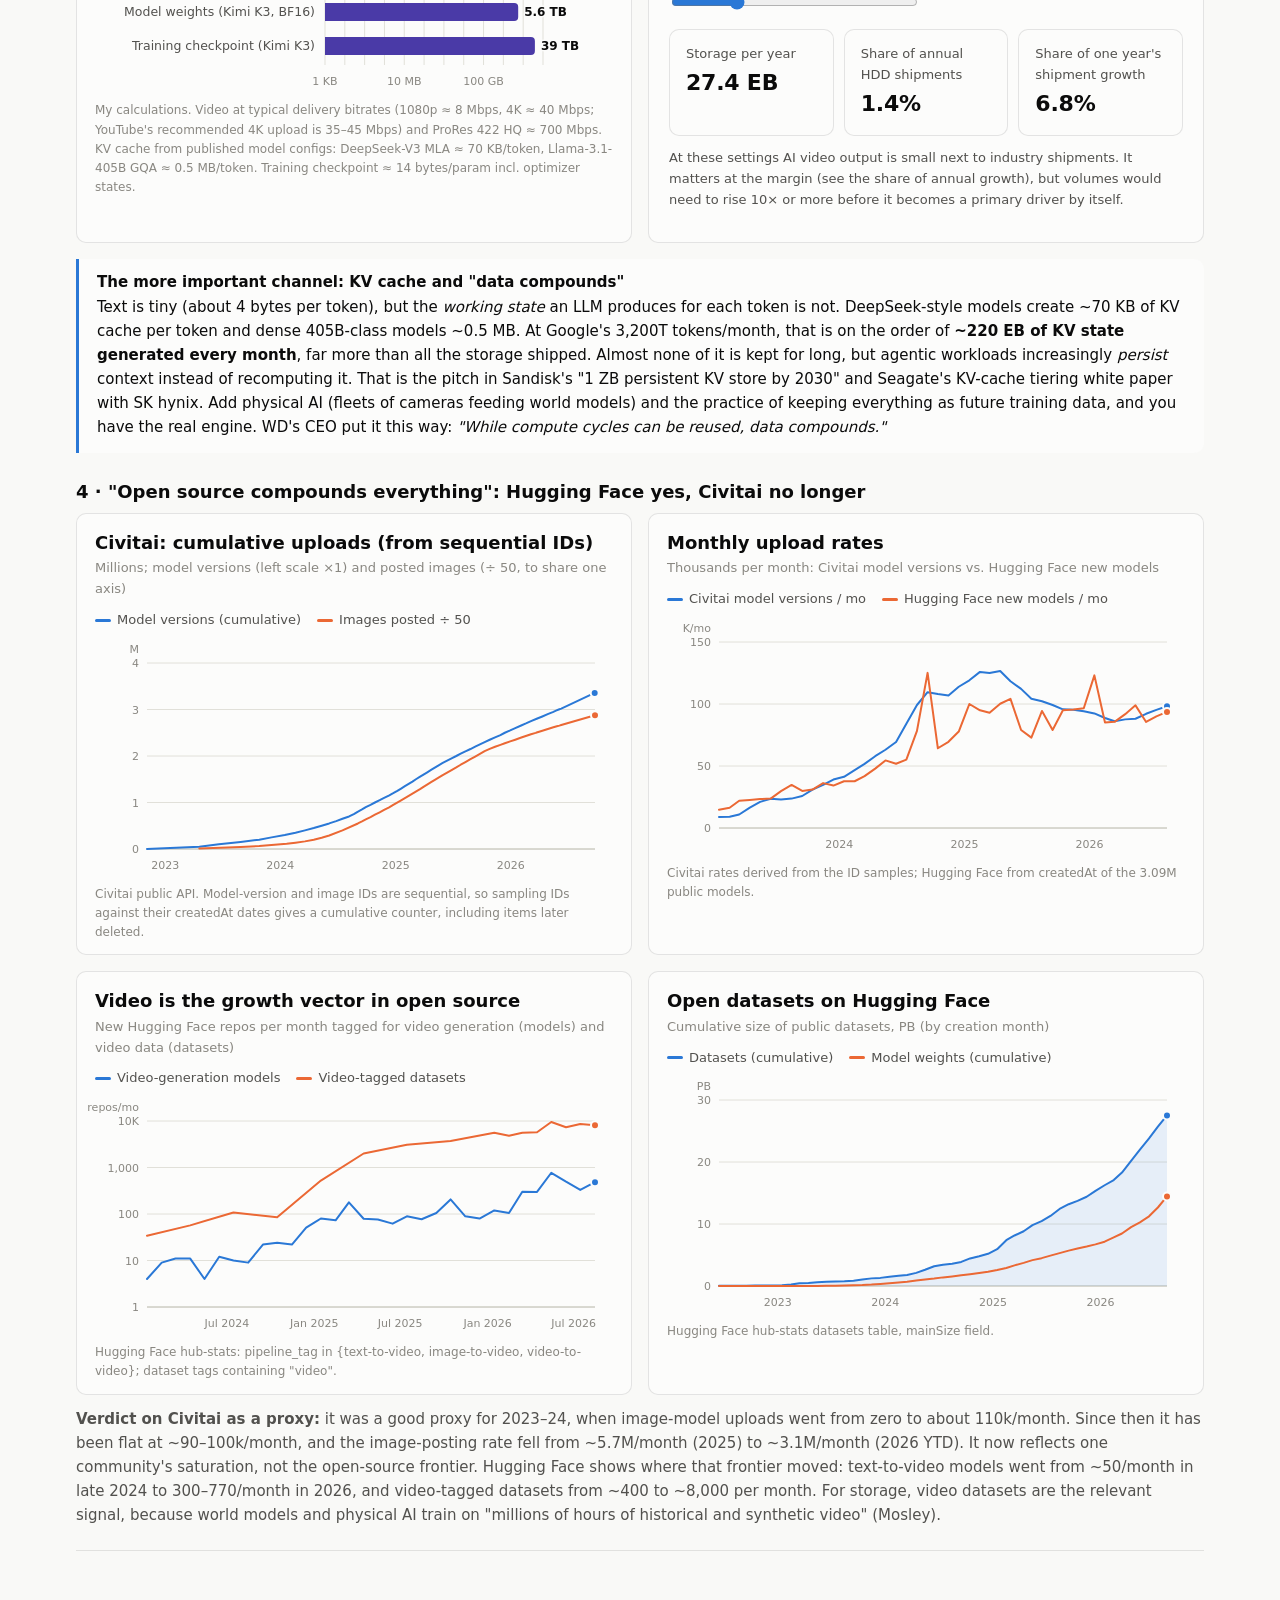
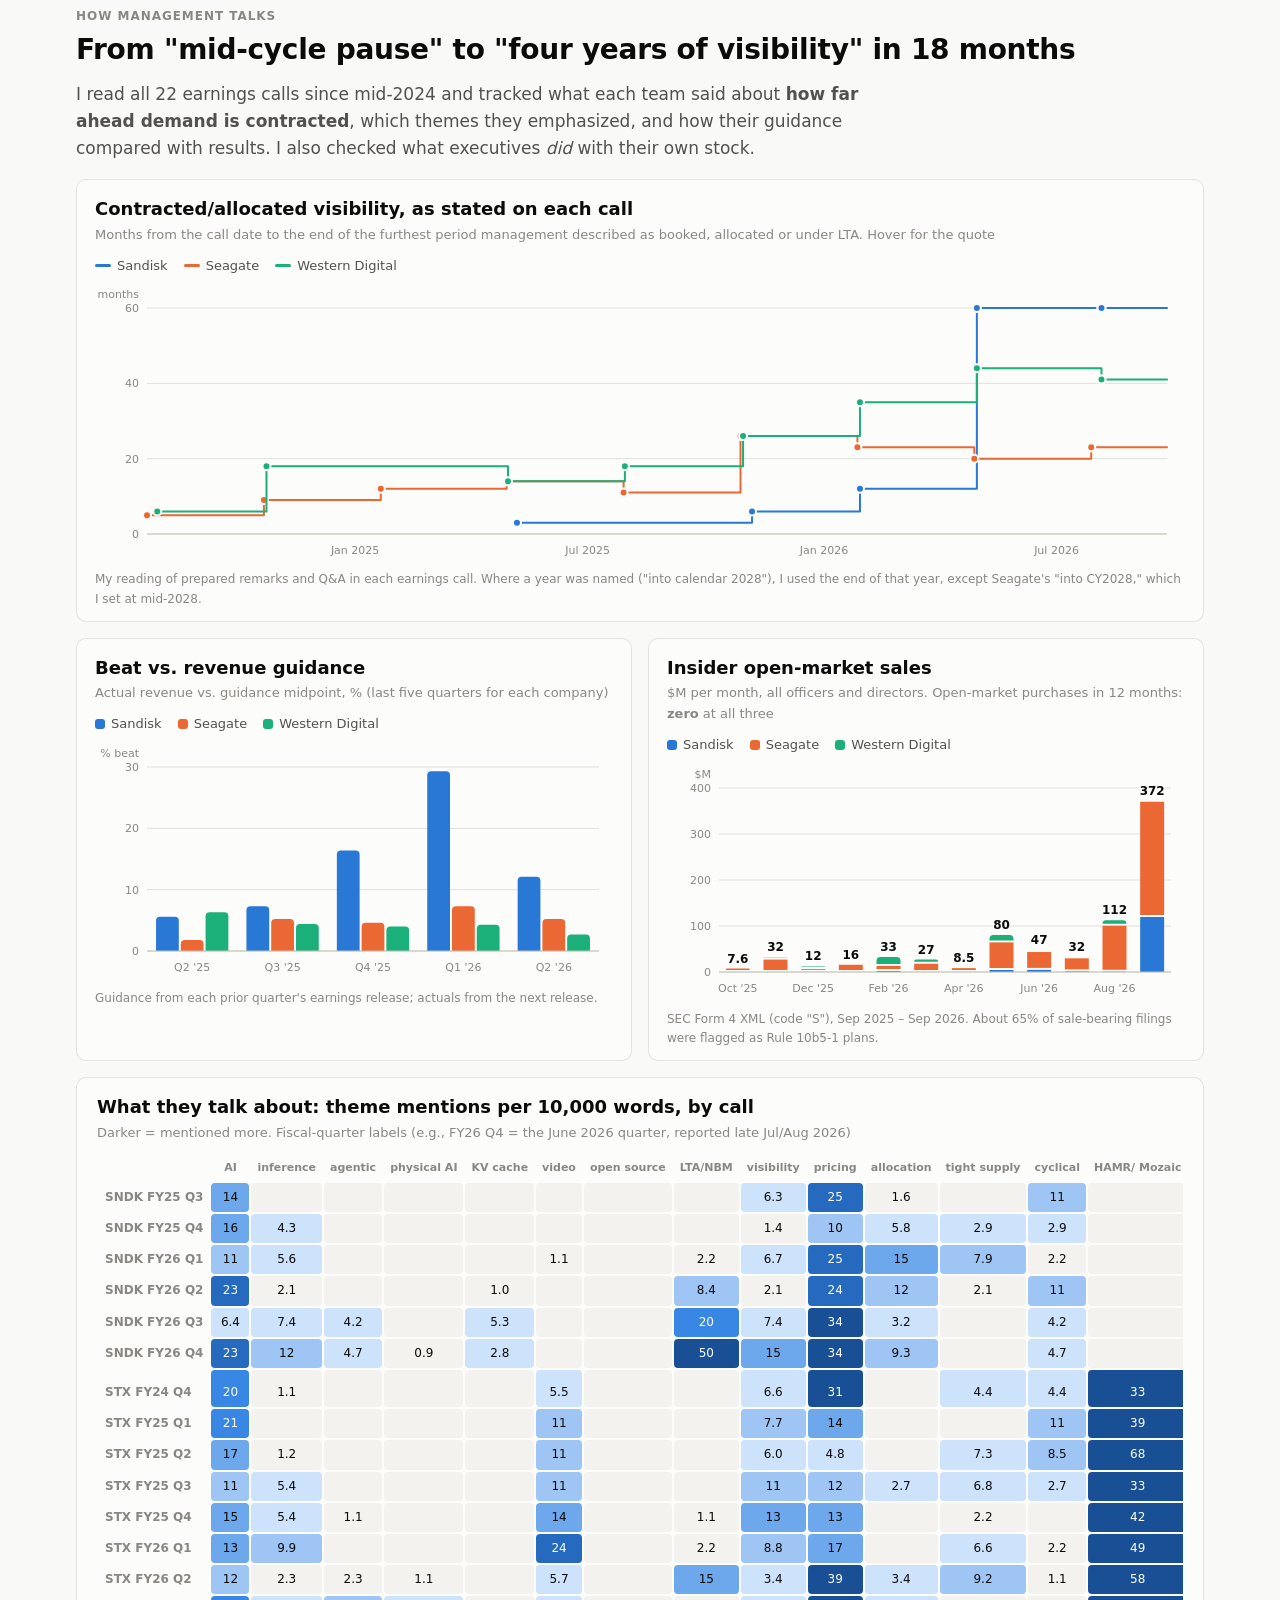
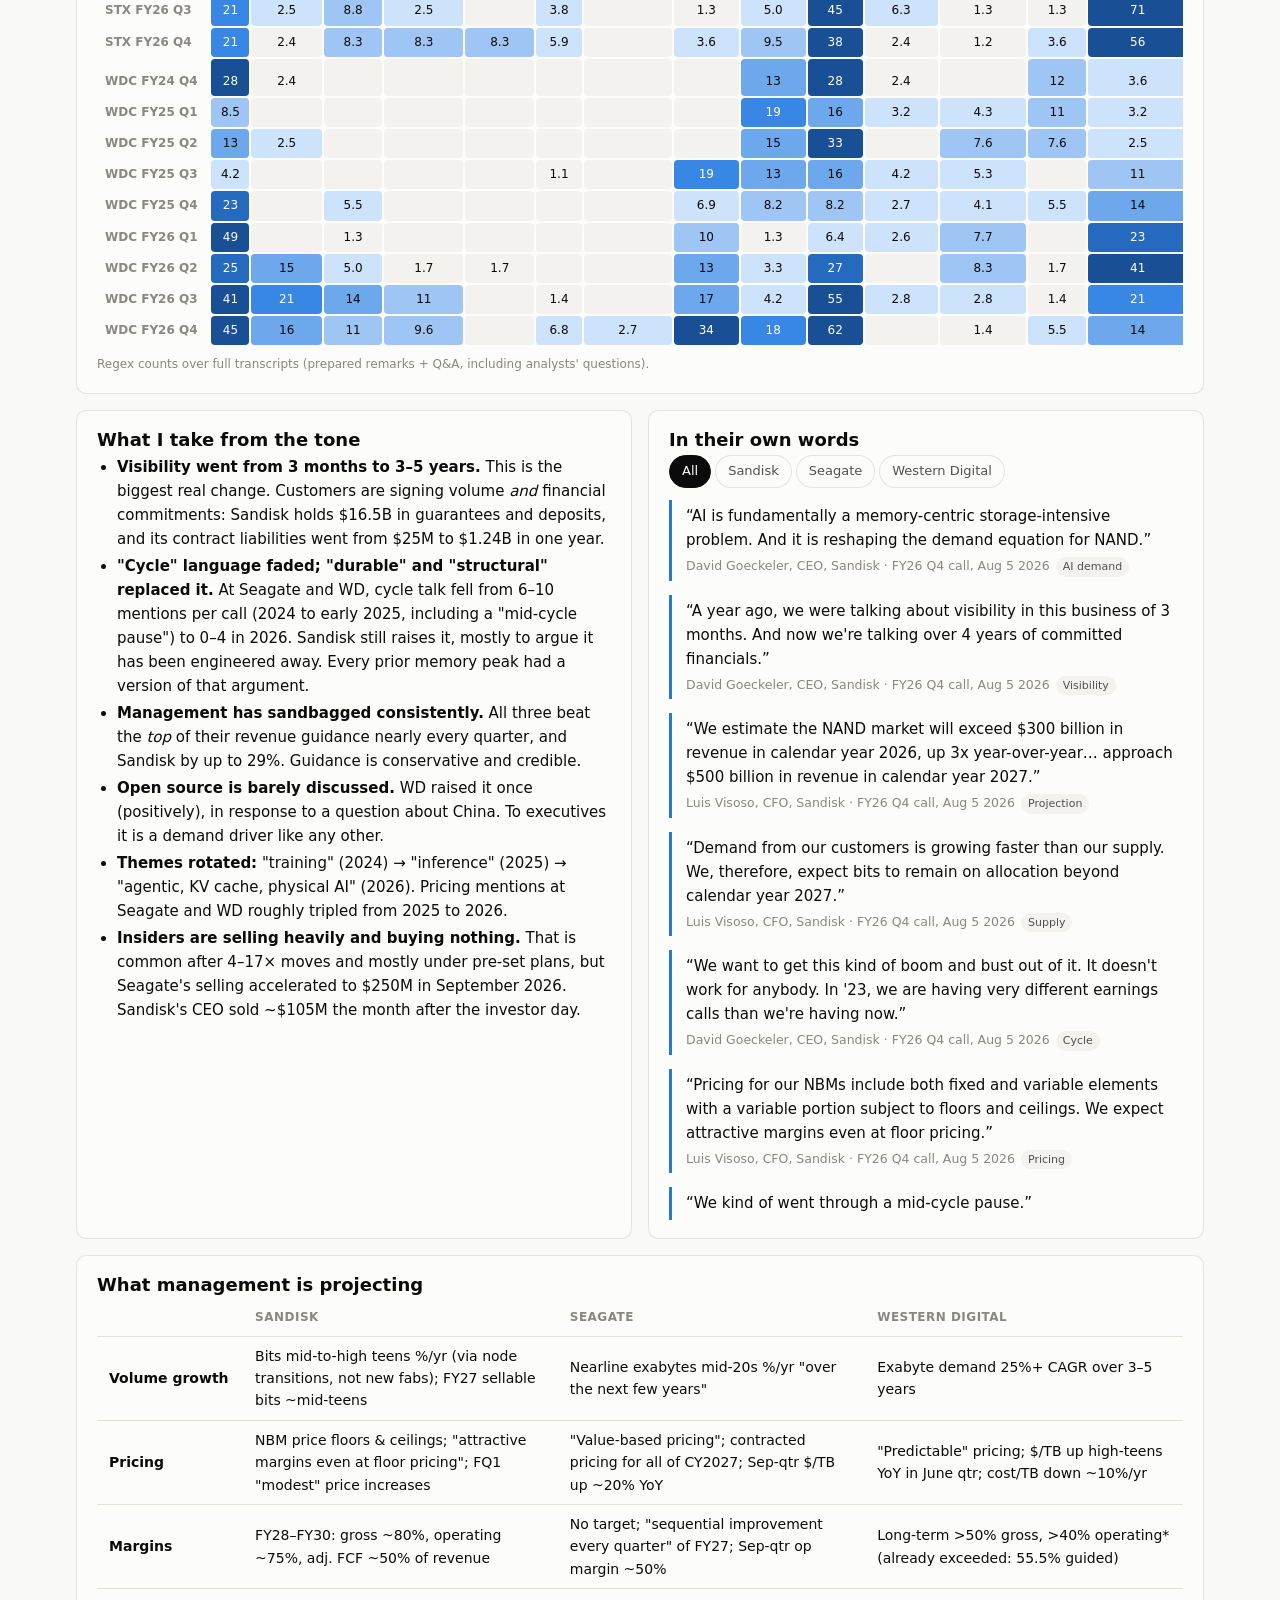
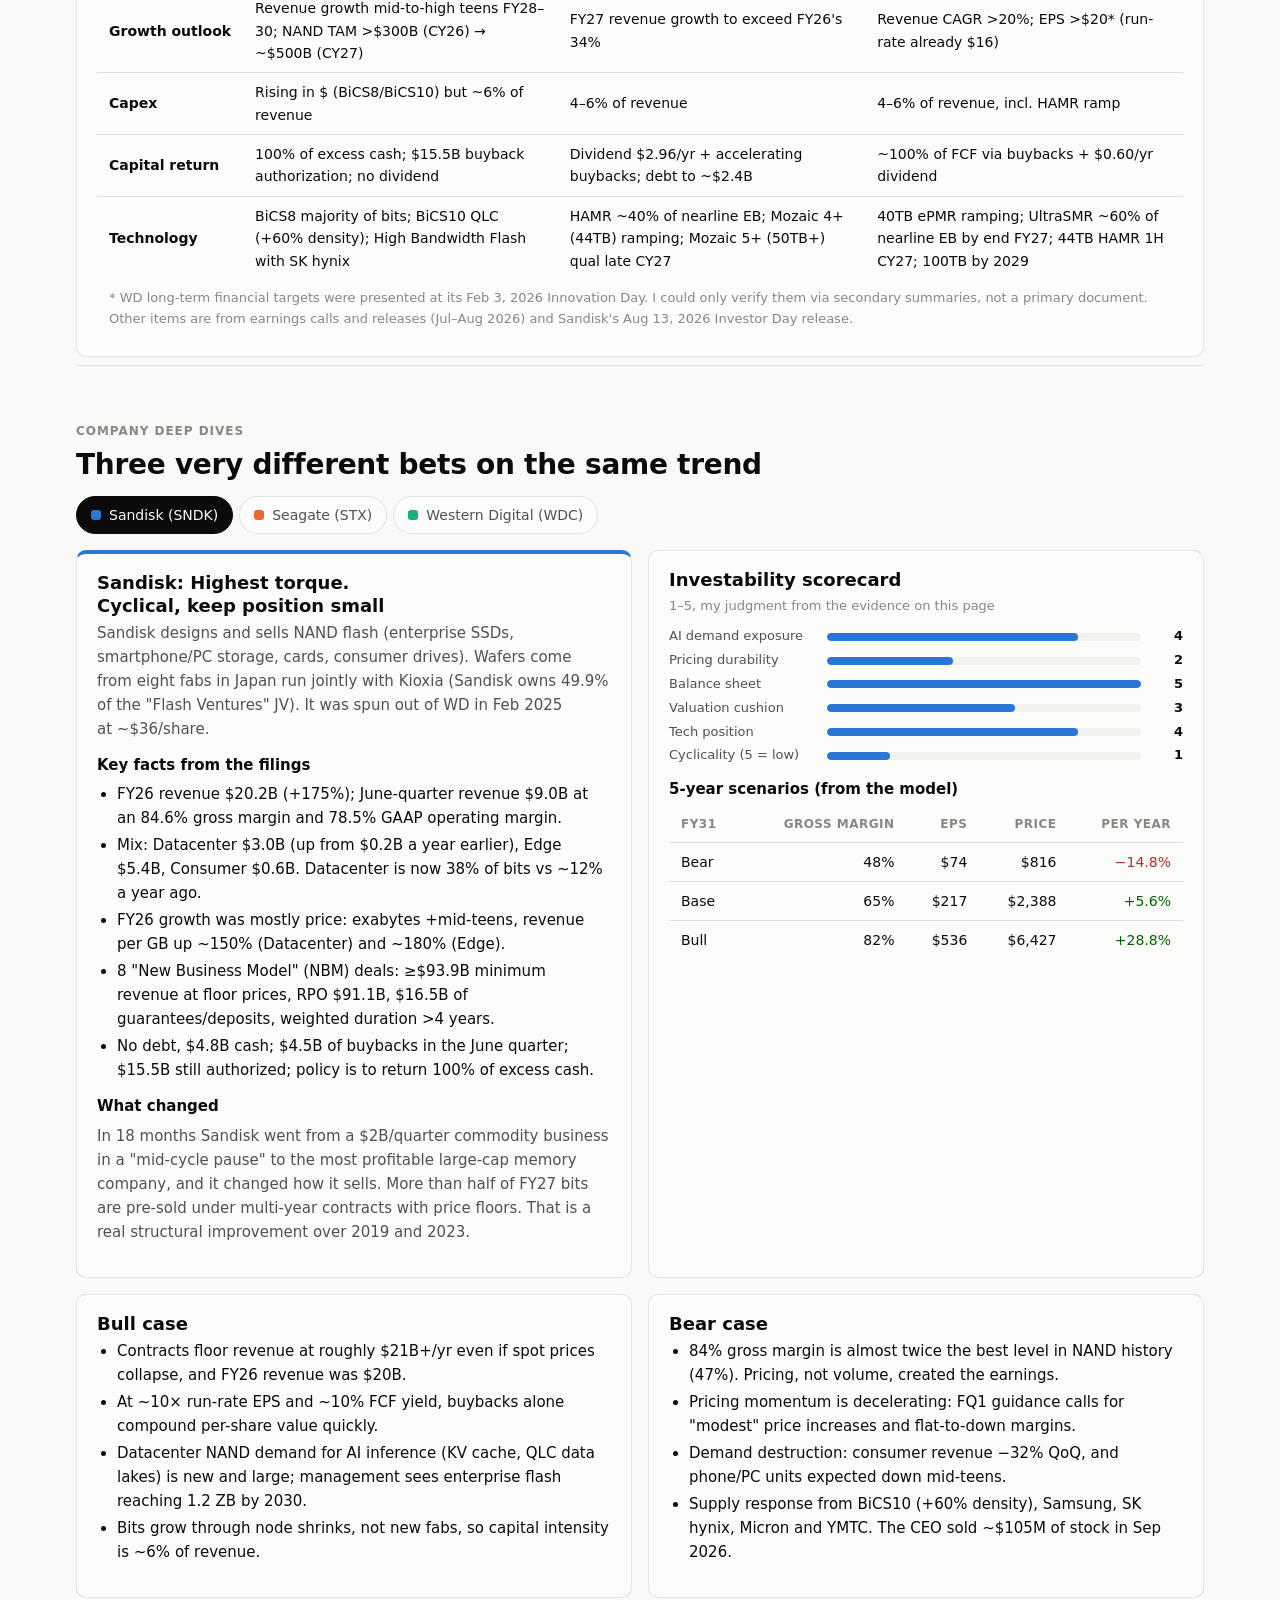
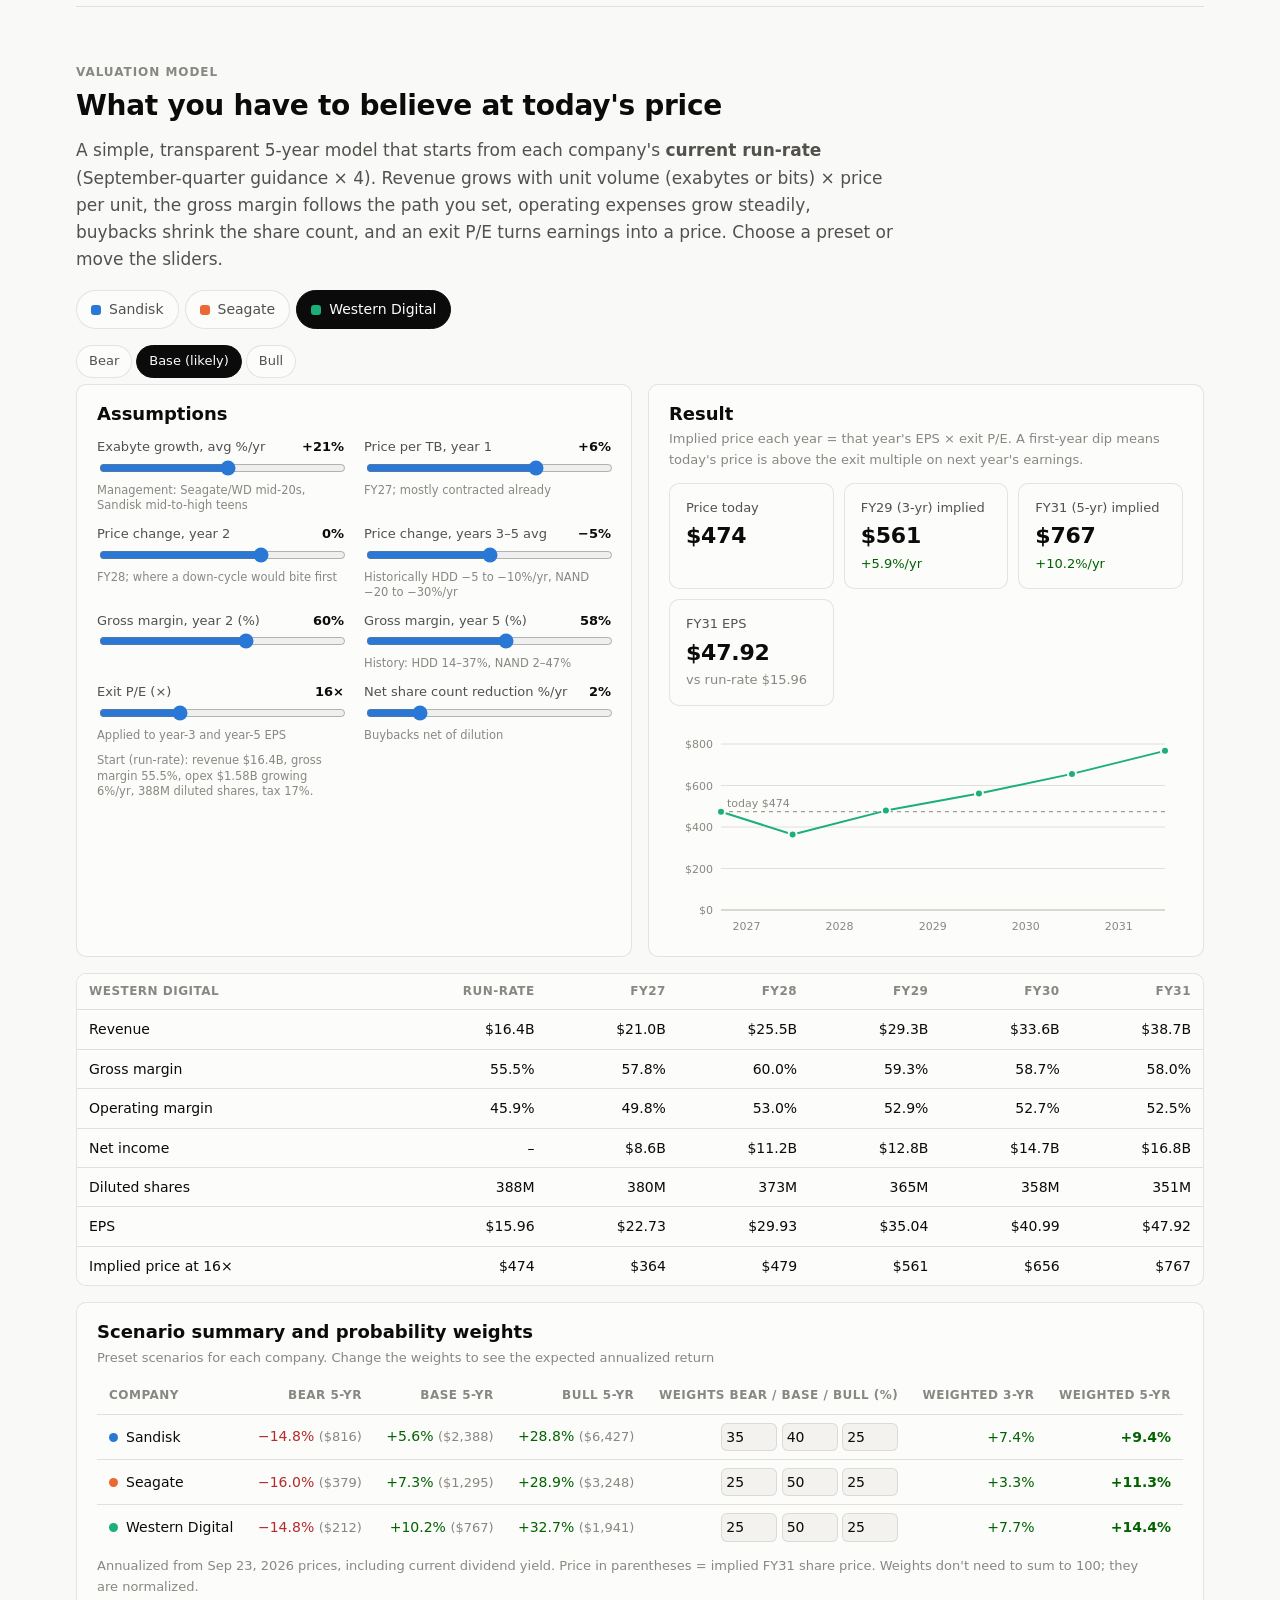
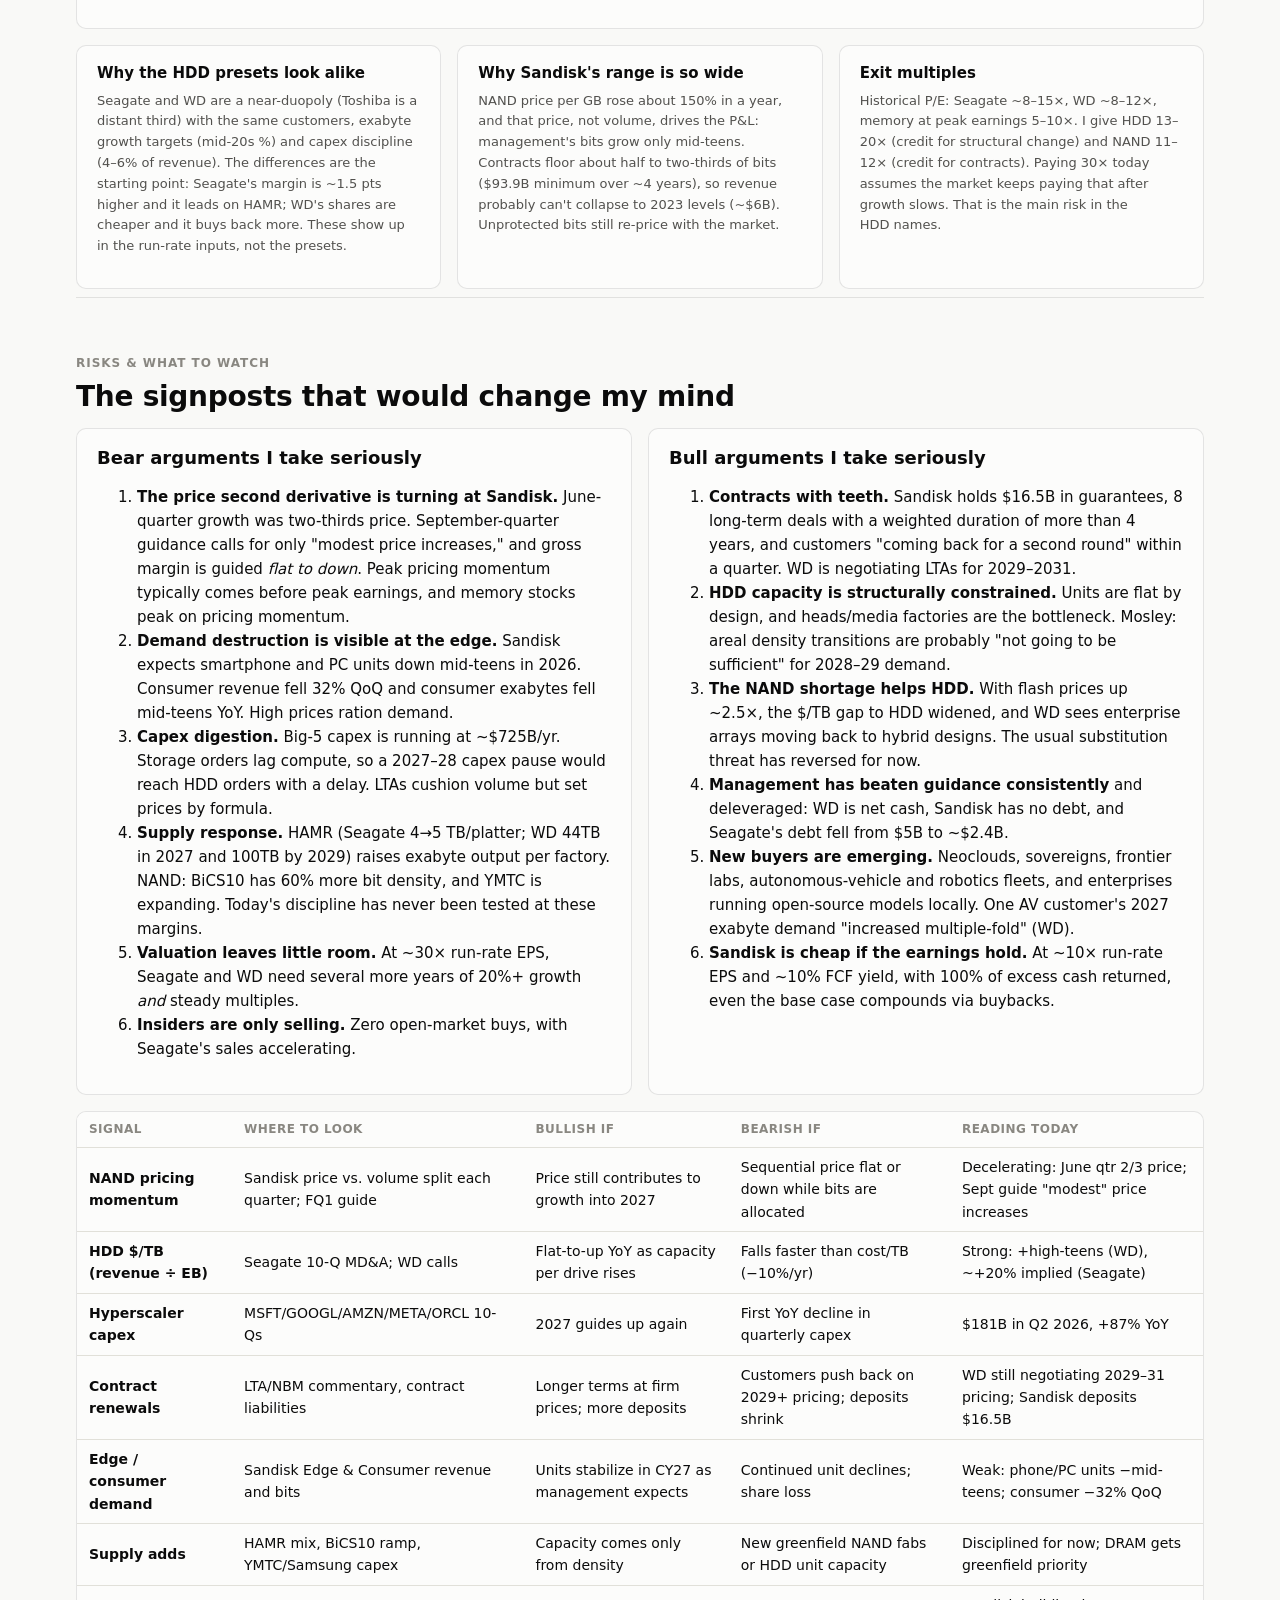
<file: storage-valuation/index.html>
<!doctype html>
<html lang="en">
<head>
<meta charset="utf-8">
<meta name="viewport" content="width=device-width, initial-scale=1">
<title>Storage in the AI Era</title>
<meta name="description" content="An independent, filings-first look at whether Sandisk, Seagate and Western Digital are undervalued for the next 3-5 years, testing the thesis that AI drives storage demand.">
<link rel="icon" href="data:image/svg+xml,%3Csvg xmlns='http://www.w3.org/2000/svg' viewBox='0 0 32 32'%3E%3Crect x='4' y='6' width='24' height='6' rx='2' fill='%232a78d6'/%3E%3Crect x='4' y='14' width='24' height='6' rx='2' fill='%23eb6834'/%3E%3Crect x='4' y='22' width='24' height='6' rx='2' fill='%231baf7a'/%3E%3C/svg%3E">
<link rel="stylesheet" href="assets/style.css">
</head>
<body>
<nav class="topnav" aria-label="Sections">
  <div class="inner">
    <span class="brand">Storage × AI</span>
    <a class="nl" href="#verdict">Verdict</a>
    <a class="nl" href="#now">Where they are</a>
    <a class="nl" href="#thesis">Testing the thesis</a>
    <a class="nl" href="#execs">What execs say</a>
    <a class="nl" href="#companies">Companies</a>
    <a class="nl" href="#valuation">Valuation model</a>
    <a class="nl" href="#risks">Risks &amp; signposts</a>
    <a class="nl" href="#method">Method</a>
    <button class="theme-btn" id="themeBtn" type="button" aria-label="Toggle dark mode">◐ Theme</button>
  </div>
</nav>

<main>
<!-- ================================================================ HERO -->
<header class="hero">
  <div class="eyebrow">Independent equity research · filings-first</div>
  <h1>Are the storage makers undervalued for the AI era?</h1>
  <p class="lede">Sandisk (SNDK), Seagate (STX) and Western Digital (WDC), analyzed from two years of their 10-Ks, 10-Qs, earnings releases and 22 earnings calls. The analysis tests the thesis that bigger models, bigger outputs (4K video) and open-source proliferation will drive storage demand, using alternative data: Hugging Face's full model registry, Civitai's ID counters, hyperscaler capex and disclosed token volumes.</p>
  <p class="asof">Prices as of the Sept 23, 2026 close. Fundamentals through fiscal 2026 (year ended July 3, 2026) plus fiscal Q1 2027 guidance. Not investment advice.</p>
</header>

<!-- ================================================================ VERDICT -->
<section id="verdict">
  <div class="eyebrow">The short answer</div>
  <h2>Your demand thesis is largely right. That no longer makes these stocks cheap.</h2>
  <p class="lede">The evidence for AI-driven storage demand is strong, and in places stronger than the thesis claims. But in the past 12 months the three stocks rose 4× to 17×, and today's prices already assume that demand. Over 3–5 years, returns depend less on demand and more on whether today's <b>record pricing and margins</b> hold. My read: Seagate and WD have the more durable pricing; Sandisk has the most upside and the most downside.</p>

  <div class="grid g3" id="verdictCards"></div>

  <div class="callout">
    <h4>How to read the ratings</h4>
    <p>"Likely case" is my base scenario in the <a href="#valuation">valuation model</a>, built from management's own volume targets but with more conservative pricing and margin paths. The probability-weighted return blends the bull, base and bear cases using the weights shown, which you can change in the model. Returns are annualized price returns plus current dividend yield. None of this is a recommendation. It is a structured way to see what you have to believe at today's prices.</p>
  </div>

  <div class="grid g2" style="margin-top:16px">
    <div class="card">
      <h3>What the thesis gets right</h3>
      <ul class="tight">
        <li><b>Models are getting much bigger.</b> The largest open-weight models went from 405B parameters (Llama 3.1, Jul 2024) to 2.78T (Kimi K3, Jun 2026), about 7× in 23 months.</li>
        <li><b>Usage is exploding.</b> Google alone went from 9.7T tokens/month (May 2024) to 3,200T (May 2026), a 330× increase.</li>
        <li><b>Buyers are paying up.</b> Capex at the five largest US cloud spenders reached $181B in Q2 2026, 3.3× two years earlier.</li>
        <li><b>The storage industry is sold out.</b> Seagate's nearline capacity is allocated into 2028, WD has long-term agreements (LTAs) through 2029, and Sandisk has $93.9B of minimum contracted revenue.</li>
        <li><b>HDD pricing is rising,</b> which is historically almost unheard of: WD's price per TB was up high-teens % YoY in the June quarter.</li>
        <li><b>Open source matters.</b> Open models carry roughly a third of OpenRouter tokens, new open-weight uploads on Hugging Face are about 8× their mid-2024 pace, and WD's CEO calls Chinese open-source models "good for the overall industry."</li>
      </ul>
    </div>
    <div class="card">
      <h3>What it overstates or misses</h3>
      <ul class="tight">
        <li><b>AI outputs are a small share of storage, even 4K video.</b> A billion 10-second 4K clips per day, all retained, is about 27 EB/yr, or ~1.4% of annual HDD shipments. The big drivers are <i>retention</i> ("data compounds"), video training data for world models and physical AI, checkpoints and KV-cache offload.</li>
        <li><b>Model weights are tiny as a storage load.</b> Every public model on Hugging Face combined is about 15 PB. The HDD industry ships more than 100,000× that <i>every year</i>.</li>
        <li><b>Civitai has plateaued.</b> New models have held flat at ~95k/month since late 2024, and image posting slowed in 2026. Open-source activity has moved to LLMs and video on Hugging Face.</li>
        <li><b>Profits depend on the supply/demand gap, not demand alone.</b> Today's margins (NAND 84%, HDD 55%) are 2–4× the 17-year averages because suppliers are holding back capacity. That can change.</li>
        <li><b>The market already knows.</b> SNDK is +1,600% in 12 months, STX +305% and WDC +330%.</li>
      </ul>
    </div>
  </div>
</section>

<!-- ================================================================ WHERE THEY ARE -->
<section id="now">
  <div class="eyebrow">Where they are now</div>
  <h2>Record everything: revenue, margins, cash flow, visibility</h2>
  <p class="lede">All three just finished fiscal 2026 (year ended July 3, 2026) and guided to another step up in the September quarter. Sandisk's numbers are extraordinary even by memory-cycle standards: quarterly revenue went from $1.9B to $9.0B in four quarters, with gross margin going from 26% to 85%.</p>

  <div class="tablewrap" id="snapshotTable"></div>
  <p class="small muted" style="margin-top:6px">Run-rate = fiscal Q1 2027 guidance midpoint × 4. Market cap uses basic shares from the 10-K cover. P/E uses the diluted share count in guidance. EV/EBIT uses non-GAAP operating income at the run-rate. Sources: company 10-Ks, fiscal Q4 2026 earnings releases, Nasdaq price history.</p>

  <div class="grid g2" style="margin-top:20px">
    <div class="card chartcard">
      <h3>Quarterly revenue</h3>
      <div class="sub">$ millions, GAAP; dashed = next-quarter guidance midpoint</div>
      <div id="chRevenue"></div>
      <div class="source">SEC XBRL company facts; WD restated to HDD-only after the Feb 2025 Sandisk spin-off.</div>
    </div>
    <div class="card chartcard">
      <h3>Gross margin</h3>
      <div class="sub">GAAP gross margin %, quarterly; dashed = guidance (non-GAAP)</div>
      <div id="chGM"></div>
      <div class="source">SEC XBRL; Seagate gross profit computed as revenue − cost of revenue.</div>
    </div>
    <div class="card chartcard">
      <h3>These margins have no precedent</h3>
      <div class="sub">Annual gross margin %, 2008–2026. Dashed line = best HDD year from 2009 to 2024</div>
      <div id="chLongGM"></div>
      <div class="source">SEC XBRL. "NAND" = legacy SanDisk Corp. (2008–2015, calendar years) and the new Sandisk (FY23–FY26). WD figures before FY23 include its flash business.</div>
    </div>
    <div class="card chartcard">
      <h3>Stock price, growth of $1</h3>
      <div class="sub">Indexed to Feb 24, 2025 (first full week of Sandisk trading), log scale</div>
      <div id="chPx"></div>
      <div class="source">Nasdaq historical quotes, weekly samples through Sep 23, 2026.</div>
    </div>
  </div>

  <div class="callout warn">
    <h4>Why the long-run margin chart matters most</h4>
    <p>From 2009 to 2024, HDD gross margins stayed between 14% and 37%, and NAND ranged from 2% to 47%. Every prior peak (NAND 2010, 2013–14 and 2018; HDD 2012 and 2018) was followed by a price war within 1–3 years. Seagate's and WD's managements say the industry is structurally different now: drive units are flat, capacity growth comes only from areal density, and multi-year contracts are in place. Sandisk's management says long-term agreements take the "boom and bust" out of NAND. <b>If they are right, the stocks are reasonably priced. If history reasserts itself, today's earnings are a peak.</b></p>
  </div>
</section>

<!-- ================================================================ THESIS -->
<section id="thesis">
  <div class="eyebrow">Testing your thesis with data</div>
  <h2>Is AI actually driving storage demand, and through which channel?</h2>
  <p class="lede">Your thesis has three parts: models are getting larger, outputs are getting bigger, and open source multiplies both. I tested each against first-party and alternative data. Below that are the demand drivers the thesis leaves out, which turn out to be the larger ones.</p>

  <h3 style="margin-top:28px">1 · The money: hyperscaler capex and storage shipments</h3>
  <div class="grid g2">
    <div class="card chartcard">
      <h3>Big-5 US cloud capex</h3>
      <div class="sub">Cash paid for property &amp; equipment, $B per calendar quarter</div>
      <div id="chCapex"></div>
      <div class="source">Each company's 10-Q/10-K cash-flow statement (XBRL). Oracle fiscal quarters mapped to the nearest calendar quarter. Microsoft excludes finance leases.</div>
    </div>
    <div class="card chartcard">
      <h3>HDD exabytes shipped per quarter</h3>
      <div class="sub">EB. Seagate as reported; WD FY25 quarters back-solved from disclosed YoY growth</div>
      <div id="chEB"></div>
      <div class="source">Seagate 10-Q/10-K MD&amp;A; WD earnings calls ("We delivered 231 exabytes…").</div>
    </div>
    <div class="card chartcard">
      <h3>Revenue per TB is rising, not falling</h3>
      <div class="sub">$ revenue per TB shipped (revenue ÷ exabytes), quarterly</div>
      <div id="chPTB"></div>
      <div class="source">Derived. HDD $/TB historically falls with every capacity generation. It has risen for 3–4 quarters straight.</div>
    </div>
    <div class="card chartcard">
      <h3>AI usage: Google's monthly tokens processed</h3>
      <div class="sub">Trillions of tokens per month, log scale</div>
      <div id="chTokens"></div>
      <div class="source">Google I/O 2024–2026 keynotes; Alphabet Q2 and Q3 2025 earnings calls.</div>
    </div>
  </div>
  <p class="ink2" style="margin-top:12px">Storage demand is following the capex. Seagate's exabyte shipments nearly doubled in two years (114 → 218 EB per quarter), and WD reached 231 EB. Unusually, both did it while <i>raising</i> price per TB. Seagate's CFO: "the gap between supply and demand is now a little bit bigger than a few quarters ago."</p>

  <h3 style="margin-top:28px">2 · "Models are getting larger": yes, and faster than you might think</h3>
  <div class="grid g2">
    <div class="card chartcard">
      <h3>Largest open-weight models by release date</h3>
      <div class="sub">Total parameters (billions), log scale; first-party lab releases on Hugging Face. Dashed line: ~6.9× in 23 months</div>
      <div id="chFrontier"></div>
      <div class="source">Hugging Face hub-stats snapshot of all 3.09M public models (safetensors parameter counts), Sep 24, 2026. Merges, quantizations and joke uploads excluded.</div>
    </div>
    <div class="card chartcard">
      <h3>New model weights uploaded to Hugging Face</h3>
      <div class="sub">Terabytes of new safetensors weights per month (params × dtype bytes)</div>
      <div id="chHFWeights"></div>
      <div class="source">Derived from the hub-stats models table. Excludes models with more than 4T params or more than 10 TB (spam metadata). Counts surviving public repos only.</div>
    </div>
  </div>
  <div class="grid g4" style="margin-top:16px" id="hfStats"></div>
  <p class="ink2" style="margin-top:12px">The largest open model roughly doubles every 8 months, and uploads of new weights went from ~0.18 PB to ~1.5 PB per month in two years. But keep the scale in mind: <b>all public model weights on Hugging Face total ~15 PB</b>, and WD alone ships that much hard-drive capacity roughly every 9 minutes (872 EB/yr). Bigger models matter for storage <i>indirectly</i>. They need more training data (especially video), their checkpoints are huge, and their KV caches are huge. The weights themselves are a small load.</p>

  <h3 style="margin-top:28px">3 · "Outputs are getting bigger": true per item, still small in aggregate</h3>
  <div class="grid g2">
    <div class="card chartcard">
      <h3>Bytes per unit of AI output</h3>
      <div class="sub">Log scale. Each step right is 10×</div>
      <div id="chBytes"></div>
      <div class="source">My calculations. Video at typical delivery bitrates (1080p ≈ 8 Mbps, 4K ≈ 40 Mbps; YouTube's recommended 4K upload is 35–45 Mbps) and ProRes 422 HQ ≈ 700 Mbps. KV cache from published model configs: DeepSeek-V3 MLA ≈ 70 KB/token, Llama-3.1-405B GQA ≈ 0.5 MB/token. Training checkpoint ≈ 14 bytes/param incl. optimizer states.</div>
    </div>
    <div class="card">
      <h3>Calculator: how much storage does AI video create?</h3>
      <div class="sub">Change the inputs. The comparison is ~1.9 ZB of HDDs shipped per year (Seagate FY26 789 EB + WD 872 EB + an estimated ~250 EB from Toshiba)</div>
      <div class="controls" id="calcControls"></div>
      <div class="results" id="calcResults"></div>
      <p class="small ink2" id="calcNote"></p>
    </div>
  </div>
  <div class="callout">
    <h4>The more important channel: KV cache and "data compounds"</h4>
    <p>Text is tiny (about 4 bytes per token), but the <i>working state</i> an LLM produces for each token is not. DeepSeek-style models create ~70 KB of KV cache per token and dense 405B-class models ~0.5 MB. At Google's 3,200T tokens/month, that is on the order of <b>~220 EB of KV state generated every month</b>, far more than all the storage shipped. Almost none of it is kept for long, but agentic workloads increasingly <i>persist</i> context instead of recomputing it. That is the pitch in Sandisk's "1 ZB persistent KV store by 2030" and Seagate's KV-cache tiering white paper with SK hynix. Add physical AI (fleets of cameras feeding world models) and the practice of keeping everything as future training data, and you have the real engine. WD's CEO put it this way: <i>"While compute cycles can be reused, data compounds."</i></p>
  </div>

  <h3 style="margin-top:28px">4 · "Open source compounds everything": Hugging Face yes, Civitai no longer</h3>
  <div class="grid g2">
    <div class="card chartcard">
      <h3>Civitai: cumulative uploads (from sequential IDs)</h3>
      <div class="sub">Millions; model versions (left scale ×1) and posted images (÷ 50, to share one axis)</div>
      <div id="chCivitai"></div>
      <div class="source">Civitai public API. Model-version and image IDs are sequential, so sampling IDs against their createdAt dates gives a cumulative counter, including items later deleted.</div>
    </div>
    <div class="card chartcard">
      <h3>Monthly upload rates</h3>
      <div class="sub">Thousands per month: Civitai model versions vs. Hugging Face new models</div>
      <div id="chRates"></div>
      <div class="source">Civitai rates derived from the ID samples; Hugging Face from createdAt of the 3.09M public models.</div>
    </div>
    <div class="card chartcard">
      <h3>Video is the growth vector in open source</h3>
      <div class="sub">New Hugging Face repos per month tagged for video generation (models) and video data (datasets)</div>
      <div id="chVideoHF"></div>
      <div class="source">Hugging Face hub-stats: pipeline_tag in {text-to-video, image-to-video, video-to-video}; dataset tags containing "video".</div>
    </div>
    <div class="card chartcard">
      <h3>Open datasets on Hugging Face</h3>
      <div class="sub">Cumulative size of public datasets, PB (by creation month)</div>
      <div id="chHFData"></div>
      <div class="source">Hugging Face hub-stats datasets table, mainSize field.</div>
    </div>
  </div>
  <p class="ink2" style="margin-top:12px"><b>Verdict on Civitai as a proxy:</b> it was a good proxy for 2023–24, when image-model uploads went from zero to about 110k/month. Since then it has been flat at ~90–100k/month, and the image-posting rate fell from ~5.7M/month (2025) to ~3.1M/month (2026 YTD). It now reflects one community's saturation, not the open-source frontier. Hugging Face shows where that frontier moved: text-to-video models went from ~50/month in late 2024 to 300–770/month in 2026, and video-tagged datasets from ~400 to ~8,000 per month. For storage, video datasets are the relevant signal, because world models and physical AI train on "millions of hours of historical and synthetic video" (Mosley).</p>
</section>

<!-- ================================================================ EXECS -->
<section id="execs">
  <div class="eyebrow">How management talks</div>
  <h2>From "mid-cycle pause" to "four years of visibility" in 18 months</h2>
  <p class="lede">I read all 22 earnings calls since mid-2024 and tracked what each team said about <b>how far ahead demand is contracted</b>, which themes they emphasized, and how their guidance compared with results. I also checked what executives <i>did</i> with their own stock.</p>

  <div class="grid g2">
    <div class="card chartcard span2">
      <h3>Contracted/allocated visibility, as stated on each call</h3>
      <div class="sub">Months from the call date to the end of the furthest period management described as booked, allocated or under LTA. Hover for the quote</div>
      <div id="chVis"></div>
      <div class="source">My reading of prepared remarks and Q&amp;A in each earnings call. Where a year was named ("into calendar 2028"), I used the end of that year, except Seagate's "into CY2028," which I set at mid-2028.</div>
    </div>
    <div class="card chartcard">
      <h3>Beat vs. revenue guidance</h3>
      <div class="sub">Actual revenue vs. guidance midpoint, % (last five quarters for each company)</div>
      <div id="chBeat"></div>
      <div class="source">Guidance from each prior quarter's earnings release; actuals from the next release.</div>
    </div>
    <div class="card chartcard">
      <h3>Insider open-market sales</h3>
      <div class="sub">$M per month, all officers and directors. Open-market purchases in 12 months: <b>zero</b> at all three</div>
      <div id="chInsider"></div>
      <div class="source">SEC Form 4 XML (code "S"), Sep 2025 – Sep 2026. About 65% of sale-bearing filings were flagged as Rule 10b5-1 plans.</div>
    </div>
  </div>

  <div class="card" style="margin-top:16px">
    <h3>What they talk about: theme mentions per 10,000 words, by call</h3>
    <div class="sub">Darker = mentioned more. Fiscal-quarter labels (e.g., FY26 Q4 = the June 2026 quarter, reported late Jul/Aug 2026)</div>
    <div id="chHeat"></div>
    <div class="source">Regex counts over full transcripts (prepared remarks + Q&amp;A, including analysts' questions).</div>
  </div>

  <div class="grid g2" style="margin-top:16px">
    <div class="card">
      <h3>What I take from the tone</h3>
      <ul class="tight">
        <li><b>Visibility went from 3 months to 3–5 years.</b> This is the biggest real change. Customers are signing volume <i>and</i> financial commitments: Sandisk holds $16.5B in guarantees and deposits, and its contract liabilities went from $25M to $1.24B in one year.</li>
        <li><b>"Cycle" language faded; "durable" and "structural" replaced it.</b> At Seagate and WD, cycle talk fell from 6–10 mentions per call (2024 to early 2025, including a "mid-cycle pause") to 0–4 in 2026. Sandisk still raises it, mostly to argue it has been engineered away. Every prior memory peak had a version of that argument.</li>
        <li><b>Management has sandbagged consistently.</b> All three beat the <i>top</i> of their revenue guidance nearly every quarter, and Sandisk by up to 29%. Guidance is conservative and credible.</li>
        <li><b>Open source is barely discussed.</b> WD raised it once (positively), in response to a question about China. To executives it is a demand driver like any other.</li>
        <li><b>Themes rotated:</b> "training" (2024) → "inference" (2025) → "agentic, KV cache, physical AI" (2026). Pricing mentions at Seagate and WD roughly tripled from 2025 to 2026.</li>
        <li><b>Insiders are selling heavily and buying nothing.</b> That is common after 4–17× moves and mostly under pre-set plans, but Seagate's selling accelerated to $250M in September 2026. Sandisk's CEO sold ~$105M the month after the investor day.</li>
      </ul>
    </div>
    <div class="card" id="quotesCard">
      <h3>In their own words</h3>
      <div class="seg" id="quoteTabs" role="group" aria-label="Filter quotes by company"></div>
      <div id="quotes" style="margin-top:12px"></div>
    </div>
  </div>

  <div class="card" style="margin-top:16px">
    <h3>What management is projecting</h3>
    <div class="tablewrap" style="border:0" id="targetsTable"></div>
  </div>
</section>

<!-- ================================================================ COMPANIES -->
<section id="companies">
  <div class="eyebrow">Company deep dives</div>
  <h2>Three very different bets on the same trend</h2>
  <div class="tabs" id="coTabs" role="tablist"></div>
  <div id="coPanels"></div>
</section>

<!-- ================================================================ VALUATION -->
<section id="valuation">
  <div class="eyebrow">Valuation model</div>
  <h2>What you have to believe at today's price</h2>
  <p class="lede">A simple, transparent 5-year model that starts from each company's <b>current run-rate</b> (September-quarter guidance × 4). Revenue grows with unit volume (exabytes or bits) × price per unit, the gross margin follows the path you set, operating expenses grow steadily, buybacks shrink the share count, and an exit P/E turns earnings into a price. Choose a preset or move the sliders.</p>
  <div class="tabs" id="mTabs" role="tablist"></div>
  <div class="seg" id="mPresets" role="group" aria-label="Scenario preset" style="margin-bottom:6px"></div>
  <div class="grid g2">
    <div class="card">
      <h3>Assumptions</h3>
      <div class="controls" id="mControls"></div>
    </div>
    <div class="card">
      <h3>Result</h3>
      <div class="sub">Implied price each year = that year's EPS × exit P/E. A first-year dip means today's price is above the exit multiple on next year's earnings.</div>
      <div class="results" id="mResults"></div>
      <div id="chModel"></div>
    </div>
  </div>
  <div class="tablewrap" id="mTable" style="margin-top:16px"></div>

  <div class="card" style="margin-top:16px">
    <h3>Scenario summary and probability weights</h3>
    <div class="sub">Preset scenarios for each company. Change the weights to see the expected annualized return</div>
    <div id="scenarioTable"></div>
  </div>

  <div class="grid g3" style="margin-top:16px">
    <div class="card">
      <h4>Why the HDD presets look alike</h4>
      <p class="small ink2">Seagate and WD are a near-duopoly (Toshiba is a distant third) with the same customers, exabyte growth targets (mid-20s %) and capex discipline (4–6% of revenue). The differences are the starting point: Seagate's margin is ~1.5 pts higher and it leads on HAMR; WD's shares are cheaper and it buys back more. These show up in the run-rate inputs, not the presets.</p>
    </div>
    <div class="card">
      <h4>Why Sandisk's range is so wide</h4>
      <p class="small ink2">NAND price per GB rose about 150% in a year, and that price, not volume, drives the P&amp;L: management's bits grow only mid-teens. Contracts floor about half to two-thirds of bits ($93.9B minimum over ~4 years), so revenue probably can't collapse to 2023 levels (~$6B). Unprotected bits still re-price with the market.</p>
    </div>
    <div class="card">
      <h4>Exit multiples</h4>
      <p class="small ink2">Historical P/E: Seagate ~8–15×, WD ~8–12×, memory at peak earnings 5–10×. I give HDD 13–20× (credit for structural change) and NAND 11–12× (credit for contracts). Paying 30× today assumes the market keeps paying that after growth slows. That is the main risk in the HDD names.</p>
    </div>
  </div>
</section>

<!-- ================================================================ RISKS -->
<section id="risks">
  <div class="eyebrow">Risks &amp; what to watch</div>
  <h2>The signposts that would change my mind</h2>
  <div class="grid g2">
    <div class="card">
      <h3>Bear arguments I take seriously</h3>
      <ol class="tight">
        <li><b>The price second derivative is turning at Sandisk.</b> June-quarter growth was two-thirds price. September-quarter guidance calls for only "modest price increases," and gross margin is guided <i>flat to down</i>. Peak pricing momentum typically comes before peak earnings, and memory stocks peak on pricing momentum.</li>
        <li><b>Demand destruction is visible at the edge.</b> Sandisk expects smartphone and PC units down mid-teens in 2026. Consumer revenue fell 32% QoQ and consumer exabytes fell mid-teens YoY. High prices ration demand.</li>
        <li><b>Capex digestion.</b> Big-5 capex is running at ~$725B/yr. Storage orders lag compute, so a 2027–28 capex pause would reach HDD orders with a delay. LTAs cushion volume but set prices by formula.</li>
        <li><b>Supply response.</b> HAMR (Seagate 4→5 TB/platter; WD 44TB in 2027 and 100TB by 2029) raises exabyte output per factory. NAND: BiCS10 has 60% more bit density, and YMTC is expanding. Today's discipline has never been tested at these margins.</li>
        <li><b>Valuation leaves little room.</b> At ~30× run-rate EPS, Seagate and WD need several more years of 20%+ growth <i>and</i> steady multiples.</li>
        <li><b>Insiders are only selling.</b> Zero open-market buys, with Seagate's sales accelerating.</li>
      </ol>
    </div>
    <div class="card">
      <h3>Bull arguments I take seriously</h3>
      <ol class="tight">
        <li><b>Contracts with teeth.</b> Sandisk holds $16.5B in guarantees, 8 long-term deals with a weighted duration of more than 4 years, and customers "coming back for a second round" within a quarter. WD is negotiating LTAs for 2029–2031.</li>
        <li><b>HDD capacity is structurally constrained.</b> Units are flat by design, and heads/media factories are the bottleneck. Mosley: areal density transitions are probably "not going to be sufficient" for 2028–29 demand.</li>
        <li><b>The NAND shortage helps HDD.</b> With flash prices up ~2.5×, the $/TB gap to HDD widened, and WD sees enterprise arrays moving back to hybrid designs. The usual substitution threat has reversed for now.</li>
        <li><b>Management has beaten guidance consistently</b> and deleveraged: WD is net cash, Sandisk has no debt, and Seagate's debt fell from $5B to ~$2.4B.</li>
        <li><b>New buyers are emerging.</b> Neoclouds, sovereigns, frontier labs, autonomous-vehicle and robotics fleets, and enterprises running open-source models locally. One AV customer's 2027 exabyte demand "increased multiple-fold" (WD).</li>
        <li><b>Sandisk is cheap if the earnings hold.</b> At ~10× run-rate EPS and ~10% FCF yield, with 100% of excess cash returned, even the base case compounds via buybacks.</li>
      </ol>
    </div>
  </div>
  <div class="tablewrap" style="margin-top:16px" id="signposts"></div>
</section>

<!-- ================================================================ METHOD -->
<section id="method">
  <div class="eyebrow">Method &amp; sources</div>
  <h2>How this was built</h2>
  <div class="two-col">
    <div>
      <h4>Primary documents (SEC EDGAR)</h4>
      <p class="small ink2">25 10-K/10-Q filings (Jun 2024 – Jul 2026) and 25 earnings-release exhibits (8-K item 2.02), read and parsed directly. Financial series come from XBRL company facts. Quarterly values are derived from YTD figures where needed and use the latest-filed value to pick up restatements (e.g., WD's recast after the Sandisk spin).</p>
    </div>
    <div>
      <h4>Earnings calls</h4>
      <p class="small ink2">22 full transcripts (Seagate FY24 Q4 → FY26 Q4; WD FY24 Q4 → FY26 Q4; Sandisk FY25 Q3 → FY26 Q4) plus Sandisk's Aug 2026 investor-day release. Quotes are verbatim excerpts. Visibility horizons are my reading.</p>
    </div>
    <div>
      <h4>Alternative data</h4>
      <p class="small ink2">Hugging Face hub-stats (all 3.09M public models, 1.06M datasets; snapshot Sep 24, 2026), Civitai public API (sequential-ID sampling), hyperscaler capex from their own XBRL, Google's disclosed token counts, SEC Form 4 XML for insider trades.</p>
    </div>
    <div>
      <h4>What I deliberately ignored</h4>
      <p class="small ink2">Sell-side ratings, price targets and third-party forecasts. Where an outside number appears (e.g., WD's Feb 2026 long-term targets, which I could only find in secondary summaries), it is labeled.</p>
    </div>
    <div>
      <h4>Limitations</h4>
      <p class="small ink2">Hugging Face counts only surviving public repos. Civitai IDs include deleted items. WD's FY25 exabyte series is partly back-solved. Stock prices are one day's close. The model is intentionally simple (no working capital, a single tax rate, flat opex growth).</p>
    </div>
    <div>
      <h4>Files</h4>
      <p class="small ink2">See <code>research/REPORT.md</code> for the full written analysis, <code>research/SOURCES.md</code> for every URL, <code>research/data/</code> for CSVs, and <code>research/scripts/</code> for the code that pulled and processed everything.</p>
    </div>
  </div>
</section>
</main>
<footer>
  Independent analysis prepared Sept 25, 2026 from public filings and data. Not investment advice. Figures may contain errors; verify against the primary sources before acting.
</footer>

<script src="data/data.js"></script>
<script src="data/content.js"></script>
<script src="assets/model.js"></script>
<script src="assets/charts.js"></script>
<script src="assets/app.js"></script>
</body>
</html>
</file>
<file: abbasid-golden-age/style.css>
:root {
  --bg: #1b1410;
  --paper: #f3e7cc;
  --ink: #2b1d14;
  --gold: #d6a94a;
  --lapis: #1f3d73;
}

* { box-sizing: border-box; }

html, body {
  margin: 0;
  height: 100%;
  background: var(--bg);
  background-image: radial-gradient(ellipse at center, #2b2019 0%, #140e0b 75%);
  color: var(--paper);
  font-family: "Cormorant Garamond", Georgia, serif;
  overflow: hidden;
}

.wrap {
  height: 100%;
  display: flex;
  flex-direction: column;
  align-items: center;
  justify-content: center;
  gap: 14px;
  padding: 16px;
}

.stage {
  position: relative;
  box-shadow: 0 18px 50px rgba(0, 0, 0, 0.55), 0 0 0 1px rgba(214, 169, 74, 0.25);
  border-radius: 4px;
  overflow: hidden;
  line-height: 0;
}

canvas { display: block; }

.controls {
  display: flex;
  align-items: center;
  gap: 12px;
  width: min(100%, 760px);
  font-size: 18px;
}

.controls button {
  appearance: none;
  border: 1px solid rgba(214, 169, 74, 0.55);
  background: rgba(243, 231, 204, 0.06);
  color: var(--gold);
  width: 40px;
  height: 34px;
  border-radius: 4px;
  font-size: 15px;
  cursor: pointer;
  font-family: inherit;
}
.controls button:hover { background: rgba(214, 169, 74, 0.18); }
.controls button:focus-visible { outline: 2px solid var(--gold); outline-offset: 2px; }

#scrub {
  flex: 1;
  accent-color: var(--gold);
  cursor: pointer;
}

#time {
  font-variant-numeric: tabular-nums;
  min-width: 92px;
  text-align: right;
  color: rgba(243, 231, 204, 0.8);
}
</file>
<file: storage-valuation/assets/style.css>
:root {
  color-scheme: light;
  --page: #f9f9f7;
  --surface: #fcfcfb;
  --surface-2: #f3f2ef;
  --ink: #0b0b0b;
  --ink-2: #52514e;
  --muted: #898781;
  --grid: #e1e0d9;
  --axis: #c3c2b7;
  --border: rgba(11, 11, 11, 0.1);
  --accent: #2a78d6;
  --good: #006300;
  --bad: #b42b2b;
  --warn-bg: #fff6df;
  --s1: #2a78d6; /* Sandisk */
  --s2: #eb6834; /* Seagate */
  --s3: #1baf7a; /* Western Digital */
  --s4: #eda100;
  --s5: #e87ba4;
  --s6: #008300;
  --s7: #4a3aa7;
  --s8: #e34948;
  --h1: #cde2fb; --h2: #9ec5f4; --h3: #6da7ec; --h4: #3987e5; --h5: #256abf; --h6: #184f95;
  --h-ink-dark: #0b0b0b;
  --band: rgba(227, 73, 72, 0.07);
  --radius: 10px;
  --font: system-ui, -apple-system, "Segoe UI", Roboto, sans-serif;
}
@media (prefers-color-scheme: dark) {
  :root:not([data-theme="light"]) {
    color-scheme: dark;
    --page: #0d0d0d; --surface: #1a1a19; --surface-2: #232321; --ink: #ffffff; --ink-2: #c3c2b7; --muted: #898781;
    --grid: #2c2c2a; --axis: #383835; --border: rgba(255, 255, 255, 0.1); --accent: #3987e5; --good: #0ca30c; --bad: #e66767; --warn-bg: #2e2716;
    --s1: #3987e5; --s2: #d95926; --s3: #199e70; --s4: #c98500; --s5: #d55181; --s6: #008300; --s7: #9085e9; --s8: #e66767;
    --h1: #10243f; --h2: #104281; --h3: #184f95; --h4: #256abf; --h5: #3987e5; --h6: #6da7ec;
    --band: rgba(230, 103, 103, 0.09);
  }
}
:root[data-theme="dark"] {
  color-scheme: dark;
  --page: #0d0d0d; --surface: #1a1a19; --surface-2: #232321; --ink: #ffffff; --ink-2: #c3c2b7; --muted: #898781;
  --grid: #2c2c2a; --axis: #383835; --border: rgba(255, 255, 255, 0.1); --accent: #3987e5; --good: #0ca30c; --bad: #e66767; --warn-bg: #2e2716;
  --s1: #3987e5; --s2: #d95926; --s3: #199e70; --s4: #c98500; --s5: #d55181; --s6: #008300; --s7: #9085e9; --s8: #e66767;
  --h1: #10243f; --h2: #104281; --h3: #184f95; --h4: #256abf; --h5: #3987e5; --h6: #6da7ec;
  --band: rgba(230, 103, 103, 0.09);
}

* { box-sizing: border-box; }
html { scroll-behavior: smooth; scroll-padding-top: 64px; }
body { margin: 0; background: var(--page); color: var(--ink); font: 15px/1.6 var(--font); -webkit-font-smoothing: antialiased; }
a { color: var(--accent); }
h1, h2, h3, h4 { line-height: 1.25; margin: 0 0 0.5em; text-wrap: balance; }
h1 { font-size: clamp(28px, 4.5vw, 42px); letter-spacing: -0.02em; }
h2 { font-size: clamp(22px, 3vw, 28px); letter-spacing: -0.01em; margin-top: 0; }
h3 { font-size: 18px; }
h4 { font-size: 15px; }
p { margin: 0 0 1em; text-wrap: pretty; }
.muted { color: var(--muted); }
.ink2 { color: var(--ink-2); }
small, .small { font-size: 13px; }

/* nav */
.topnav { position: sticky; top: 0; z-index: 20; background: color-mix(in srgb, var(--page) 88%, transparent); backdrop-filter: blur(8px); border-bottom: 1px solid var(--border); }
.topnav .inner { max-width: 1160px; margin: 0 auto; padding: 0 16px; display: flex; align-items: center; gap: 4px; height: 52px; overflow-x: auto; scrollbar-width: none; }
.topnav .inner::-webkit-scrollbar { display: none; }
.topnav .brand { font-weight: 650; margin-right: 12px; white-space: nowrap; }
.topnav a.nl { color: var(--ink-2); text-decoration: none; padding: 6px 10px; border-radius: 8px; white-space: nowrap; font-size: 14px; }
.topnav a.nl:hover { background: var(--surface-2); color: var(--ink); }
.topnav a.nl.active { color: var(--ink); background: var(--surface-2); }
.theme-btn { margin-left: auto; background: none; border: 1px solid var(--border); color: var(--ink-2); border-radius: 8px; padding: 5px 10px; cursor: pointer; font: inherit; font-size: 13px; white-space: nowrap; }

main { max-width: 1160px; margin: 0 auto; padding: 0 16px 80px; }
section { padding: 56px 0 8px; border-bottom: 1px solid var(--border); }
section:last-of-type { border-bottom: 0; }
.eyebrow { text-transform: uppercase; letter-spacing: 0.08em; font-size: 12px; color: var(--muted); font-weight: 600; margin-bottom: 6px; }
.lede { font-size: 17px; color: var(--ink-2); max-width: 820px; }

/* hero */
.hero { padding: 48px 0 32px; }
.hero .asof { color: var(--muted); font-size: 14px; }

.grid { display: grid; gap: 16px; }
.g2 { grid-template-columns: repeat(auto-fit, minmax(min(100%, 460px), 1fr)); }
.g3 { grid-template-columns: repeat(auto-fit, minmax(min(100%, 300px), 1fr)); }
.g4 { grid-template-columns: repeat(auto-fit, minmax(min(100%, 220px), 1fr)); }
.card { background: var(--surface); border: 1px solid var(--border); border-radius: var(--radius); padding: 18px 20px; min-width: 0; }
.card h3 { margin-bottom: 4px; }
.card .sub { color: var(--muted); font-size: 13px; margin-bottom: 10px; }
.card.chartcard { padding: 18px 18px 12px; }
.card .source { color: var(--muted); font-size: 12px; margin-top: 8px; }
.card.span2 { grid-column: 1 / -1; }

/* verdict cards */
.verdict { position: relative; border-top: 4px solid var(--c); }
.verdict .tick { font-weight: 700; font-size: 13px; color: var(--muted); letter-spacing: 0.04em; }
.verdict .name { font-size: 20px; font-weight: 650; }
.verdict .rating { display: inline-block; margin: 8px 0 10px; font-weight: 600; font-size: 13px; padding: 3px 10px; border-radius: 999px; background: var(--surface-2); border: 1px solid var(--border); }
.verdict .kv { display: grid; grid-template-columns: 1fr auto; gap: 2px 12px; font-size: 14px; margin: 8px 0 12px; }
.verdict .kv span:nth-child(odd) { color: var(--ink-2); }
.verdict .kv span:nth-child(even) { text-align: right; font-variant-numeric: tabular-nums; font-weight: 600; }
.verdict p { font-size: 14px; color: var(--ink-2); margin: 0; }
.stars { letter-spacing: 2px; }

.scenario-strip { display: grid; grid-template-columns: repeat(3, 1fr); gap: 6px; margin: 10px 0; }
.scenario-strip div { background: var(--surface-2); border-radius: 8px; padding: 6px 8px; text-align: center; font-size: 12px; color: var(--ink-2); }
.scenario-strip b { display: block; font-size: 15px; color: var(--ink); font-variant-numeric: tabular-nums; }
.pos { color: var(--good) !important; }
.neg { color: var(--bad) !important; }

/* stat tiles */
.stat { background: var(--surface); border: 1px solid var(--border); border-radius: var(--radius); padding: 14px 16px; }
.stat .label { color: var(--ink-2); font-size: 13px; }
.stat .value { font-size: 28px; font-weight: 650; letter-spacing: -0.01em; }
.stat .delta { font-size: 13px; color: var(--muted); }

/* callouts */
.callout { border-left: 3px solid var(--accent); background: var(--surface); border-radius: 0 var(--radius) var(--radius) 0; padding: 14px 18px; margin: 16px 0; }
.callout.warn { border-left-color: var(--s4); background: var(--warn-bg); }
.callout h4 { margin-bottom: 4px; }
.callout p:last-child, .callout ul:last-child { margin-bottom: 0; }
ul.tight { margin: 0 0 1em; padding-left: 20px; }
ul.tight li { margin: 3px 0; }

/* tables */
.tablewrap { overflow-x: auto; border: 1px solid var(--border); border-radius: var(--radius); background: var(--surface); }
table.data { width: 100%; border-collapse: collapse; font-size: 14px; }
table.data th, table.data td { padding: 8px 12px; border-bottom: 1px solid var(--grid); text-align: right; white-space: nowrap; font-variant-numeric: tabular-nums; }
table.data th:first-child, table.data td:first-child { text-align: left; position: sticky; left: 0; background: var(--surface); }
table.data thead th { color: var(--muted); font-weight: 600; font-size: 12px; text-transform: uppercase; letter-spacing: 0.04em; }
table.data tr:last-child td { border-bottom: 0; }
table.data td .dotc { display: inline-block; width: 9px; height: 9px; border-radius: 50%; background: var(--c); margin-right: 8px; }
table.data td.wrap { white-space: normal; text-align: left; min-width: 260px; }
table.data td.wrap.sp { min-width: 150px; }
#signposts table.data td:first-child { white-space: normal; min-width: 130px; }

/* charts */
.chart { position: relative; width: 100%; }
.chart .plot { position: relative; width: 100%; }
.chart svg { display: block; overflow: visible; }
.chart .legend { display: flex; flex-wrap: wrap; gap: 4px 16px; font-size: 13px; color: var(--ink-2); margin: 0 0 6px; }
.legend-item { display: inline-flex; align-items: center; gap: 6px; }
.swatch { width: 10px; height: 10px; border-radius: 3px; background: var(--c); display: inline-block; flex: none; }
.swatch.line { width: 16px; height: 3px; border-radius: 2px; }
.swatch.dashed { background: repeating-linear-gradient(90deg, var(--c) 0 4px, transparent 4px 7px); }
.chart .grid { stroke: var(--grid); stroke-width: 1; }
.chart .axis { stroke: var(--axis); stroke-width: 1; }
.chart .refline { stroke: var(--muted); stroke-width: 1; stroke-dasharray: 4 4; }
.chart .band { fill: var(--band); }
.chart .tick { fill: var(--muted); font-size: 11px; font-variant-numeric: tabular-nums; }
.chart .tick.unit { font-size: 11px; }
.chart .rowlabel { fill: var(--ink-2); font-size: 12.5px; }
.chart .endlabel { fill: var(--ink); font-size: 12px; font-weight: 600; font-variant-numeric: tabular-nums; paint-order: stroke; stroke: var(--surface); stroke-width: 3px; stroke-linejoin: round; }
.chart .endlabel.small { font-size: 11px; font-weight: 500; fill: var(--ink-2); }
.chart .ln { fill: none; stroke-width: 2; stroke-linejoin: round; stroke-linecap: round; }
.chart .ln.dashed { stroke-dasharray: 5 4; }
.chart .dot { stroke: var(--surface); stroke-width: 2; }
.chart .cross { stroke: var(--axis); stroke-width: 1; }
.chart .hoverband { fill: var(--ink); opacity: 0.04; }
.tip { position: absolute; z-index: 5; pointer-events: none; background: var(--surface); border: 1px solid var(--border); box-shadow: 0 6px 24px rgba(0, 0, 0, 0.12); border-radius: 8px; padding: 8px 10px; font-size: 12.5px; min-width: 150px; max-width: 280px; }
.tip-h { font-weight: 650; margin-bottom: 4px; }
.tip-row { display: flex; align-items: center; gap: 6px; }
.tip-name { color: var(--ink-2); flex: 1; }
.tip-val { font-weight: 600; font-variant-numeric: tabular-nums; }
.tip-total { border-top: 1px solid var(--grid); margin-top: 4px; padding-top: 4px; }
.tip-note { color: var(--ink-2); margin-top: 4px; font-size: 12px; line-height: 1.45; white-space: normal; }

/* heatmap */
.heat { overflow-x: auto; }
.heat-table { border-collapse: separate; border-spacing: 2px; font-size: 12px; width: 100%; }
.heat-table th { color: var(--muted); font-weight: 600; padding: 4px 6px; text-align: left; white-space: nowrap; }
.heat-table thead th { text-align: center; font-size: 11px; }
.heat-table td { text-align: center; border-radius: 4px; padding: 5px 4px; min-width: 38px; font-variant-numeric: tabular-nums; color: var(--ink); background: var(--surface-2); }
.heat-table td[data-step="1"] { background: var(--h1); }
.heat-table td[data-step="2"] { background: var(--h2); }
.heat-table td[data-step="3"] { background: var(--h3); }
.heat-table td[data-step="4"] { background: var(--h4); color: #fff; }
.heat-table td[data-step="5"] { background: var(--h5); color: #fff; }
.heat-table td[data-step="6"] { background: var(--h6); color: #fff; }
.heat-table tr.sep th, .heat-table tr.sep td { border-top: 8px solid transparent; }

/* tabs & controls */
.tabs { display: flex; gap: 6px; flex-wrap: wrap; margin: 12px 0 16px; }
.tabs button, .seg button { font: inherit; font-size: 14px; border: 1px solid var(--border); background: var(--surface); color: var(--ink-2); padding: 7px 14px; border-radius: 999px; cursor: pointer; display: inline-flex; align-items: center; gap: 8px; }
.tabs button[aria-selected="true"], .seg button[aria-pressed="true"] { background: var(--ink); color: var(--surface); border-color: var(--ink); }
.tabs button .swatch { background: var(--c); }
.seg { display: inline-flex; gap: 4px; flex-wrap: wrap; }
.seg button { padding: 5px 12px; font-size: 13px; }
.panel[hidden] { display: none; }

.controls { display: grid; grid-template-columns: repeat(auto-fit, minmax(min(100%, 230px), 1fr)); gap: 10px 20px; margin: 12px 0; }
.ctl label { display: flex; justify-content: space-between; font-size: 13px; color: var(--ink-2); gap: 8px; }
.ctl label b { color: var(--ink); font-variant-numeric: tabular-nums; }
.ctl input[type="range"] { width: 100%; accent-color: var(--accent); }
.ctl .hint { font-size: 11.5px; color: var(--muted); line-height: 1.35; }

.results { display: grid; grid-template-columns: repeat(auto-fit, minmax(min(100%, 150px), 1fr)); gap: 10px; margin: 12px 0; }

/* quotes */
#quotes { max-height: 720px; overflow-y: auto; padding-right: 6px; }
.quote { border-left: 3px solid var(--c, var(--axis)); padding: 4px 0 4px 14px; margin: 0 0 14px; }
.quote q { display: block; font-size: 15px; color: var(--ink); quotes: "\201C" "\201D"; }
.quote .who { font-size: 12.5px; color: var(--muted); margin-top: 4px; }
.quote .tag { display: inline-block; font-size: 11px; padding: 1px 7px; border-radius: 999px; background: var(--surface-2); color: var(--ink-2); margin-left: 6px; }

.pill { display: inline-block; font-size: 12px; padding: 2px 9px; border-radius: 999px; background: var(--surface-2); color: var(--ink-2); border: 1px solid var(--border); }
.two-col { columns: 2 320px; column-gap: 32px; }
.two-col > * { break-inside: avoid; }
details { background: var(--surface); border: 1px solid var(--border); border-radius: var(--radius); padding: 10px 16px; margin: 8px 0; }
details summary { cursor: pointer; font-weight: 600; }
footer { max-width: 1160px; margin: 0 auto; padding: 24px 16px 60px; color: var(--muted); font-size: 13px; }
.scoreline { display: flex; align-items: center; gap: 8px; font-size: 13px; margin: 3px 0; }
.scoreline .lbl { width: 150px; color: var(--ink-2); flex: none; }
.scoreline .bar { flex: 1; height: 8px; background: var(--surface-2); border-radius: 4px; overflow: hidden; }
.scoreline .bar i { display: block; height: 100%; background: var(--c); border-radius: 4px; }
.scoreline .n { width: 34px; text-align: right; font-variant-numeric: tabular-nums; font-weight: 600; }

@media (max-width: 600px) {
  body { font-size: 14.5px; }
  section { padding-top: 40px; }
  .card { padding: 14px; }
  .scoreline .lbl { width: 110px; }
}
@media print {
  .topnav, .theme-btn { display: none; }
  section { break-inside: avoid-page; }
}
</file>
